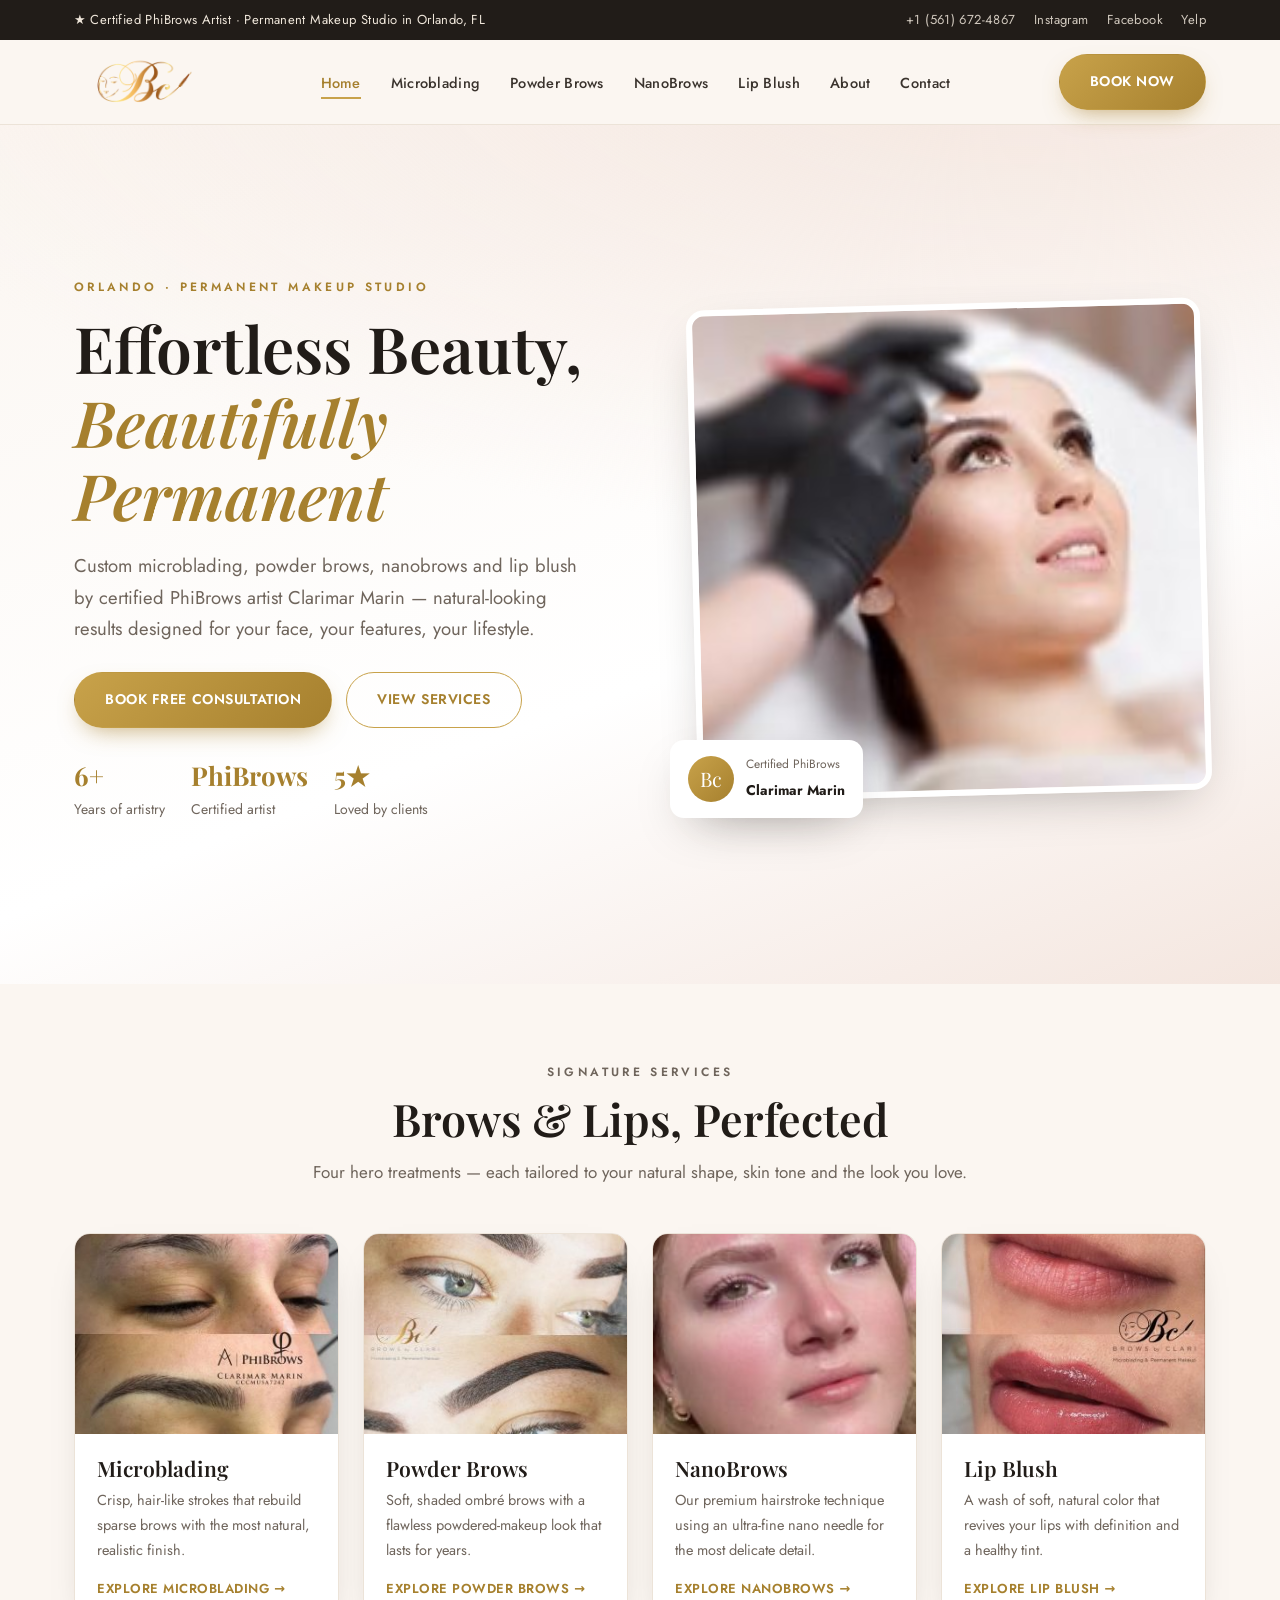
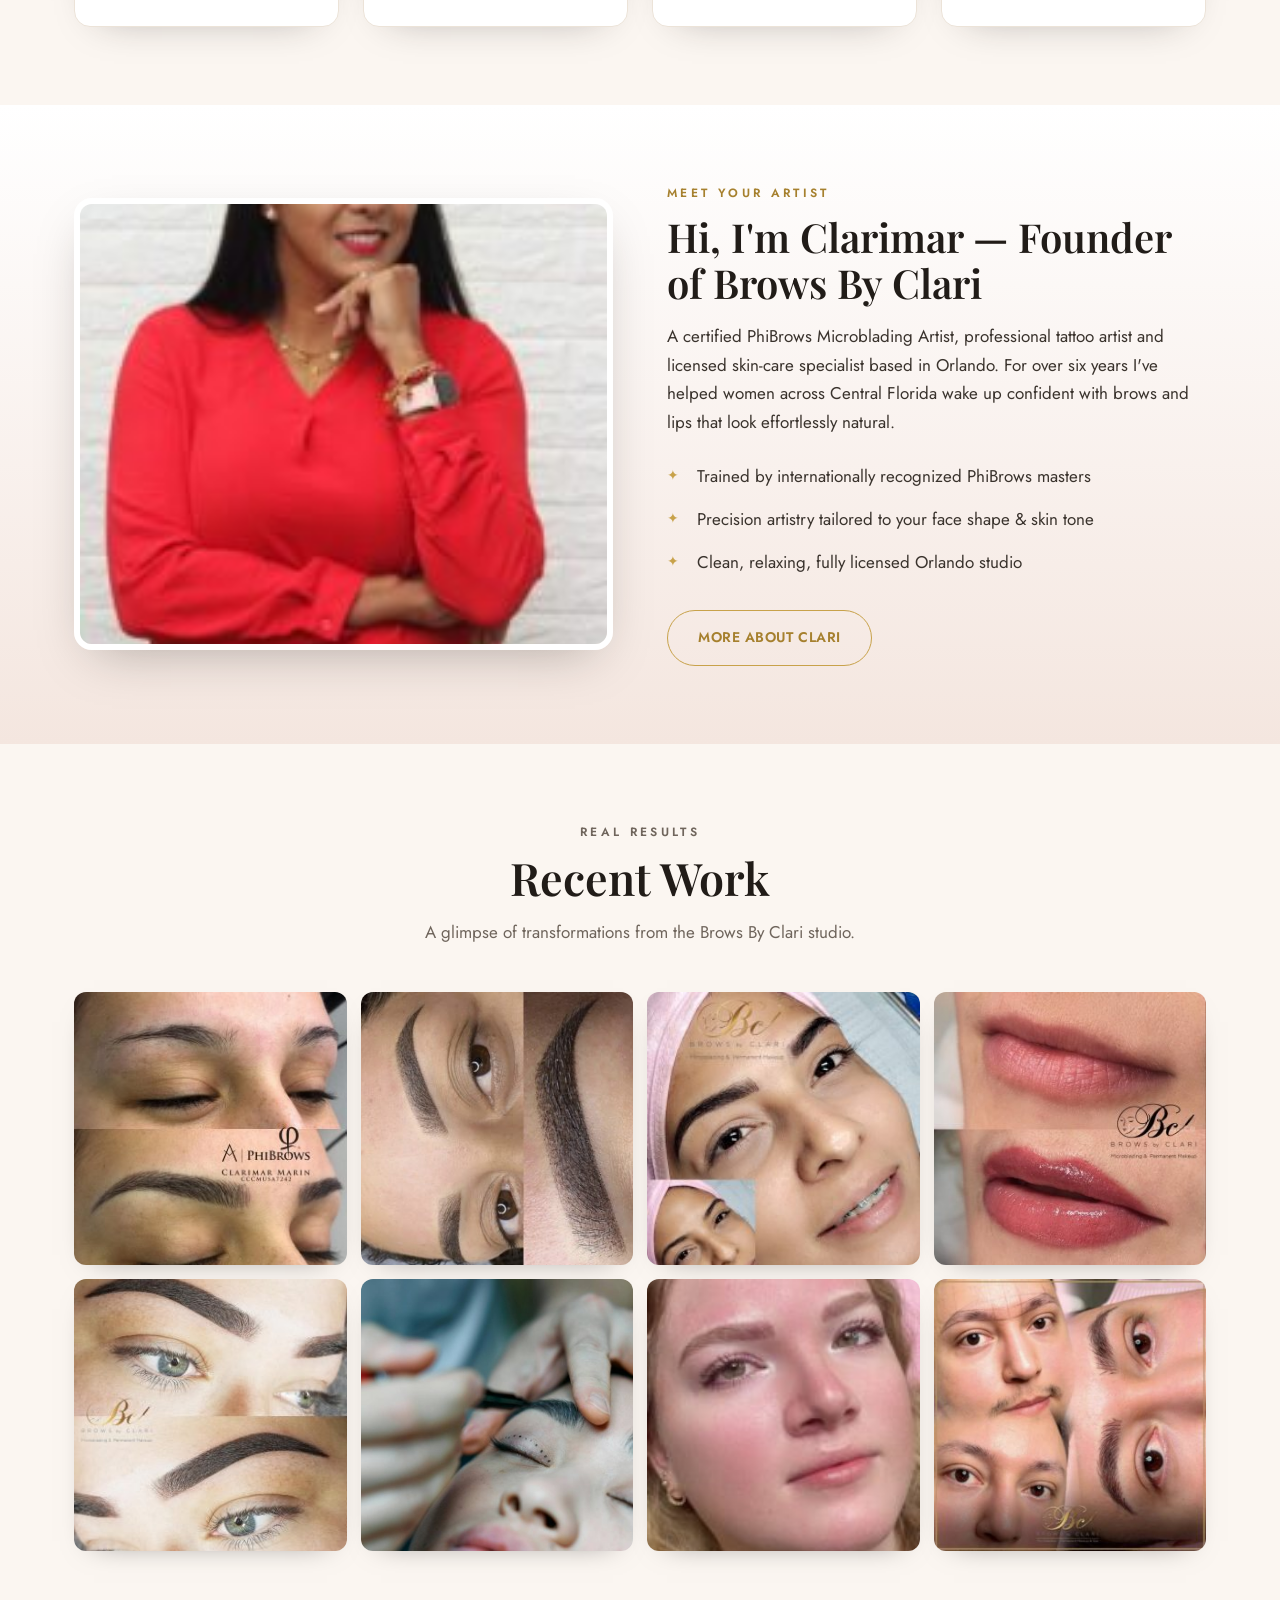
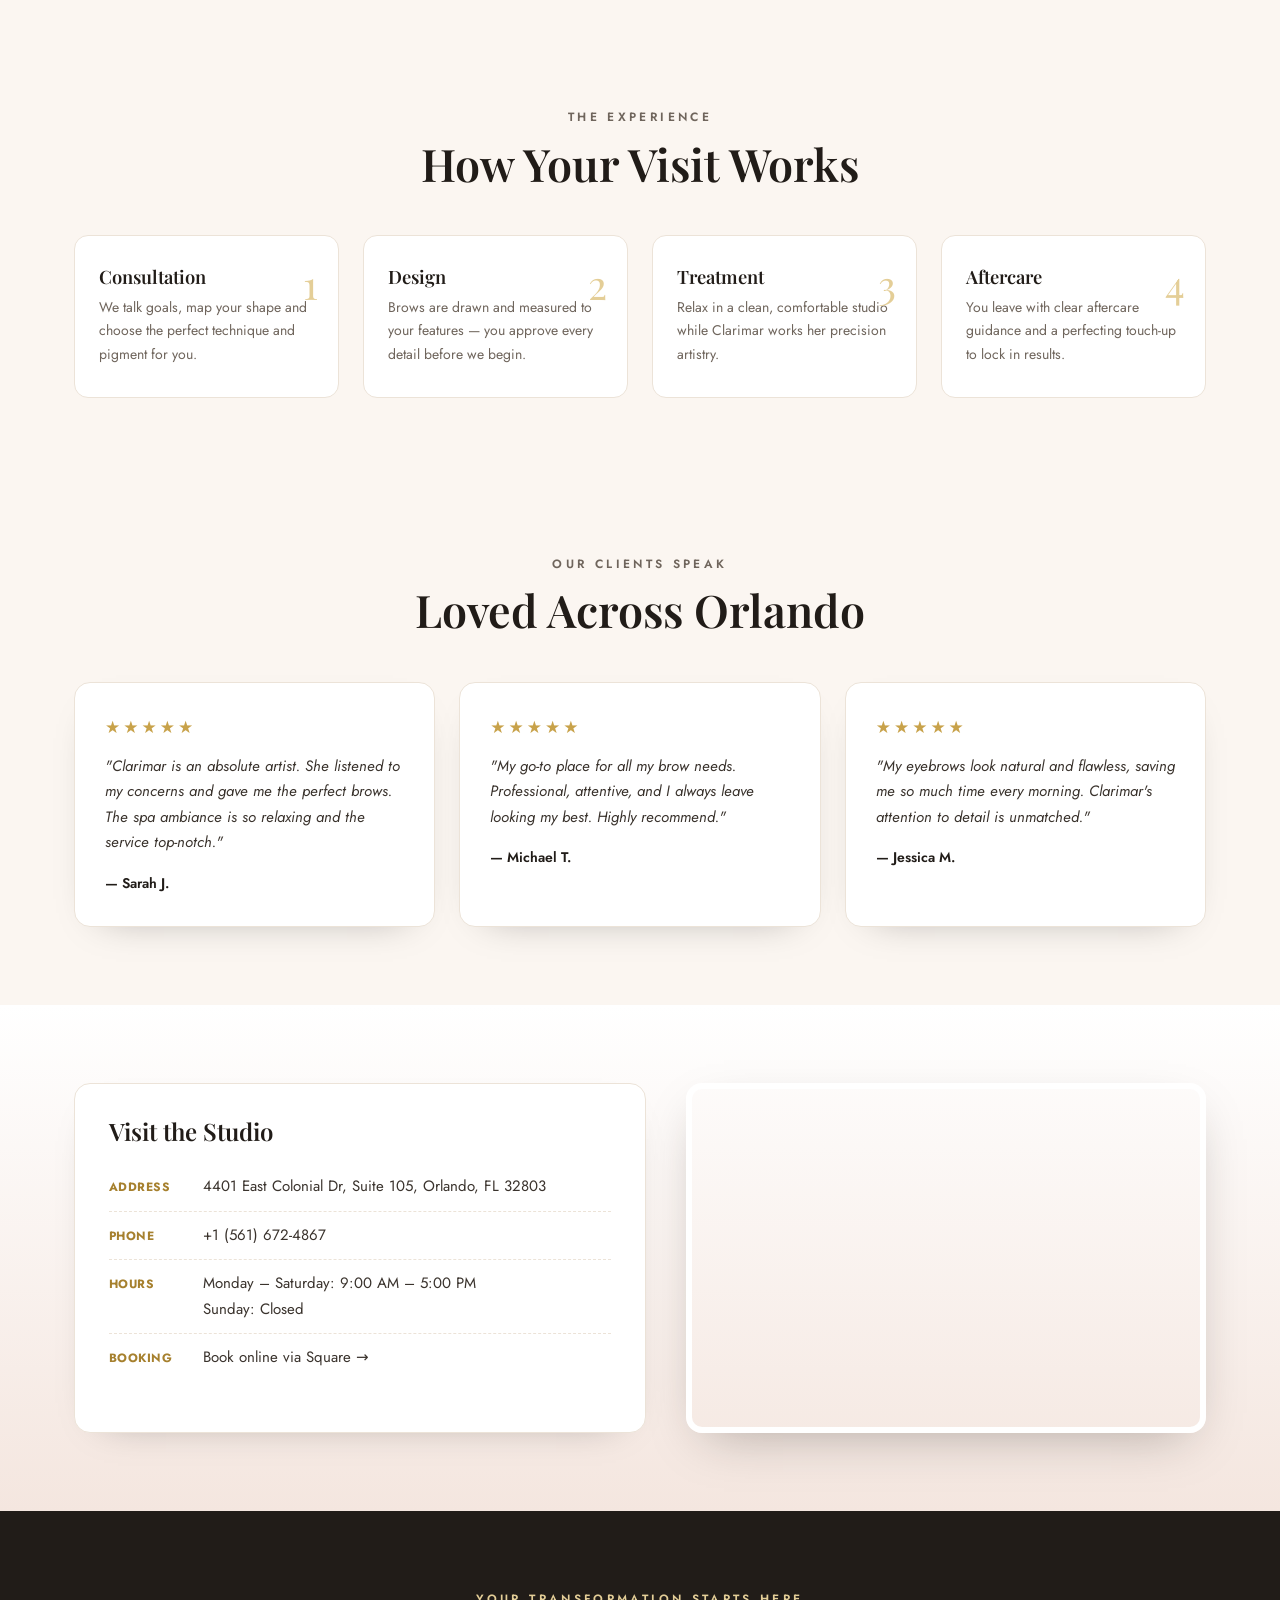
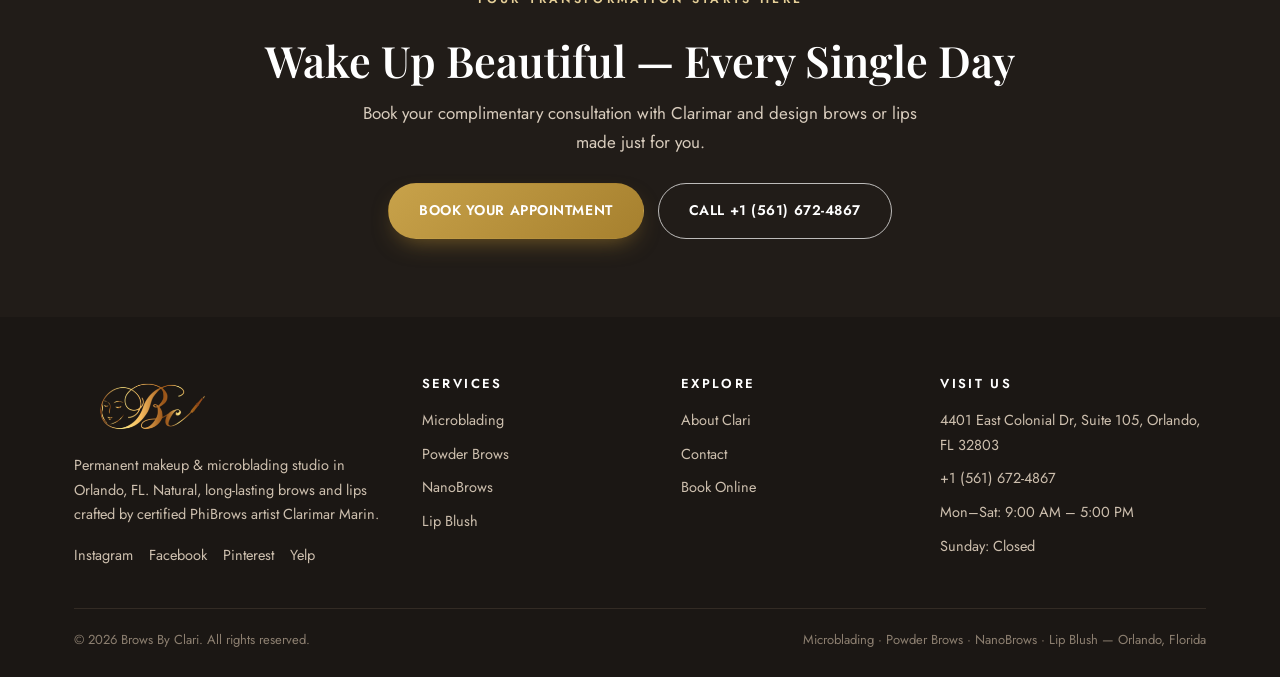
<file: index.html>
<!DOCTYPE html>
<html lang="en">
<head>
<meta charset="utf-8">
<meta name="viewport" content="width=device-width, initial-scale=1">
<title>Brows By Clari | Microblading &amp; Permanent Makeup in Orlando, FL</title>
<meta name="description" content="Award-worthy microblading, powder brows, nanobrows and lip blush in Orlando, FL. Certified PhiBrows artist Clarimar Marin. Book your free consultation today.">
<link rel="canonical" href="https://browsbyclari.com/">
<meta property="og:title" content="Brows By Clari | Microblading &amp; Permanent Makeup in Orlando, FL">
<meta property="og:description" content="Award-worthy microblading, powder brows, nanobrows and lip blush in Orlando, FL. Certified PhiBrows artist Clarimar Marin. Book your free consultation today.">
<meta property="og:type" content="website">
<meta property="og:locale" content="en_US">
<meta name="theme-color" content="#211c18">
<link rel="preconnect" href="https://fonts.googleapis.com">
<link rel="preconnect" href="https://fonts.gstatic.com" crossorigin>
<link href="https://fonts.googleapis.com/css2?family=Playfair+Display:ital,wght@0,500;0,600;1,500;1,600&family=Jost:wght@300;400;500;600&display=swap" rel="stylesheet">
<link rel="stylesheet" href="assets/css/style.css">
<link rel="icon" href="assets/img/logo.png">
<script type="application/ld+json">
{"@context":"https://schema.org","@type":"BeautySalon","name":"Brows By Clari",
"image":"https://browsbyclari.com/assets/img/studio.jpg","@id":"https://browsbyclari.com","url":"https://browsbyclari.com","telephone":"+15616724867",
"priceRange":"$$","address":{"@type":"PostalAddress","streetAddress":"4401 East Colonial Dr, Suite 105","addressLocality":"Orlando","addressRegion":"FL","postalCode":"32803","addressCountry":"US"},
"geo":{"@type":"GeoCoordinates","latitude":28.5520,"longitude":-81.3370},
"openingHoursSpecification":[{"@type":"OpeningHoursSpecification","dayOfWeek":["Monday","Tuesday","Wednesday","Thursday","Friday","Saturday"],"opens":"09:00","closes":"17:00"}],
"sameAs":["https://www.instagram.com/browsbyclari/","https://www.facebook.com/browsbyclari/","https://www.pinterest.com/browsbyclari/","https://www.yelp.com/biz/brows-by-clari-orlando"],
"founder":{"@type":"Person","name":"Clarimar Marin"},"areaServed":"Orlando, Florida"}
</script>
</head>
<body>

<div class="topbar"><div class="wrap">
  <span>★ Certified PhiBrows Artist · Permanent Makeup Studio in Orlando, FL</span>
  <span class="socials">
    <a href="tel:+15616724867">+1 (561) 672-4867</a>
    <a href="https://www.instagram.com/browsbyclari/" target="_blank" rel="noopener">Instagram</a>
    <a href="https://www.facebook.com/browsbyclari/" target="_blank" rel="noopener">Facebook</a>
    <a href="https://www.yelp.com/biz/brows-by-clari-orlando" target="_blank" rel="noopener">Yelp</a>
  </span>
</div></div>
<header class="site"><div class="wrap">
  <a class="brand" href="index.html"><img src="assets/img/logo.png" alt="Brows By Clari — permanent makeup studio in Orlando"></a>
  <nav class="main"><ul><li><a href="index.html" class="active">Home</a></li><li><a href="microblading-orlando.html" class="">Microblading</a></li><li><a href="powder-brows-orlando.html" class="">Powder Brows</a></li><li><a href="nano-brows-orlando.html" class="">NanoBrows</a></li><li><a href="lip-blush-orlando.html" class="">Lip Blush</a></li><li><a href="about.html" class="">About</a></li><li><a href="contact.html" class="">Contact</a></li></ul></nav>
  <div class="header-cta">
    <a class="btn btn-gold" href="https://book.squareup.com/appointments/3nykbosoj27nys/location/6EZ5XMT89V9V0/services" target="_blank" rel="noopener">Book Now</a>
    <button class="menu-toggle" aria-label="Open menu" onclick="document.getElementById('mnav').classList.toggle('open')">&#9776;</button>
  </div>
</div>
<div class="mobile-nav" id="mnav"><ul><li><a href="index.html">Home</a></li><li><a href="microblading-orlando.html">Microblading</a></li><li><a href="powder-brows-orlando.html">Powder Brows</a></li><li><a href="nano-brows-orlando.html">NanoBrows</a></li><li><a href="lip-blush-orlando.html">Lip Blush</a></li><li><a href="about.html">About</a></li><li><a href="contact.html">Contact</a></li><li><a class="btn btn-gold" href="https://book.squareup.com/appointments/3nykbosoj27nys/location/6EZ5XMT89V9V0/services" target="_blank" rel="noopener">Book Now</a></li></ul></div>
</header>

<section class="hero"><div class="wrap">
  <div class="hero-text">
    <p class="eyebrow">Orlando · Permanent Makeup Studio</p>
    <h1>Effortless Beauty,<br><em>Beautifully Permanent</em></h1>
    <p class="lead">Custom microblading, powder brows, nanobrows and lip blush by certified PhiBrows artist Clarimar Marin — natural-looking results designed for your face, your features, your lifestyle.</p>
    <div class="cta-row">
      <a class="btn btn-gold" href="https://book.squareup.com/appointments/3nykbosoj27nys/location/6EZ5XMT89V9V0/services" target="_blank" rel="noopener">Book Free Consultation</a>
      <a class="btn btn-outline" href="#services">View Services</a>
    </div>
    <div class="trust">
      <div><b>6+</b> Years of artistry</div>
      <div><b>PhiBrows</b> Certified artist</div>
      <div><b>5★</b> Loved by clients</div>
    </div>
  </div>
  <div class="hero-visual">
    <div class="frame"><img src="assets/img/hero-procedure.jpg" alt="Microblading treatment at Brows By Clari studio in Orlando"></div>
    <div class="hero-badge"><div class="seal">Bc</div><div><small>Certified PhiBrows</small><strong>Clarimar Marin</strong></div></div>
  </div>
</div></section>

<section id="services"><div class="wrap">
  <div class="section-head">
    <p class="eyebrow">Signature Services</p>
    <h2>Brows &amp; Lips, Perfected</h2>
    <p>Four hero treatments — each tailored to your natural shape, skin tone and the look you love.</p>
  </div>
  <div class="svc-grid">
    <div class="svc-card"><div class="ph"><img src="assets/img/microblading.jpg" alt="Microblading hairstroke brows in Orlando"></div>
      <div class="body"><h3>Microblading</h3><p>Crisp, hair-like strokes that rebuild sparse brows with the most natural, realistic finish.</p><a class="more" href="microblading-orlando.html">Explore Microblading →</a></div></div>
    <div class="svc-card"><div class="ph"><img src="assets/img/powder-brows.jpg" alt="Powder ombre brows in Orlando"></div>
      <div class="body"><h3>Powder Brows</h3><p>Soft, shaded ombré brows with a flawless powdered-makeup look that lasts for years.</p><a class="more" href="powder-brows-orlando.html">Explore Powder Brows →</a></div></div>
    <div class="svc-card"><div class="ph"><img src="assets/img/nano-brows.jpg" alt="Nano brows hairstrokes in Orlando"></div>
      <div class="body"><h3>NanoBrows</h3><p>Our premium hairstroke technique using an ultra-fine nano needle for the most delicate detail.</p><a class="more" href="nano-brows-orlando.html">Explore NanoBrows →</a></div></div>
    <div class="svc-card"><div class="ph"><img src="assets/img/lip-blush.jpg" alt="Lip blush permanent makeup in Orlando"></div>
      <div class="body"><h3>Lip Blush</h3><p>A wash of soft, natural color that revives your lips with definition and a healthy tint.</p><a class="more" href="lip-blush-orlando.html">Explore Lip Blush →</a></div></div>
  </div>
</div></section>

<section class="bg-blush"><div class="wrap split rev">
  <div class="media"><img src="assets/img/clarimar-portrait.jpg" alt="Clarimar Marin, certified PhiBrows artist and founder of Brows By Clari"></div>
  <div class="txt">
    <p class="eyebrow">Meet Your Artist</p>
    <h2>Hi, I'm Clarimar — Founder of Brows By Clari</h2>
    <p class="prose">A certified PhiBrows Microblading Artist, professional tattoo artist and licensed skin-care specialist based in Orlando. For over six years I've helped women across Central Florida wake up confident with brows and lips that look effortlessly natural.</p>
    <ul class="checks">
      <li>Trained by internationally recognized PhiBrows masters</li>
      <li>Precision artistry tailored to your face shape &amp; skin tone</li>
      <li>Clean, relaxing, fully licensed Orlando studio</li>
    </ul>
    <a class="btn btn-outline" href="about.html">More About Clari</a>
  </div>
</div></section>

<section><div class="wrap">
  <div class="section-head"><p class="eyebrow">Real Results</p><h2>Recent Work</h2><p>A glimpse of transformations from the Brows By Clari studio.</p></div>
  <div class="gallery">
    <a href="assets/img/microblading.jpg" target="_blank"><img src="assets/img/microblading.jpg" alt="Microblading before and after, Orlando"></a>
    <a href="assets/img/powder-brows-2.jpg" target="_blank"><img src="assets/img/powder-brows-2.jpg" alt="Powder ombre brows result, Orlando"></a>
    <a href="assets/img/nano-brows-2.jpg" target="_blank"><img src="assets/img/nano-brows-2.jpg" alt="Nano brows result, Orlando"></a>
    <a href="assets/img/lip-blush.jpg" target="_blank"><img src="assets/img/lip-blush.jpg" alt="Lip blush before and after, Orlando"></a>
    <a href="assets/img/powder-brows.jpg" target="_blank"><img src="assets/img/powder-brows.jpg" alt="Ombre brows result, Orlando"></a>
    <a href="assets/img/microblading-process.jpg" target="_blank"><img src="assets/img/microblading-process.jpg" alt="Microblading mapping process, Orlando"></a>
    <a href="assets/img/nano-brows.jpg" target="_blank"><img src="assets/img/nano-brows.jpg" alt="Natural hairstroke brows, Orlando"></a>
    <a href="assets/img/gallery-1.jpg" target="_blank"><img src="assets/img/gallery-1.jpg" alt="Permanent makeup brows result, Orlando"></a>
  </div>
</div></section>

<section class="bg-cream"><div class="wrap">
  <div class="section-head"><p class="eyebrow">The Experience</p><h2>How Your Visit Works</h2></div>
  <div class="steps">
    <div class="step"><h4>Consultation</h4><p>We talk goals, map your shape and choose the perfect technique and pigment for you.</p></div>
    <div class="step"><h4>Design</h4><p>Brows are drawn and measured to your features — you approve every detail before we begin.</p></div>
    <div class="step"><h4>Treatment</h4><p>Relax in a clean, comfortable studio while Clarimar works her precision artistry.</p></div>
    <div class="step"><h4>Aftercare</h4><p>You leave with clear aftercare guidance and a perfecting touch-up to lock in results.</p></div>
  </div>
</div></section>

<section><div class="wrap">
  <div class="section-head"><p class="eyebrow">Our Clients Speak</p><h2>Loved Across Orlando</h2></div>
  <div class="tgrid">
    <div class="tcard"><div class="stars">★★★★★</div><p>"Clarimar is an absolute artist. She listened to my concerns and gave me the perfect brows. The spa ambiance is so relaxing and the service top-notch."</p><div class="who">— Sarah J.</div></div>
    <div class="tcard"><div class="stars">★★★★★</div><p>"My go-to place for all my brow needs. Professional, attentive, and I always leave looking my best. Highly recommend."</p><div class="who">— Michael T.</div></div>
    <div class="tcard"><div class="stars">★★★★★</div><p>"My eyebrows look natural and flawless, saving me so much time every morning. Clarimar's attention to detail is unmatched."</p><div class="who">— Jessica M.</div></div>
  </div>
</div></section>

<section class="bg-blush"><div class="wrap info-grid">
  <div class="info-card">
    <h3>Visit the Studio</h3>
    <ul class="info-list">
      <li><span class="ic">Address</span><span>4401 East Colonial Dr, Suite 105, Orlando, FL 32803</span></li>
      <li><span class="ic">Phone</span><span><a href="tel:+15616724867">+1 (561) 672-4867</a></span></li>
      <li><span class="ic">Hours</span><span>Monday – Saturday: 9:00 AM – 5:00 PM<br>Sunday: Closed</span></li>
      <li><span class="ic">Booking</span><span><a href="https://book.squareup.com/appointments/3nykbosoj27nys/location/6EZ5XMT89V9V0/services" target="_blank" rel="noopener">Book online via Square →</a></span></li>
    </ul>
  </div>
  <div class="map-embed"><iframe src="https://maps.google.com/maps?q=4401%20East%20Colonial%20Dr.%20Orlando%20Florida%2032803%20Suite%20105&t=m&z=15&output=embed&iwloc=near" loading="lazy" title="Brows By Clari location in Orlando"></iframe></div>
</div></section>


<section class="cta-band"><div class="wrap">
  <p class="eyebrow" style="color:var(--gold-soft)">Your transformation starts here</p>
  <h2>Wake Up Beautiful — Every Single Day</h2>
  <p>Book your complimentary consultation with Clarimar and design brows or lips made just for you.</p>
  <div style="display:flex;gap:14px;justify-content:center;flex-wrap:wrap">
    <a class="btn btn-gold" href="https://book.squareup.com/appointments/3nykbosoj27nys/location/6EZ5XMT89V9V0/services" target="_blank" rel="noopener">Book Your Appointment</a>
    <a class="btn btn-ghost" href="tel:+15616724867">Call +1 (561) 672-4867</a>
  </div>
</div></section>

<footer class="site"><div class="wrap">
  <div class="cols">
    <div>
      <img class="flogo" src="assets/img/logo.png" alt="Brows By Clari">
      <p>Permanent makeup &amp; microblading studio in Orlando, FL. Natural, long-lasting brows and lips crafted by certified PhiBrows artist Clarimar Marin.</p>
      <div class="socials" style="margin-top:16px">
        <a href="https://www.instagram.com/browsbyclari/" target="_blank" rel="noopener">Instagram</a>
        <a href="https://www.facebook.com/browsbyclari/" target="_blank" rel="noopener">Facebook</a>
        <a href="https://www.pinterest.com/browsbyclari/" target="_blank" rel="noopener">Pinterest</a>
        <a href="https://www.yelp.com/biz/brows-by-clari-orlando" target="_blank" rel="noopener">Yelp</a>
      </div>
    </div>
    <div><h4>Services</h4><ul><li><a href="microblading-orlando.html">Microblading</a></li><li><a href="powder-brows-orlando.html">Powder Brows</a></li><li><a href="nano-brows-orlando.html">NanoBrows</a></li><li><a href="lip-blush-orlando.html">Lip Blush</a></li></ul></div>
    <div><h4>Explore</h4><ul>
      <li><a href="about.html">About Clari</a></li>
      <li><a href="contact.html">Contact</a></li>
      <li><a href="https://book.squareup.com/appointments/3nykbosoj27nys/location/6EZ5XMT89V9V0/services" target="_blank" rel="noopener">Book Online</a></li>
    </ul></div>
    <div><h4>Visit Us</h4><ul>
      <li>4401 East Colonial Dr, Suite 105, Orlando, FL 32803</li>
      <li><a href="tel:+15616724867">+1 (561) 672-4867</a></li>
      <li>Mon–Sat: 9:00 AM – 5:00 PM</li>
      <li>Sunday: Closed</li>
    </ul></div>
  </div>
  <div class="foot-bottom">
    <span>© 2026 Brows By Clari. All rights reserved.</span>
    <span>Microblading · Powder Brows · NanoBrows · Lip Blush — Orlando, Florida</span>
  </div>
</div></footer>
</body></html>
</file>
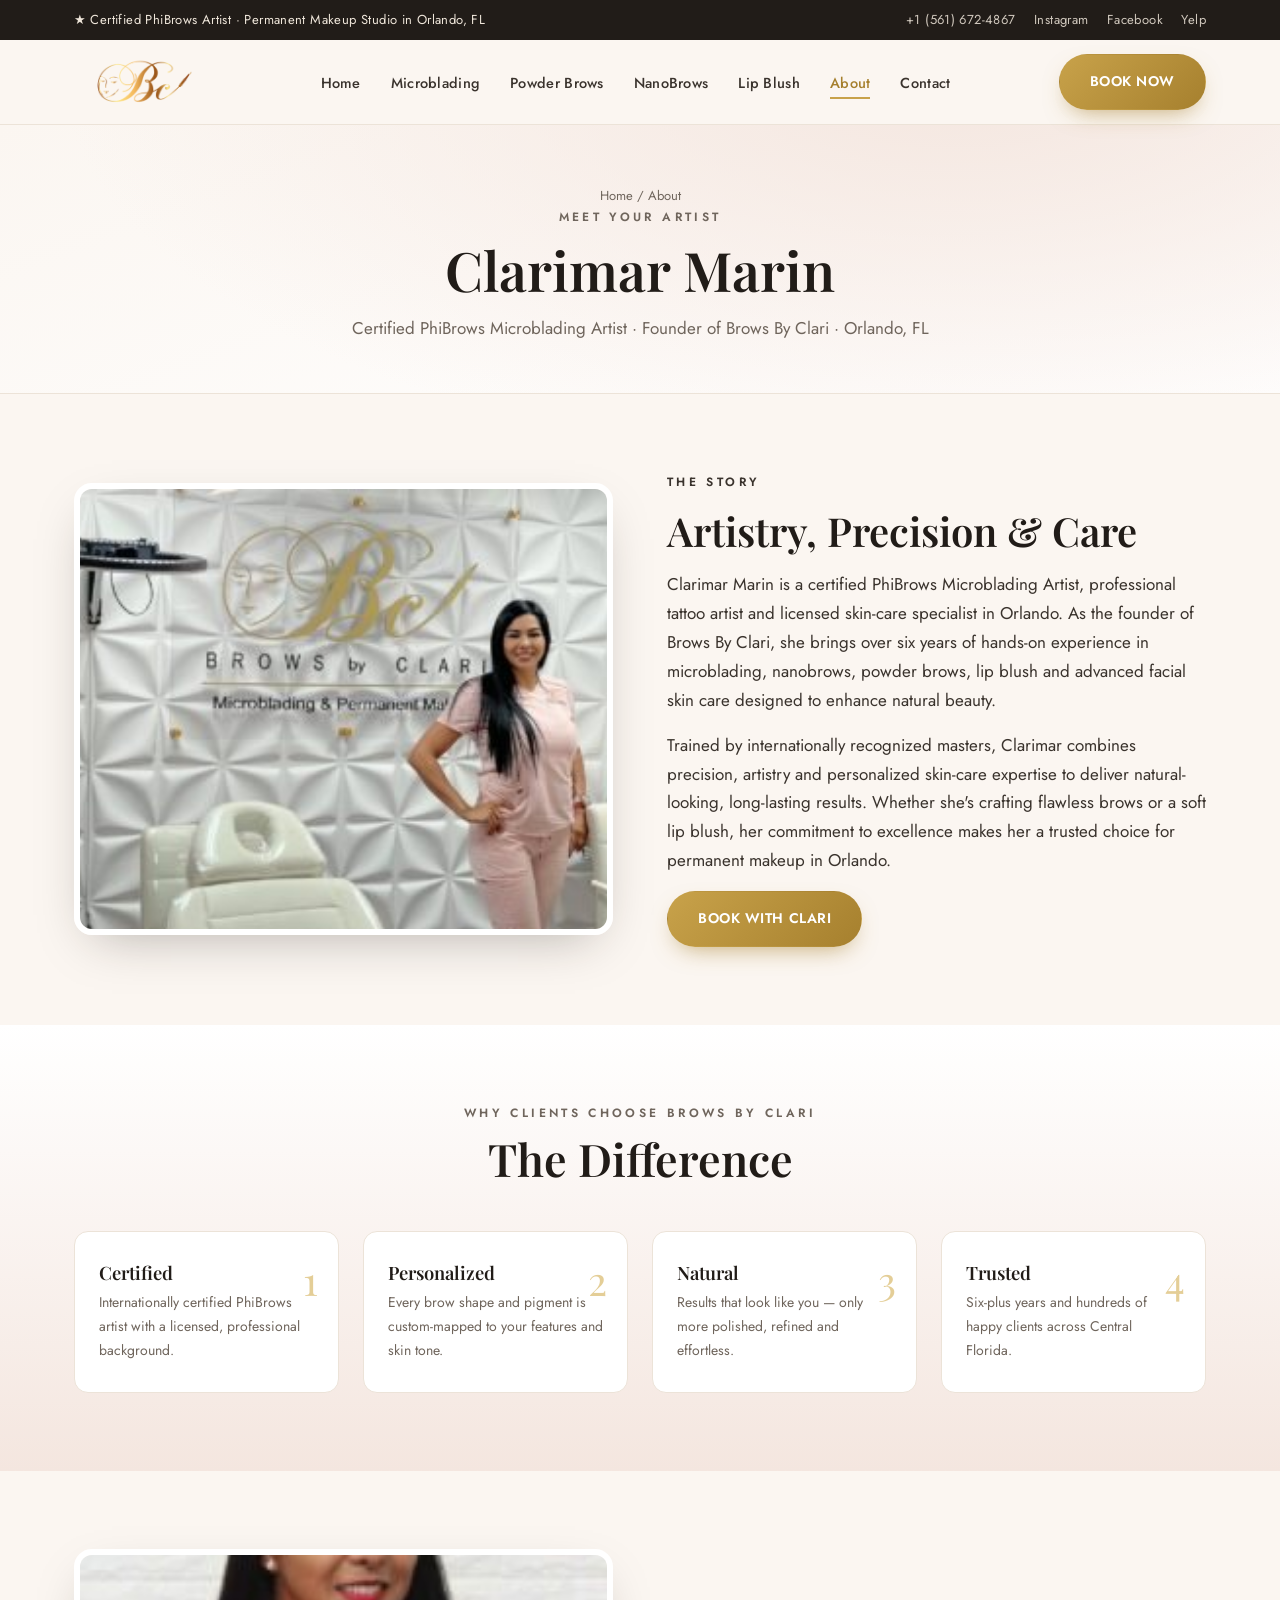
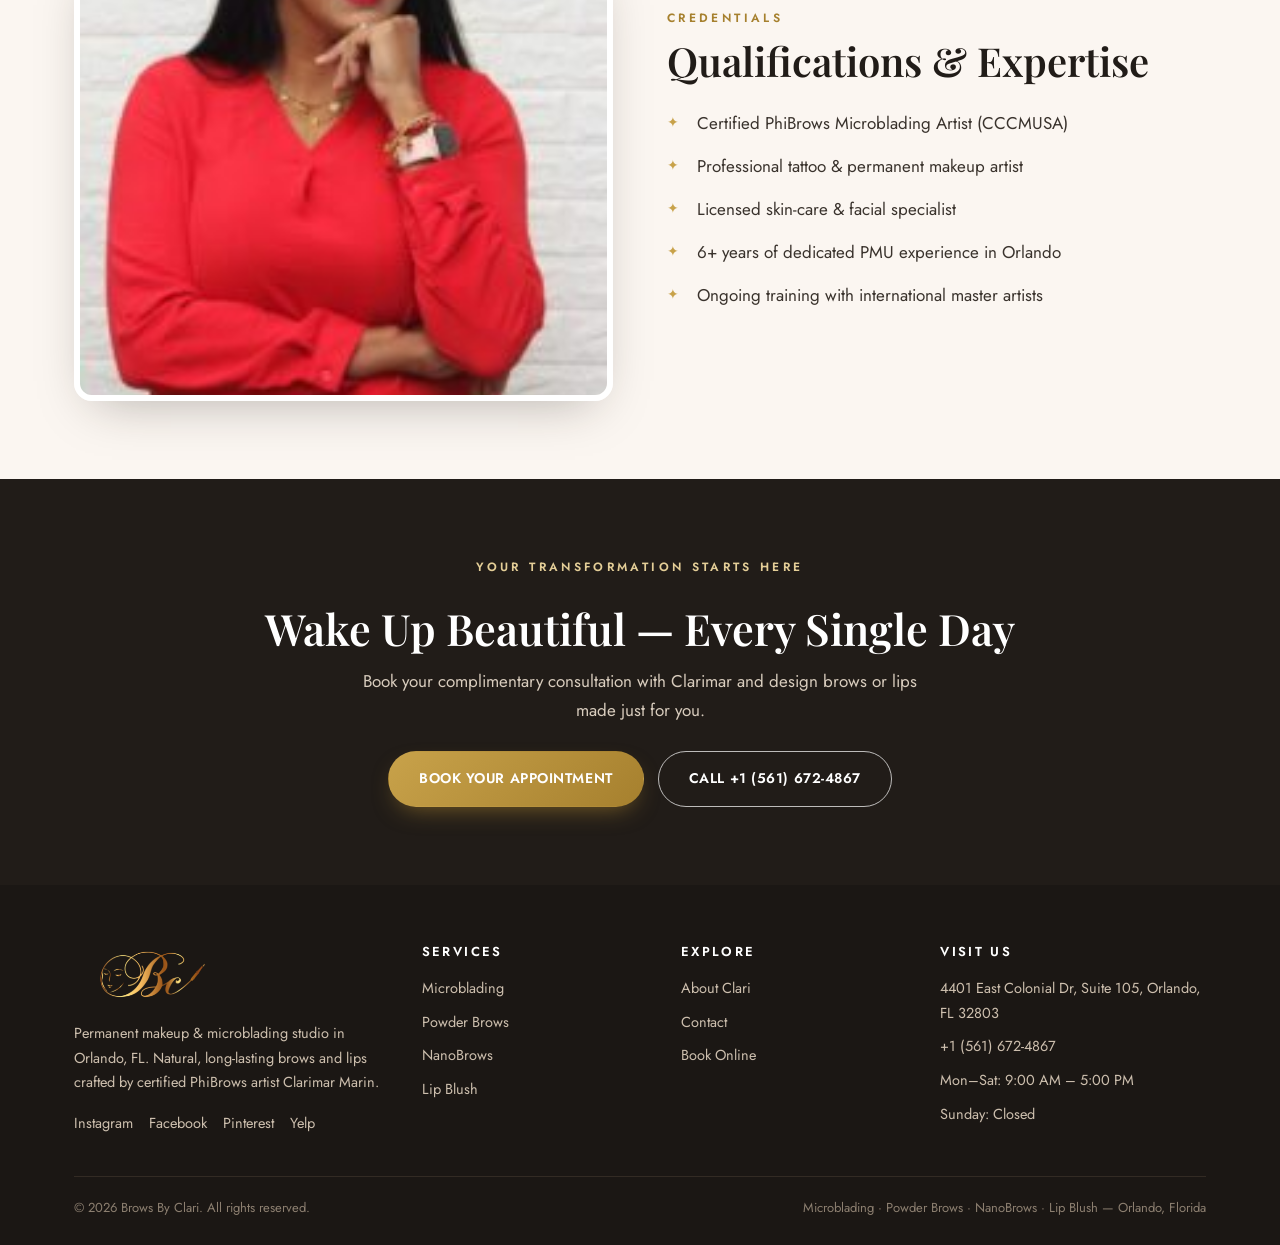
<file: about.html>
<!DOCTYPE html>
<html lang="en">
<head>
<meta charset="utf-8">
<meta name="viewport" content="width=device-width, initial-scale=1">
<title>About Clarimar Marin | Brows By Clari — Orlando PMU Artist</title>
<meta name="description" content="Meet Clarimar Marin, certified PhiBrows microblading artist and founder of Brows By Clari in Orlando, FL. Six-plus years of permanent makeup artistry.">
<link rel="canonical" href="https://browsbyclari.com/about/">
<meta property="og:title" content="About Clarimar Marin | Brows By Clari — Orlando PMU Artist">
<meta property="og:description" content="Meet Clarimar Marin, certified PhiBrows microblading artist and founder of Brows By Clari in Orlando, FL. Six-plus years of permanent makeup artistry.">
<meta property="og:type" content="website">
<meta property="og:locale" content="en_US">
<meta name="theme-color" content="#211c18">
<link rel="preconnect" href="https://fonts.googleapis.com">
<link rel="preconnect" href="https://fonts.gstatic.com" crossorigin>
<link href="https://fonts.googleapis.com/css2?family=Playfair+Display:ital,wght@0,500;0,600;1,500;1,600&family=Jost:wght@300;400;500;600&display=swap" rel="stylesheet">
<link rel="stylesheet" href="assets/css/style.css">
<link rel="icon" href="assets/img/logo.png">
<script type="application/ld+json">
{"@context":"https://schema.org","@type":"BeautySalon","name":"Brows By Clari",
"image":"https://browsbyclari.com/assets/img/studio.jpg","@id":"https://browsbyclari.com","url":"https://browsbyclari.com","telephone":"+15616724867",
"priceRange":"$$","address":{"@type":"PostalAddress","streetAddress":"4401 East Colonial Dr, Suite 105","addressLocality":"Orlando","addressRegion":"FL","postalCode":"32803","addressCountry":"US"},
"geo":{"@type":"GeoCoordinates","latitude":28.5520,"longitude":-81.3370},
"openingHoursSpecification":[{"@type":"OpeningHoursSpecification","dayOfWeek":["Monday","Tuesday","Wednesday","Thursday","Friday","Saturday"],"opens":"09:00","closes":"17:00"}],
"sameAs":["https://www.instagram.com/browsbyclari/","https://www.facebook.com/browsbyclari/","https://www.pinterest.com/browsbyclari/","https://www.yelp.com/biz/brows-by-clari-orlando"],
"founder":{"@type":"Person","name":"Clarimar Marin"},"areaServed":"Orlando, Florida"}
</script><script type="application/ld+json">
{"@context":"https://schema.org","@type":"BreadcrumbList","itemListElement":[{"@type":"ListItem","position":1,"name":"Home","item":"https://browsbyclari.com/"},{"@type":"ListItem","position":2,"name":"About","item":"https://browsbyclari.com/about/"}]}
</script>
</head>
<body>

<div class="topbar"><div class="wrap">
  <span>★ Certified PhiBrows Artist · Permanent Makeup Studio in Orlando, FL</span>
  <span class="socials">
    <a href="tel:+15616724867">+1 (561) 672-4867</a>
    <a href="https://www.instagram.com/browsbyclari/" target="_blank" rel="noopener">Instagram</a>
    <a href="https://www.facebook.com/browsbyclari/" target="_blank" rel="noopener">Facebook</a>
    <a href="https://www.yelp.com/biz/brows-by-clari-orlando" target="_blank" rel="noopener">Yelp</a>
  </span>
</div></div>
<header class="site"><div class="wrap">
  <a class="brand" href="index.html"><img src="assets/img/logo.png" alt="Brows By Clari — permanent makeup studio in Orlando"></a>
  <nav class="main"><ul><li><a href="index.html" class="">Home</a></li><li><a href="microblading-orlando.html" class="">Microblading</a></li><li><a href="powder-brows-orlando.html" class="">Powder Brows</a></li><li><a href="nano-brows-orlando.html" class="">NanoBrows</a></li><li><a href="lip-blush-orlando.html" class="">Lip Blush</a></li><li><a href="about.html" class="active">About</a></li><li><a href="contact.html" class="">Contact</a></li></ul></nav>
  <div class="header-cta">
    <a class="btn btn-gold" href="https://book.squareup.com/appointments/3nykbosoj27nys/location/6EZ5XMT89V9V0/services" target="_blank" rel="noopener">Book Now</a>
    <button class="menu-toggle" aria-label="Open menu" onclick="document.getElementById('mnav').classList.toggle('open')">&#9776;</button>
  </div>
</div>
<div class="mobile-nav" id="mnav"><ul><li><a href="index.html">Home</a></li><li><a href="microblading-orlando.html">Microblading</a></li><li><a href="powder-brows-orlando.html">Powder Brows</a></li><li><a href="nano-brows-orlando.html">NanoBrows</a></li><li><a href="lip-blush-orlando.html">Lip Blush</a></li><li><a href="about.html">About</a></li><li><a href="contact.html">Contact</a></li><li><a class="btn btn-gold" href="https://book.squareup.com/appointments/3nykbosoj27nys/location/6EZ5XMT89V9V0/services" target="_blank" rel="noopener">Book Now</a></li></ul></div>
</header>

<section class="page-hero"><div class="wrap">
  <p class="breadcrumb"><a href="index.html">Home</a> / About</p>
  <p class="eyebrow">Meet Your Artist</p>
  <h1>Clarimar Marin</h1>
  <p>Certified PhiBrows Microblading Artist · Founder of Brows By Clari · Orlando, FL</p>
</div></section>

<section><div class="wrap split">
  <div class="media"><img src="assets/img/studio.jpg" alt="Clarimar Marin in the Brows By Clari studio in Orlando"></div>
  <div class="txt prose">
    <p class="eyebrow">The Story</p>
    <h2>Artistry, Precision &amp; Care</h2>
    <p>Clarimar Marin is a certified PhiBrows Microblading Artist, professional tattoo artist and licensed skin-care specialist in Orlando. As the founder of Brows By Clari, she brings over six years of hands-on experience in microblading, nanobrows, powder brows, lip blush and advanced facial skin care designed to enhance natural beauty.</p>
    <p>Trained by internationally recognized masters, Clarimar combines precision, artistry and personalized skin-care expertise to deliver natural-looking, long-lasting results. Whether she's crafting flawless brows or a soft lip blush, her commitment to excellence makes her a trusted choice for permanent makeup in Orlando.</p>
    <a class="btn btn-gold" href="https://book.squareup.com/appointments/3nykbosoj27nys/location/6EZ5XMT89V9V0/services" target="_blank" rel="noopener">Book With Clari</a>
  </div>
</div></section>

<section class="bg-blush"><div class="wrap">
  <div class="section-head"><p class="eyebrow">Why Clients Choose Brows By Clari</p><h2>The Difference</h2></div>
  <div class="steps">
    <div class="step"><h4>Certified</h4><p>Internationally certified PhiBrows artist with a licensed, professional background.</p></div>
    <div class="step"><h4>Personalized</h4><p>Every brow shape and pigment is custom-mapped to your features and skin tone.</p></div>
    <div class="step"><h4>Natural</h4><p>Results that look like you — only more polished, refined and effortless.</p></div>
    <div class="step"><h4>Trusted</h4><p>Six-plus years and hundreds of happy clients across Central Florida.</p></div>
  </div>
</div></section>

<section><div class="wrap split rev">
  <div class="media"><img src="assets/img/clarimar-portrait.jpg" alt="Portrait of Clarimar Marin, founder of Brows By Clari"></div>
  <div class="txt">
    <p class="eyebrow">Credentials</p>
    <h2>Qualifications &amp; Expertise</h2>
    <ul class="checks">
      <li>Certified PhiBrows Microblading Artist (CCCMUSA)</li>
      <li>Professional tattoo &amp; permanent makeup artist</li>
      <li>Licensed skin-care &amp; facial specialist</li>
      <li>6+ years of dedicated PMU experience in Orlando</li>
      <li>Ongoing training with international master artists</li>
    </ul>
  </div>
</div></section>


<section class="cta-band"><div class="wrap">
  <p class="eyebrow" style="color:var(--gold-soft)">Your transformation starts here</p>
  <h2>Wake Up Beautiful — Every Single Day</h2>
  <p>Book your complimentary consultation with Clarimar and design brows or lips made just for you.</p>
  <div style="display:flex;gap:14px;justify-content:center;flex-wrap:wrap">
    <a class="btn btn-gold" href="https://book.squareup.com/appointments/3nykbosoj27nys/location/6EZ5XMT89V9V0/services" target="_blank" rel="noopener">Book Your Appointment</a>
    <a class="btn btn-ghost" href="tel:+15616724867">Call +1 (561) 672-4867</a>
  </div>
</div></section>

<footer class="site"><div class="wrap">
  <div class="cols">
    <div>
      <img class="flogo" src="assets/img/logo.png" alt="Brows By Clari">
      <p>Permanent makeup &amp; microblading studio in Orlando, FL. Natural, long-lasting brows and lips crafted by certified PhiBrows artist Clarimar Marin.</p>
      <div class="socials" style="margin-top:16px">
        <a href="https://www.instagram.com/browsbyclari/" target="_blank" rel="noopener">Instagram</a>
        <a href="https://www.facebook.com/browsbyclari/" target="_blank" rel="noopener">Facebook</a>
        <a href="https://www.pinterest.com/browsbyclari/" target="_blank" rel="noopener">Pinterest</a>
        <a href="https://www.yelp.com/biz/brows-by-clari-orlando" target="_blank" rel="noopener">Yelp</a>
      </div>
    </div>
    <div><h4>Services</h4><ul><li><a href="microblading-orlando.html">Microblading</a></li><li><a href="powder-brows-orlando.html">Powder Brows</a></li><li><a href="nano-brows-orlando.html">NanoBrows</a></li><li><a href="lip-blush-orlando.html">Lip Blush</a></li></ul></div>
    <div><h4>Explore</h4><ul>
      <li><a href="about.html">About Clari</a></li>
      <li><a href="contact.html">Contact</a></li>
      <li><a href="https://book.squareup.com/appointments/3nykbosoj27nys/location/6EZ5XMT89V9V0/services" target="_blank" rel="noopener">Book Online</a></li>
    </ul></div>
    <div><h4>Visit Us</h4><ul>
      <li>4401 East Colonial Dr, Suite 105, Orlando, FL 32803</li>
      <li><a href="tel:+15616724867">+1 (561) 672-4867</a></li>
      <li>Mon–Sat: 9:00 AM – 5:00 PM</li>
      <li>Sunday: Closed</li>
    </ul></div>
  </div>
  <div class="foot-bottom">
    <span>© 2026 Brows By Clari. All rights reserved.</span>
    <span>Microblading · Powder Brows · NanoBrows · Lip Blush — Orlando, Florida</span>
  </div>
</div></footer>
</body></html>
</file>
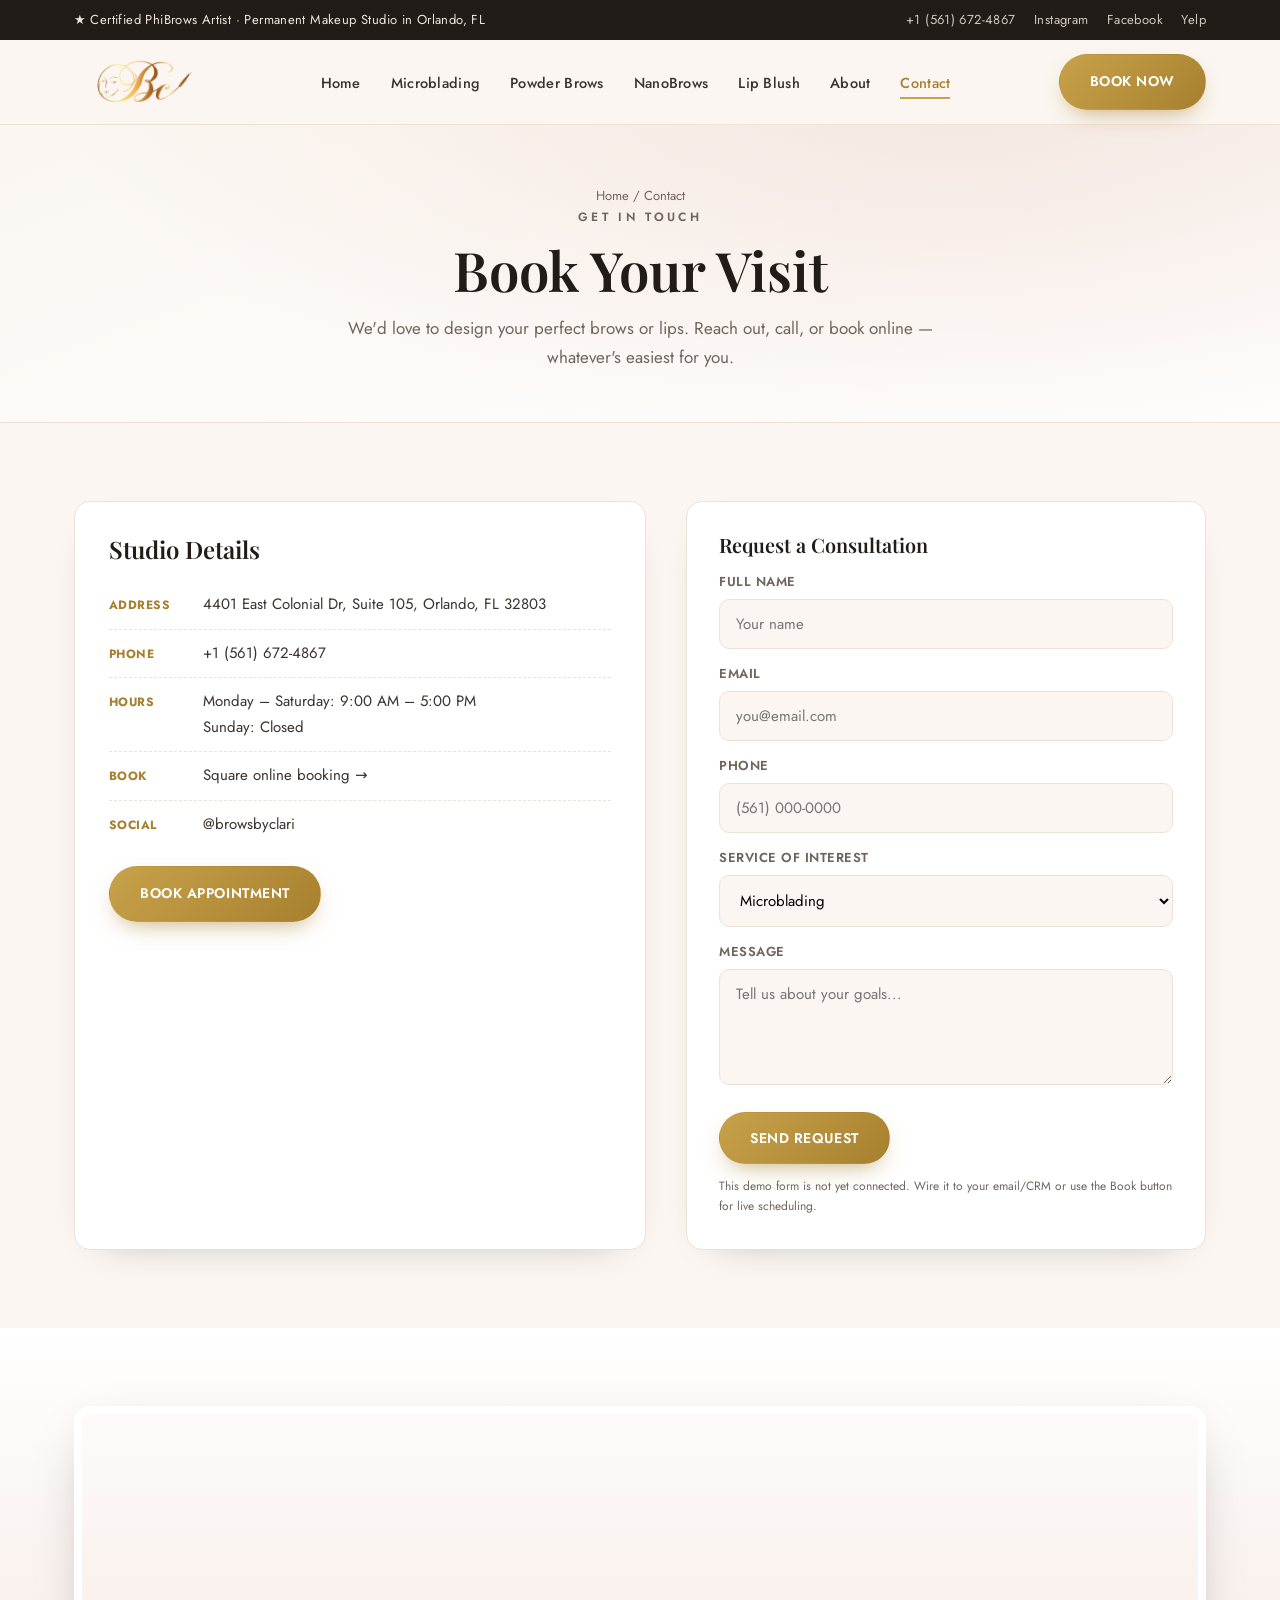
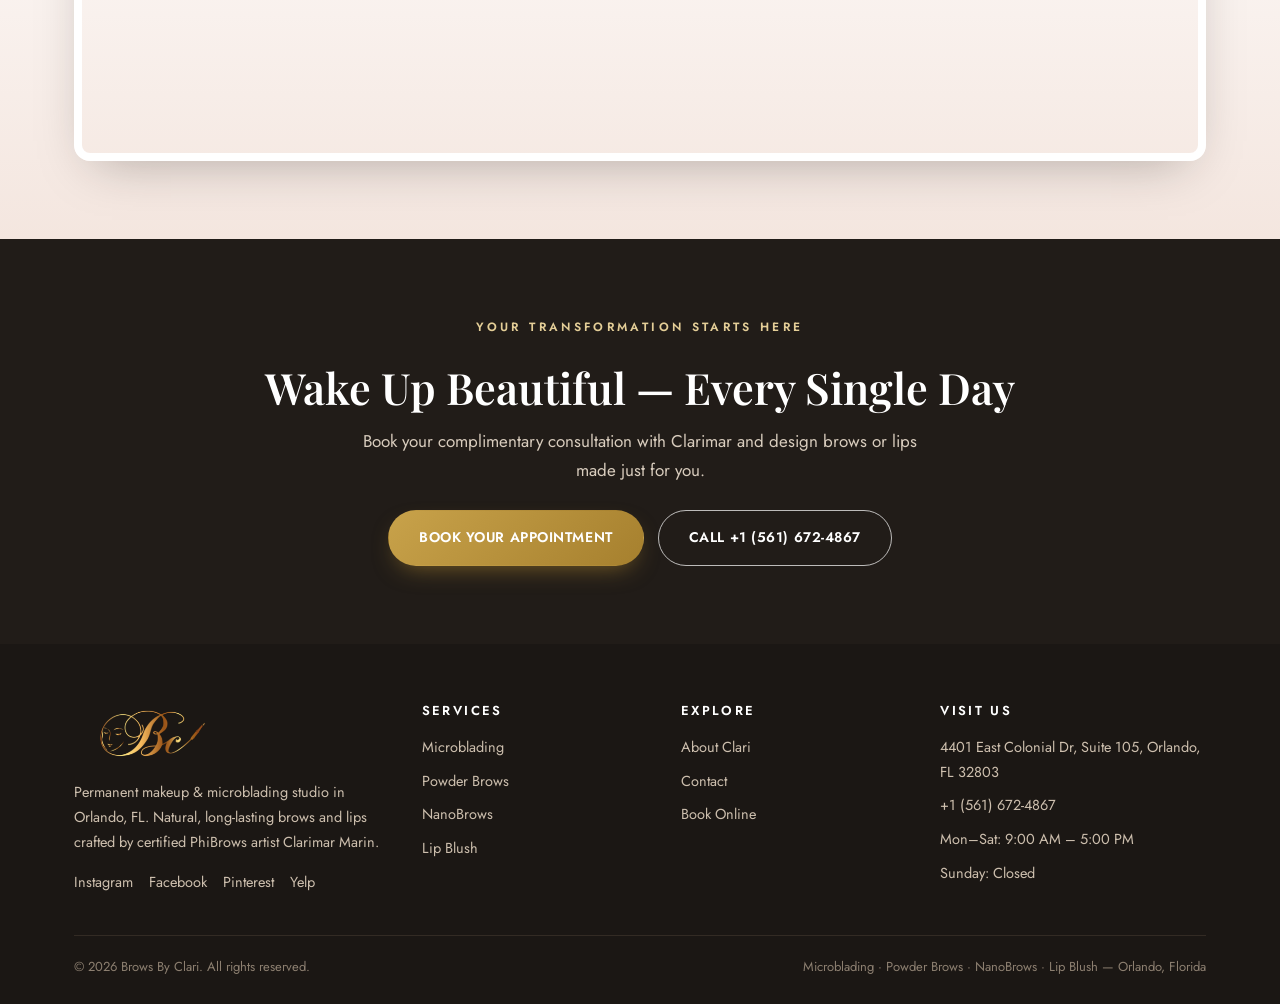
<file: contact.html>
<!DOCTYPE html>
<html lang="en">
<head>
<meta charset="utf-8">
<meta name="viewport" content="width=device-width, initial-scale=1">
<title>Contact Brows By Clari | Microblading Studio in Orlando, FL</title>
<meta name="description" content="Visit Brows By Clari at 4401 East Colonial Dr, Suite 105, Orlando, FL 32803. Call +1 (561) 672-4867 or book your permanent makeup appointment online.">
<link rel="canonical" href="https://browsbyclari.com/contact/">
<meta property="og:title" content="Contact Brows By Clari | Microblading Studio in Orlando, FL">
<meta property="og:description" content="Visit Brows By Clari at 4401 East Colonial Dr, Suite 105, Orlando, FL 32803. Call +1 (561) 672-4867 or book your permanent makeup appointment online.">
<meta property="og:type" content="website">
<meta property="og:locale" content="en_US">
<meta name="theme-color" content="#211c18">
<link rel="preconnect" href="https://fonts.googleapis.com">
<link rel="preconnect" href="https://fonts.gstatic.com" crossorigin>
<link href="https://fonts.googleapis.com/css2?family=Playfair+Display:ital,wght@0,500;0,600;1,500;1,600&family=Jost:wght@300;400;500;600&display=swap" rel="stylesheet">
<link rel="stylesheet" href="assets/css/style.css">
<link rel="icon" href="assets/img/logo.png">
<script type="application/ld+json">
{"@context":"https://schema.org","@type":"BeautySalon","name":"Brows By Clari",
"image":"https://browsbyclari.com/assets/img/studio.jpg","@id":"https://browsbyclari.com","url":"https://browsbyclari.com","telephone":"+15616724867",
"priceRange":"$$","address":{"@type":"PostalAddress","streetAddress":"4401 East Colonial Dr, Suite 105","addressLocality":"Orlando","addressRegion":"FL","postalCode":"32803","addressCountry":"US"},
"geo":{"@type":"GeoCoordinates","latitude":28.5520,"longitude":-81.3370},
"openingHoursSpecification":[{"@type":"OpeningHoursSpecification","dayOfWeek":["Monday","Tuesday","Wednesday","Thursday","Friday","Saturday"],"opens":"09:00","closes":"17:00"}],
"sameAs":["https://www.instagram.com/browsbyclari/","https://www.facebook.com/browsbyclari/","https://www.pinterest.com/browsbyclari/","https://www.yelp.com/biz/brows-by-clari-orlando"],
"founder":{"@type":"Person","name":"Clarimar Marin"},"areaServed":"Orlando, Florida"}
</script><script type="application/ld+json">
{"@context":"https://schema.org","@type":"BreadcrumbList","itemListElement":[{"@type":"ListItem","position":1,"name":"Home","item":"https://browsbyclari.com/"},{"@type":"ListItem","position":2,"name":"Contact","item":"https://browsbyclari.com/contact/"}]}
</script>
</head>
<body>

<div class="topbar"><div class="wrap">
  <span>★ Certified PhiBrows Artist · Permanent Makeup Studio in Orlando, FL</span>
  <span class="socials">
    <a href="tel:+15616724867">+1 (561) 672-4867</a>
    <a href="https://www.instagram.com/browsbyclari/" target="_blank" rel="noopener">Instagram</a>
    <a href="https://www.facebook.com/browsbyclari/" target="_blank" rel="noopener">Facebook</a>
    <a href="https://www.yelp.com/biz/brows-by-clari-orlando" target="_blank" rel="noopener">Yelp</a>
  </span>
</div></div>
<header class="site"><div class="wrap">
  <a class="brand" href="index.html"><img src="assets/img/logo.png" alt="Brows By Clari — permanent makeup studio in Orlando"></a>
  <nav class="main"><ul><li><a href="index.html" class="">Home</a></li><li><a href="microblading-orlando.html" class="">Microblading</a></li><li><a href="powder-brows-orlando.html" class="">Powder Brows</a></li><li><a href="nano-brows-orlando.html" class="">NanoBrows</a></li><li><a href="lip-blush-orlando.html" class="">Lip Blush</a></li><li><a href="about.html" class="">About</a></li><li><a href="contact.html" class="active">Contact</a></li></ul></nav>
  <div class="header-cta">
    <a class="btn btn-gold" href="https://book.squareup.com/appointments/3nykbosoj27nys/location/6EZ5XMT89V9V0/services" target="_blank" rel="noopener">Book Now</a>
    <button class="menu-toggle" aria-label="Open menu" onclick="document.getElementById('mnav').classList.toggle('open')">&#9776;</button>
  </div>
</div>
<div class="mobile-nav" id="mnav"><ul><li><a href="index.html">Home</a></li><li><a href="microblading-orlando.html">Microblading</a></li><li><a href="powder-brows-orlando.html">Powder Brows</a></li><li><a href="nano-brows-orlando.html">NanoBrows</a></li><li><a href="lip-blush-orlando.html">Lip Blush</a></li><li><a href="about.html">About</a></li><li><a href="contact.html">Contact</a></li><li><a class="btn btn-gold" href="https://book.squareup.com/appointments/3nykbosoj27nys/location/6EZ5XMT89V9V0/services" target="_blank" rel="noopener">Book Now</a></li></ul></div>
</header>

<section class="page-hero"><div class="wrap">
  <p class="breadcrumb"><a href="index.html">Home</a> / Contact</p>
  <p class="eyebrow">Get in Touch</p>
  <h1>Book Your Visit</h1>
  <p>We'd love to design your perfect brows or lips. Reach out, call, or book online — whatever's easiest for you.</p>
</div></section>

<section><div class="wrap info-grid">
  <div class="info-card">
    <h3>Studio Details</h3>
    <ul class="info-list">
      <li><span class="ic">Address</span><span>4401 East Colonial Dr, Suite 105, Orlando, FL 32803</span></li>
      <li><span class="ic">Phone</span><span><a href="tel:+15616724867">+1 (561) 672-4867</a></span></li>
      <li><span class="ic">Hours</span><span>Monday – Saturday: 9:00 AM – 5:00 PM<br>Sunday: Closed</span></li>
      <li><span class="ic">Book</span><span><a href="https://book.squareup.com/appointments/3nykbosoj27nys/location/6EZ5XMT89V9V0/services" target="_blank" rel="noopener">Square online booking →</a></span></li>
      <li><span class="ic">Social</span><span><a href="https://www.instagram.com/browsbyclari/" target="_blank" rel="noopener">@browsbyclari</a></span></li>
    </ul>
    <div style="margin-top:18px"><a class="btn btn-gold" href="https://book.squareup.com/appointments/3nykbosoj27nys/location/6EZ5XMT89V9V0/services" target="_blank" rel="noopener">Book Appointment</a></div>
  </div>
  <form class="cform" onsubmit="event.preventDefault();this.querySelector('.ok').style.display='block';">
    <h3 style="font-family:var(--serif);margin-bottom:6px">Request a Consultation</h3>
    <label>Full Name</label><input type="text" required placeholder="Your name">
    <label>Email</label><input type="email" required placeholder="you@email.com">
    <label>Phone</label><input type="tel" placeholder="(561) 000-0000">
    <label>Service of Interest</label>
    <select><option>Microblading</option><option>Powder Brows</option><option>NanoBrows</option><option>Lip Blush</option><option>Not sure — help me choose</option></select>
    <label>Message</label><textarea rows="4" placeholder="Tell us about your goals..."></textarea>
    <div style="margin-top:18px"><button class="btn btn-gold" type="submit">Send Request</button></div>
    <p class="ok" style="display:none;color:var(--gold-deep);margin-top:14px">Thank you! For the fastest response, please also book online or call +1 (561) 672-4867.</p>
    <p style="font-size:12px;color:var(--muted);margin-top:12px">This demo form is not yet connected. Wire it to your email/CRM or use the Book button for live scheduling.</p>
  </form>
</div></section>

<section class="bg-blush"><div class="wrap">
  <div class="map-embed" style="border-width:8px"><iframe src="https://maps.google.com/maps?q=4401%20East%20Colonial%20Dr.%20Orlando%20Florida%2032803%20Suite%20105&t=m&z=15&output=embed&iwloc=near" loading="lazy" title="Brows By Clari Orlando location"></iframe></div>
</div></section>


<section class="cta-band"><div class="wrap">
  <p class="eyebrow" style="color:var(--gold-soft)">Your transformation starts here</p>
  <h2>Wake Up Beautiful — Every Single Day</h2>
  <p>Book your complimentary consultation with Clarimar and design brows or lips made just for you.</p>
  <div style="display:flex;gap:14px;justify-content:center;flex-wrap:wrap">
    <a class="btn btn-gold" href="https://book.squareup.com/appointments/3nykbosoj27nys/location/6EZ5XMT89V9V0/services" target="_blank" rel="noopener">Book Your Appointment</a>
    <a class="btn btn-ghost" href="tel:+15616724867">Call +1 (561) 672-4867</a>
  </div>
</div></section>

<footer class="site"><div class="wrap">
  <div class="cols">
    <div>
      <img class="flogo" src="assets/img/logo.png" alt="Brows By Clari">
      <p>Permanent makeup &amp; microblading studio in Orlando, FL. Natural, long-lasting brows and lips crafted by certified PhiBrows artist Clarimar Marin.</p>
      <div class="socials" style="margin-top:16px">
        <a href="https://www.instagram.com/browsbyclari/" target="_blank" rel="noopener">Instagram</a>
        <a href="https://www.facebook.com/browsbyclari/" target="_blank" rel="noopener">Facebook</a>
        <a href="https://www.pinterest.com/browsbyclari/" target="_blank" rel="noopener">Pinterest</a>
        <a href="https://www.yelp.com/biz/brows-by-clari-orlando" target="_blank" rel="noopener">Yelp</a>
      </div>
    </div>
    <div><h4>Services</h4><ul><li><a href="microblading-orlando.html">Microblading</a></li><li><a href="powder-brows-orlando.html">Powder Brows</a></li><li><a href="nano-brows-orlando.html">NanoBrows</a></li><li><a href="lip-blush-orlando.html">Lip Blush</a></li></ul></div>
    <div><h4>Explore</h4><ul>
      <li><a href="about.html">About Clari</a></li>
      <li><a href="contact.html">Contact</a></li>
      <li><a href="https://book.squareup.com/appointments/3nykbosoj27nys/location/6EZ5XMT89V9V0/services" target="_blank" rel="noopener">Book Online</a></li>
    </ul></div>
    <div><h4>Visit Us</h4><ul>
      <li>4401 East Colonial Dr, Suite 105, Orlando, FL 32803</li>
      <li><a href="tel:+15616724867">+1 (561) 672-4867</a></li>
      <li>Mon–Sat: 9:00 AM – 5:00 PM</li>
      <li>Sunday: Closed</li>
    </ul></div>
  </div>
  <div class="foot-bottom">
    <span>© 2026 Brows By Clari. All rights reserved.</span>
    <span>Microblading · Powder Brows · NanoBrows · Lip Blush — Orlando, Florida</span>
  </div>
</div></footer>
</body></html>
</file>
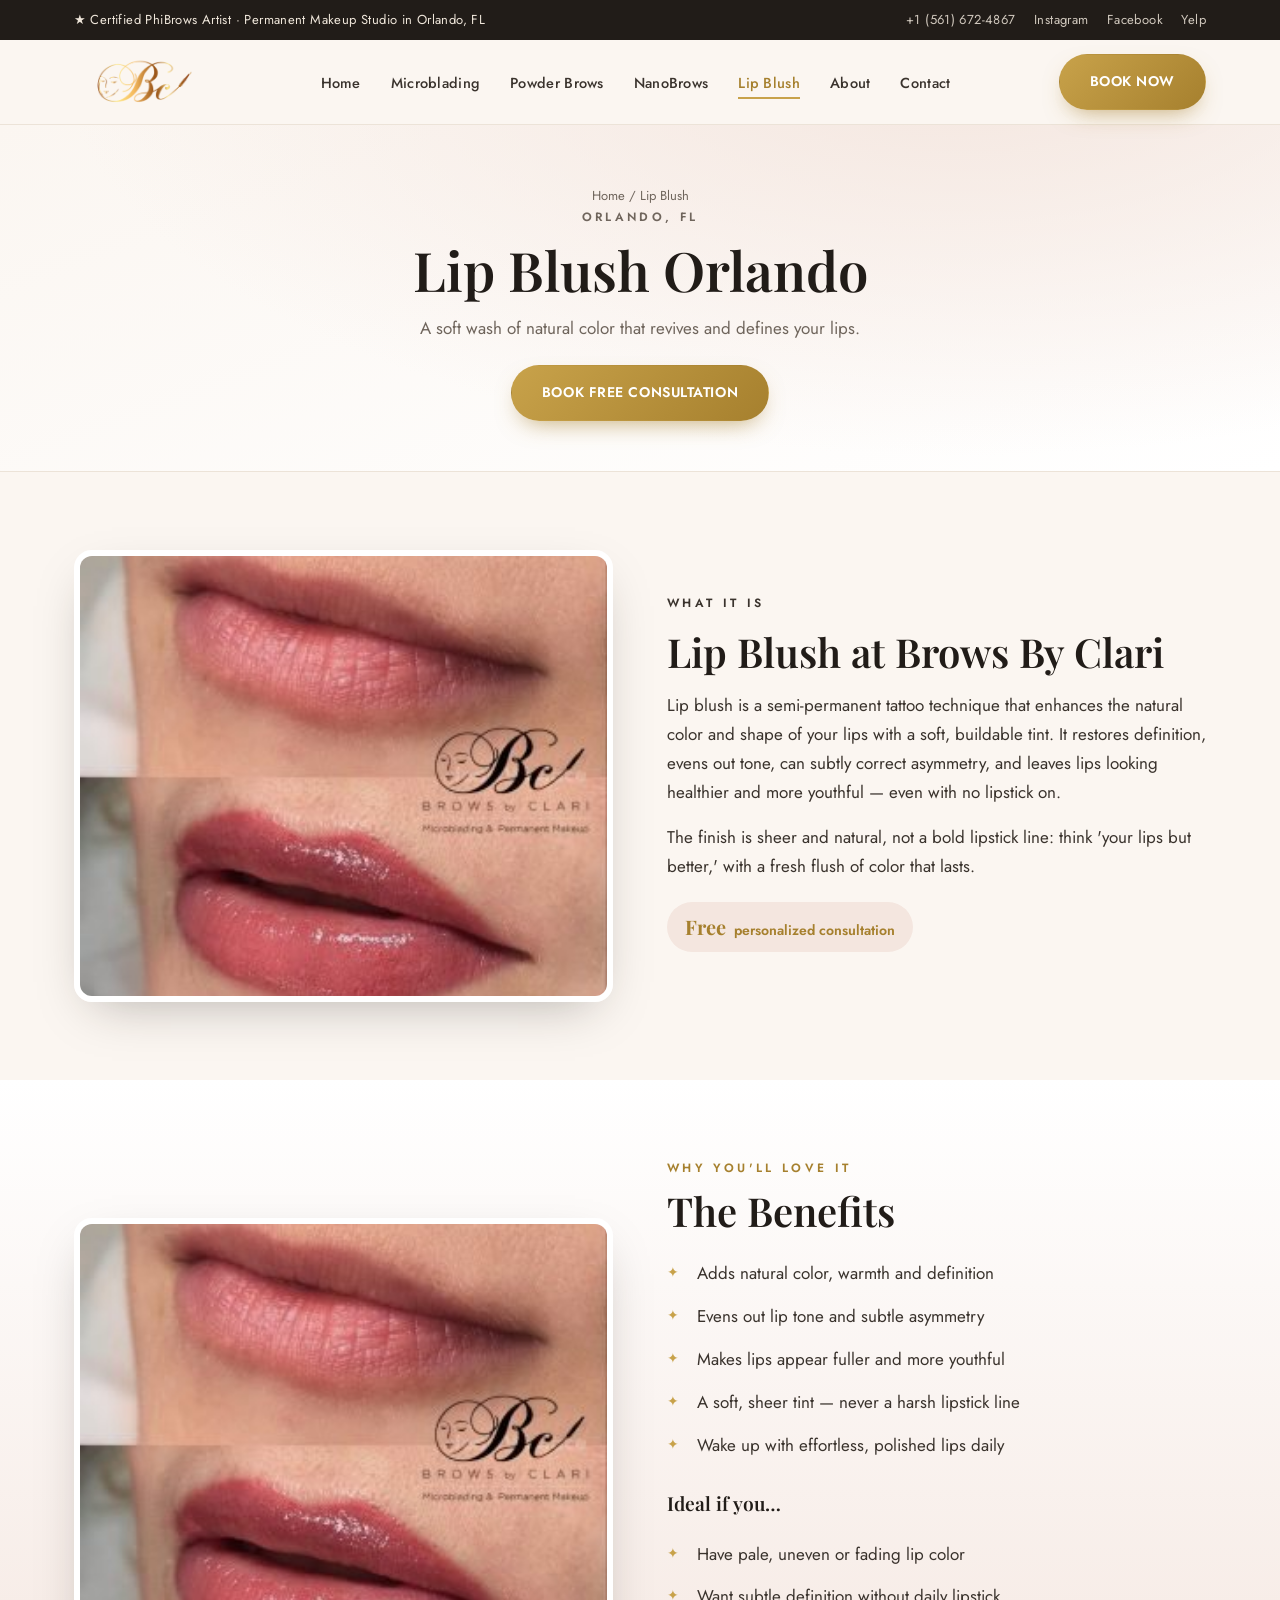
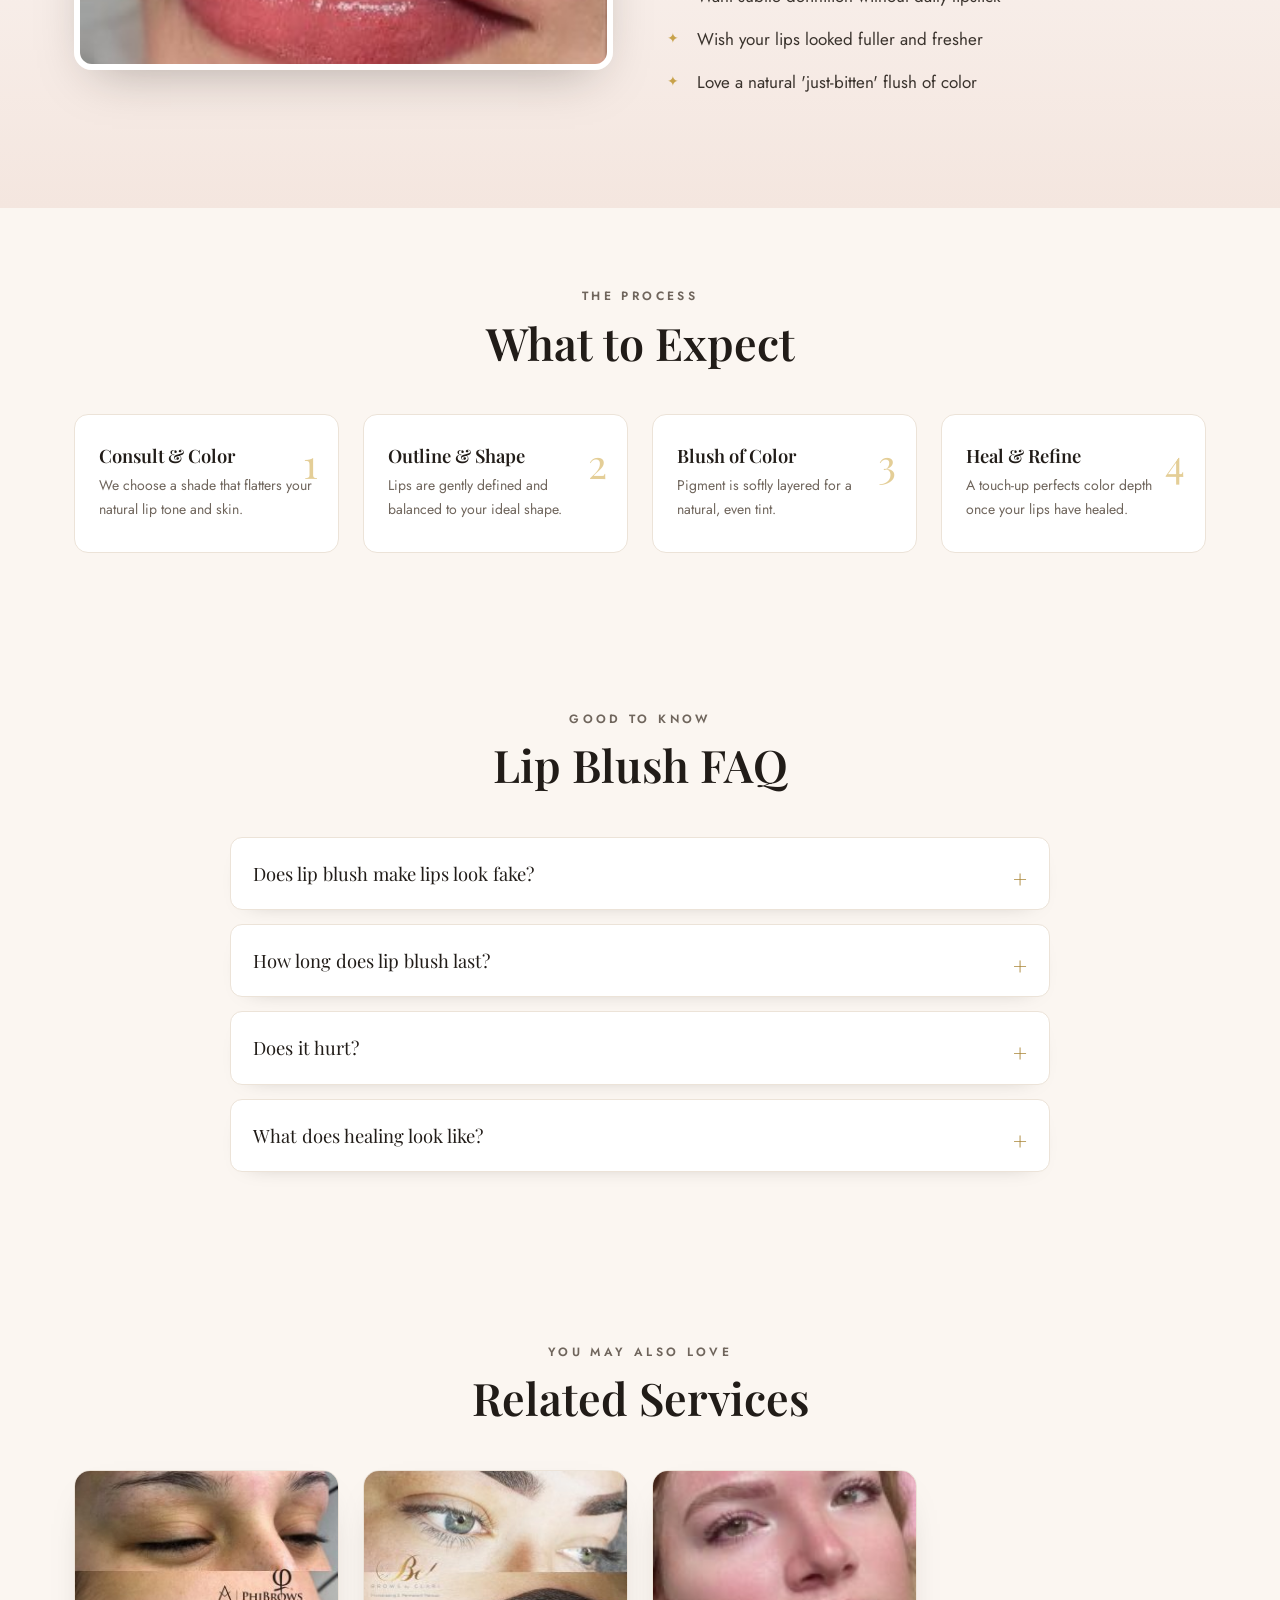
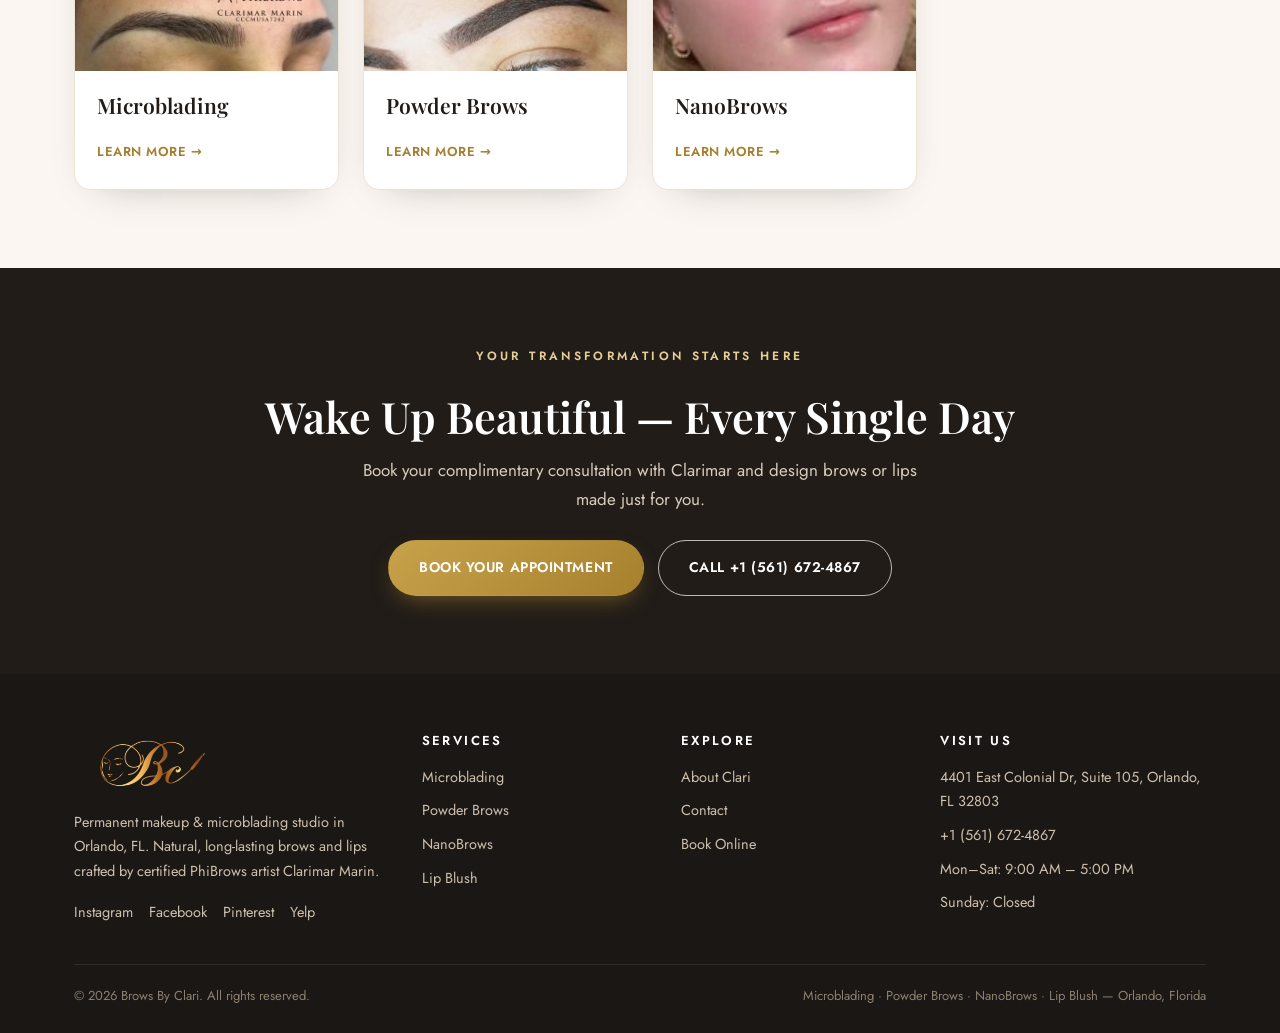
<file: lip-blush-orlando.html>
<!DOCTYPE html>
<html lang="en">
<head>
<meta charset="utf-8">
<meta name="viewport" content="width=device-width, initial-scale=1">
<title>Lip Blush Orlando | Natural Lip Tint Permanent Makeup | Brows By Clari</title>
<meta name="description" content="Lip blush permanent makeup in Orlando, FL. Soft, natural lip color, definition and a healthy tint by certified artist Clarimar Marin. Book today.">
<link rel="canonical" href="https://browsbyclari.com/lip-blush-orlando/">
<meta property="og:title" content="Lip Blush Orlando | Natural Lip Tint Permanent Makeup | Brows By Clari">
<meta property="og:description" content="Lip blush permanent makeup in Orlando, FL. Soft, natural lip color, definition and a healthy tint by certified artist Clarimar Marin. Book today.">
<meta property="og:type" content="website">
<meta property="og:locale" content="en_US">
<meta name="theme-color" content="#211c18">
<link rel="preconnect" href="https://fonts.googleapis.com">
<link rel="preconnect" href="https://fonts.gstatic.com" crossorigin>
<link href="https://fonts.googleapis.com/css2?family=Playfair+Display:ital,wght@0,500;0,600;1,500;1,600&family=Jost:wght@300;400;500;600&display=swap" rel="stylesheet">
<link rel="stylesheet" href="assets/css/style.css">
<link rel="icon" href="assets/img/logo.png">
<script type="application/ld+json">
{"@context":"https://schema.org","@type":"Service","serviceType":"Lip Blush","name":"Lip Blush in Orlando","description":"Lip blush permanent makeup in Orlando, FL. Soft, natural lip color, definition and a healthy tint by certified artist Clarimar Marin. Book today.","url":"https://browsbyclari.com/lip-blush-orlando/","areaServed":{"@type":"City","name":"Orlando"},"provider":{"@type":"BeautySalon","name":"Brows By Clari","telephone":"+15616724867","address":{"@type":"PostalAddress","streetAddress":"4401 East Colonial Dr, Suite 105","addressLocality":"Orlando","addressRegion":"FL","postalCode":"32803"}}}
</script><script type="application/ld+json">
{"@context":"https://schema.org","@type":"BreadcrumbList","itemListElement":[{"@type":"ListItem","position":1,"name":"Home","item":"https://browsbyclari.com/"},{"@type":"ListItem","position":2,"name":"Lip Blush","item":"https://browsbyclari.com/lip-blush-orlando/"}]}
</script><script type="application/ld+json">
{"@context":"https://schema.org","@type":"FAQPage","mainEntity":[{"@type":"Question","name":"Does lip blush make lips look fake?","acceptedAnswer":{"@type":"Answer","text":"No \u2014 lip blush is designed to look natural. It enhances your own lip color and shape rather than drawing a bold lipstick outline."}},{"@type":"Question","name":"How long does lip blush last?","acceptedAnswer":{"@type":"Answer","text":"Typically 2 to 3 years depending on skin and lifestyle, with a refresh to keep color vibrant."}},{"@type":"Question","name":"Does it hurt?","acceptedAnswer":{"@type":"Answer","text":"A strong topical numbing is used, so most clients are comfortable. Lips may feel a little dry or swollen for a day or two as they heal."}},{"@type":"Question","name":"What does healing look like?","acceptedAnswer":{"@type":"Answer","text":"Color appears bright initially, then softens significantly over 5\u20137 days as the lips heal into a natural, even tint."}}]}
</script>
</head>
<body>

<div class="topbar"><div class="wrap">
  <span>★ Certified PhiBrows Artist · Permanent Makeup Studio in Orlando, FL</span>
  <span class="socials">
    <a href="tel:+15616724867">+1 (561) 672-4867</a>
    <a href="https://www.instagram.com/browsbyclari/" target="_blank" rel="noopener">Instagram</a>
    <a href="https://www.facebook.com/browsbyclari/" target="_blank" rel="noopener">Facebook</a>
    <a href="https://www.yelp.com/biz/brows-by-clari-orlando" target="_blank" rel="noopener">Yelp</a>
  </span>
</div></div>
<header class="site"><div class="wrap">
  <a class="brand" href="index.html"><img src="assets/img/logo.png" alt="Brows By Clari — permanent makeup studio in Orlando"></a>
  <nav class="main"><ul><li><a href="index.html" class="">Home</a></li><li><a href="microblading-orlando.html" class="">Microblading</a></li><li><a href="powder-brows-orlando.html" class="">Powder Brows</a></li><li><a href="nano-brows-orlando.html" class="">NanoBrows</a></li><li><a href="lip-blush-orlando.html" class="active">Lip Blush</a></li><li><a href="about.html" class="">About</a></li><li><a href="contact.html" class="">Contact</a></li></ul></nav>
  <div class="header-cta">
    <a class="btn btn-gold" href="https://book.squareup.com/appointments/3nykbosoj27nys/location/6EZ5XMT89V9V0/services" target="_blank" rel="noopener">Book Now</a>
    <button class="menu-toggle" aria-label="Open menu" onclick="document.getElementById('mnav').classList.toggle('open')">&#9776;</button>
  </div>
</div>
<div class="mobile-nav" id="mnav"><ul><li><a href="index.html">Home</a></li><li><a href="microblading-orlando.html">Microblading</a></li><li><a href="powder-brows-orlando.html">Powder Brows</a></li><li><a href="nano-brows-orlando.html">NanoBrows</a></li><li><a href="lip-blush-orlando.html">Lip Blush</a></li><li><a href="about.html">About</a></li><li><a href="contact.html">Contact</a></li><li><a class="btn btn-gold" href="https://book.squareup.com/appointments/3nykbosoj27nys/location/6EZ5XMT89V9V0/services" target="_blank" rel="noopener">Book Now</a></li></ul></div>
</header>

<section class="page-hero"><div class="wrap">
  <p class="breadcrumb"><a href="index.html">Home</a> / Lip Blush</p>
  <p class="eyebrow">Orlando, FL</p>
  <h1>Lip Blush Orlando</h1>
  <p>A soft wash of natural color that revives and defines your lips.</p>
  <div style="margin-top:22px"><a class="btn btn-gold" href="https://book.squareup.com/appointments/3nykbosoj27nys/location/6EZ5XMT89V9V0/services" target="_blank" rel="noopener">Book Free Consultation</a></div>
</div></section>

<section><div class="wrap split">
  <div class="media"><img src="assets/img/lip-blush.jpg" alt="Lip Blush result at Brows By Clari Orlando"></div>
  <div class="txt prose">
    <p class="eyebrow">What it is</p>
    <h2>Lip Blush at Brows By Clari</h2>
    <p>Lip blush is a semi-permanent tattoo technique that enhances the natural color and shape of your lips with a soft, buildable tint. It restores definition, evens out tone, can subtly correct asymmetry, and leaves lips looking healthier and more youthful — even with no lipstick on.</p><p>The finish is sheer and natural, not a bold lipstick line: think 'your lips but better,' with a fresh flush of color that lasts.</p>
    <span class="price-tag"><b>Free</b> personalized consultation</span>
  </div>
</div></section>

<section class="bg-blush"><div class="wrap split rev">
  <div class="media"><img src="assets/img/lip-blush.jpg" alt="Lip Blush detail, Orlando"></div>
  <div class="txt">
    <p class="eyebrow">Why you'll love it</p>
    <h2>The Benefits</h2>
    <ul class="checks"><li>Adds natural color, warmth and definition</li><li>Evens out lip tone and subtle asymmetry</li><li>Makes lips appear fuller and more youthful</li><li>A soft, sheer tint — never a harsh lipstick line</li><li>Wake up with effortless, polished lips daily</li></ul>
    <h3 style="font-size:1.2rem;margin-top:18px">Ideal if you…</h3>
    <ul class="checks"><li>Have pale, uneven or fading lip color</li><li>Want subtle definition without daily lipstick</li><li>Wish your lips looked fuller and fresher</li><li>Love a natural &#x27;just-bitten&#x27; flush of color</li></ul>
  </div>
</div></section>

<section><div class="wrap">
  <div class="section-head"><p class="eyebrow">The Process</p><h2>What to Expect</h2></div>
  <div class="steps"><div class="step"><h4>Consult &amp; Color</h4><p>We choose a shade that flatters your natural lip tone and skin.</p></div><div class="step"><h4>Outline &amp; Shape</h4><p>Lips are gently defined and balanced to your ideal shape.</p></div><div class="step"><h4>Blush of Color</h4><p>Pigment is softly layered for a natural, even tint.</p></div><div class="step"><h4>Heal &amp; Refine</h4><p>A touch-up perfects color depth once your lips have healed.</p></div></div>
</div></section>

<section class="bg-cream"><div class="wrap">
  <div class="section-head"><p class="eyebrow">Good to Know</p><h2>Lip Blush FAQ</h2></div>
  <div class="faq"><details><summary>Does lip blush make lips look fake?</summary><p>No — lip blush is designed to look natural. It enhances your own lip color and shape rather than drawing a bold lipstick outline.</p></details><details><summary>How long does lip blush last?</summary><p>Typically 2 to 3 years depending on skin and lifestyle, with a refresh to keep color vibrant.</p></details><details><summary>Does it hurt?</summary><p>A strong topical numbing is used, so most clients are comfortable. Lips may feel a little dry or swollen for a day or two as they heal.</p></details><details><summary>What does healing look like?</summary><p>Color appears bright initially, then softens significantly over 5–7 days as the lips heal into a natural, even tint.</p></details></div>
</div></section>

<section><div class="wrap">
  <div class="section-head"><p class="eyebrow">You may also love</p><h2>Related Services</h2></div>
  <div class="svc-grid"><div class="svc-card"><div class="ph"><img src="assets/img/microblading.jpg" alt="Microblading in Orlando"></div><div class="body"><h3>Microblading</h3><a class="more" href="microblading-orlando.html">Learn more →</a></div></div><div class="svc-card"><div class="ph"><img src="assets/img/powder-brows.jpg" alt="Powder Brows in Orlando"></div><div class="body"><h3>Powder Brows</h3><a class="more" href="powder-brows-orlando.html">Learn more →</a></div></div><div class="svc-card"><div class="ph"><img src="assets/img/nano-brows.jpg" alt="NanoBrows in Orlando"></div><div class="body"><h3>NanoBrows</h3><a class="more" href="nano-brows-orlando.html">Learn more →</a></div></div></div>
</div></section>


<section class="cta-band"><div class="wrap">
  <p class="eyebrow" style="color:var(--gold-soft)">Your transformation starts here</p>
  <h2>Wake Up Beautiful — Every Single Day</h2>
  <p>Book your complimentary consultation with Clarimar and design brows or lips made just for you.</p>
  <div style="display:flex;gap:14px;justify-content:center;flex-wrap:wrap">
    <a class="btn btn-gold" href="https://book.squareup.com/appointments/3nykbosoj27nys/location/6EZ5XMT89V9V0/services" target="_blank" rel="noopener">Book Your Appointment</a>
    <a class="btn btn-ghost" href="tel:+15616724867">Call +1 (561) 672-4867</a>
  </div>
</div></section>

<footer class="site"><div class="wrap">
  <div class="cols">
    <div>
      <img class="flogo" src="assets/img/logo.png" alt="Brows By Clari">
      <p>Permanent makeup &amp; microblading studio in Orlando, FL. Natural, long-lasting brows and lips crafted by certified PhiBrows artist Clarimar Marin.</p>
      <div class="socials" style="margin-top:16px">
        <a href="https://www.instagram.com/browsbyclari/" target="_blank" rel="noopener">Instagram</a>
        <a href="https://www.facebook.com/browsbyclari/" target="_blank" rel="noopener">Facebook</a>
        <a href="https://www.pinterest.com/browsbyclari/" target="_blank" rel="noopener">Pinterest</a>
        <a href="https://www.yelp.com/biz/brows-by-clari-orlando" target="_blank" rel="noopener">Yelp</a>
      </div>
    </div>
    <div><h4>Services</h4><ul><li><a href="microblading-orlando.html">Microblading</a></li><li><a href="powder-brows-orlando.html">Powder Brows</a></li><li><a href="nano-brows-orlando.html">NanoBrows</a></li><li><a href="lip-blush-orlando.html">Lip Blush</a></li></ul></div>
    <div><h4>Explore</h4><ul>
      <li><a href="about.html">About Clari</a></li>
      <li><a href="contact.html">Contact</a></li>
      <li><a href="https://book.squareup.com/appointments/3nykbosoj27nys/location/6EZ5XMT89V9V0/services" target="_blank" rel="noopener">Book Online</a></li>
    </ul></div>
    <div><h4>Visit Us</h4><ul>
      <li>4401 East Colonial Dr, Suite 105, Orlando, FL 32803</li>
      <li><a href="tel:+15616724867">+1 (561) 672-4867</a></li>
      <li>Mon–Sat: 9:00 AM – 5:00 PM</li>
      <li>Sunday: Closed</li>
    </ul></div>
  </div>
  <div class="foot-bottom">
    <span>© 2026 Brows By Clari. All rights reserved.</span>
    <span>Microblading · Powder Brows · NanoBrows · Lip Blush — Orlando, Florida</span>
  </div>
</div></footer>
</body></html>
</file>
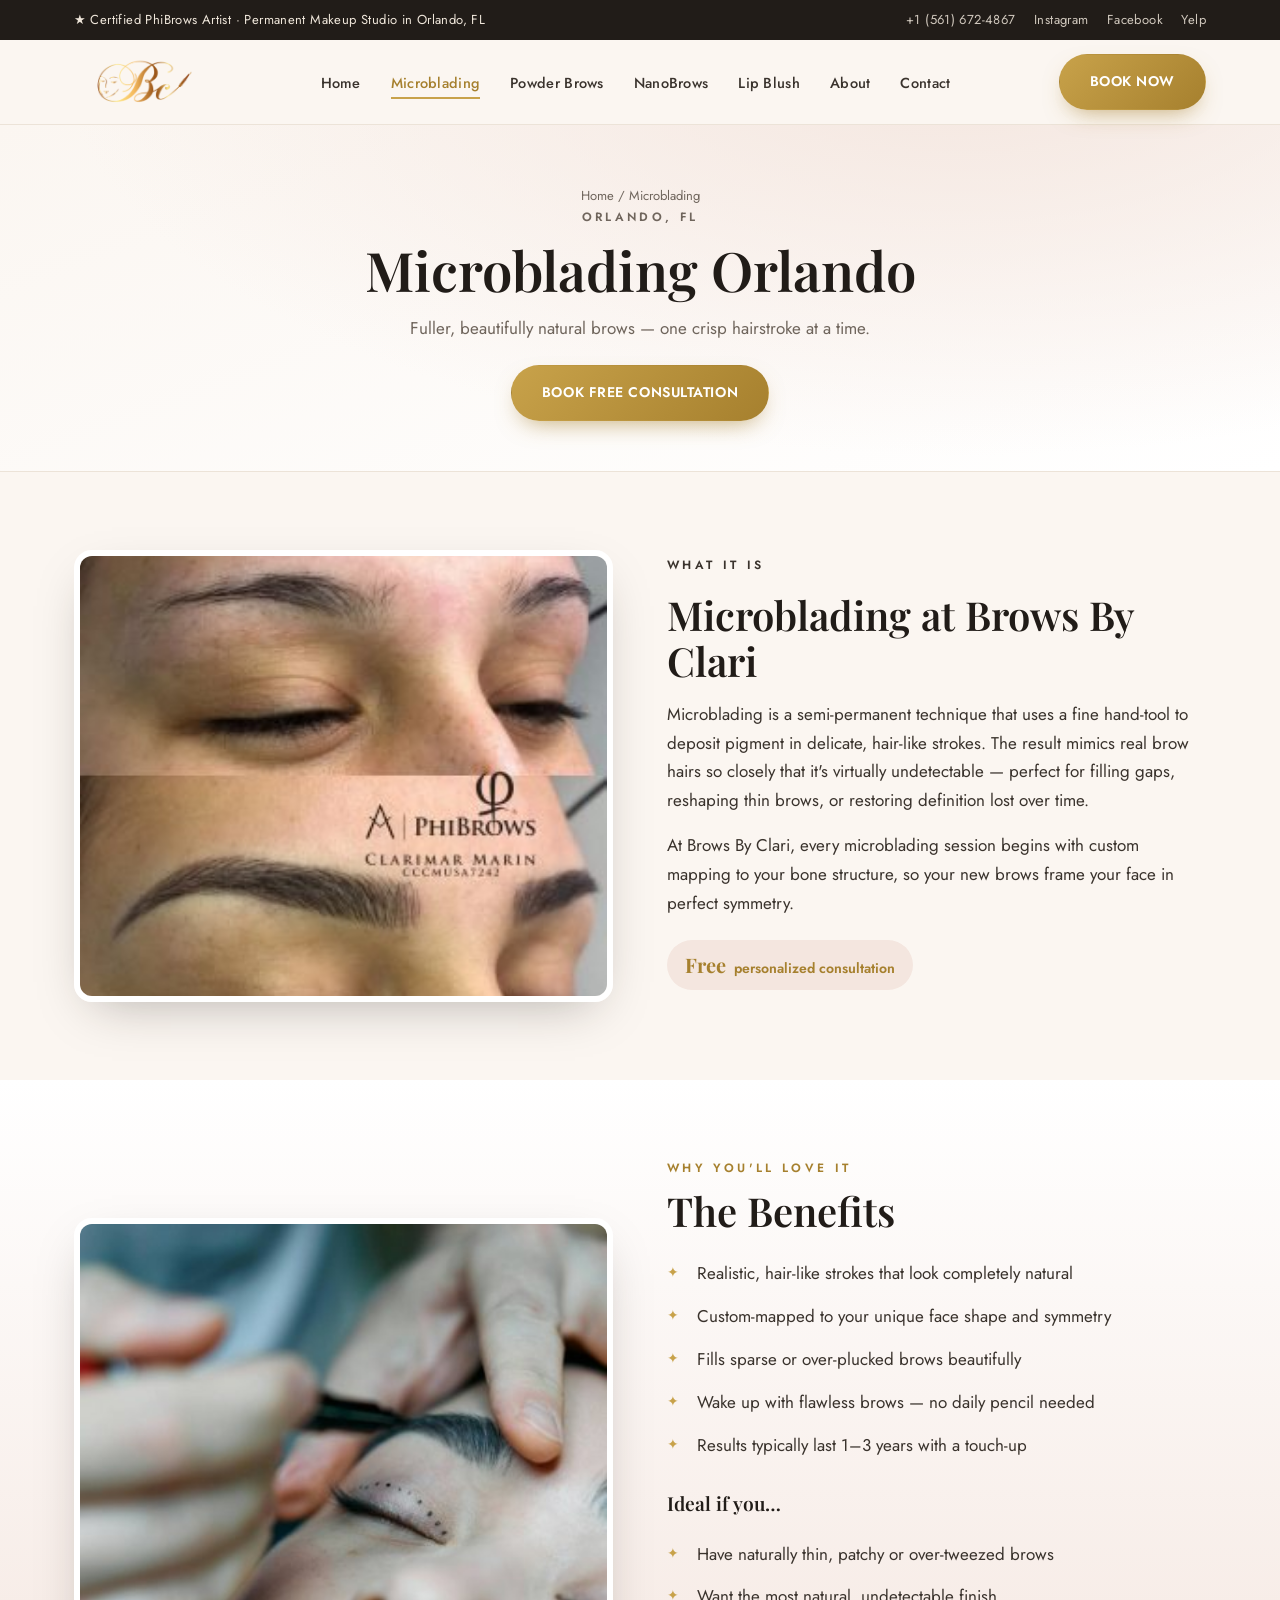
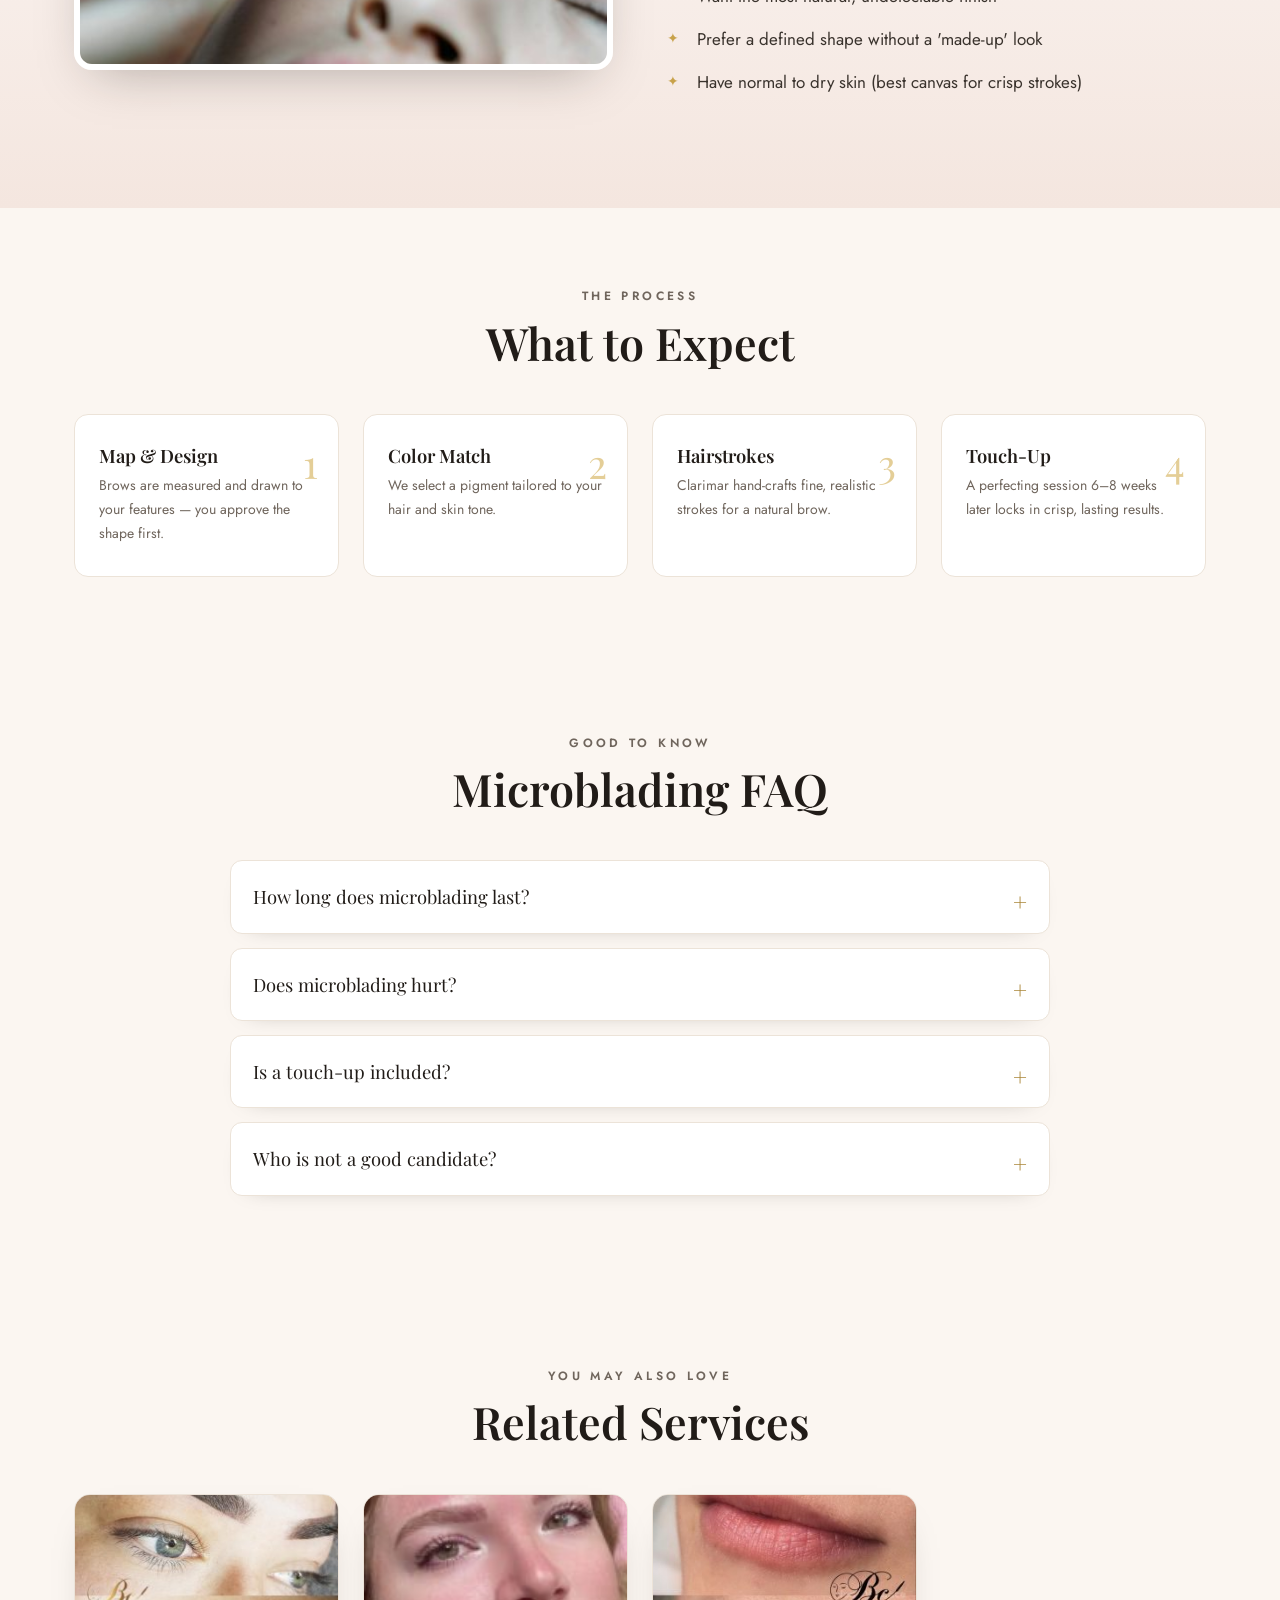
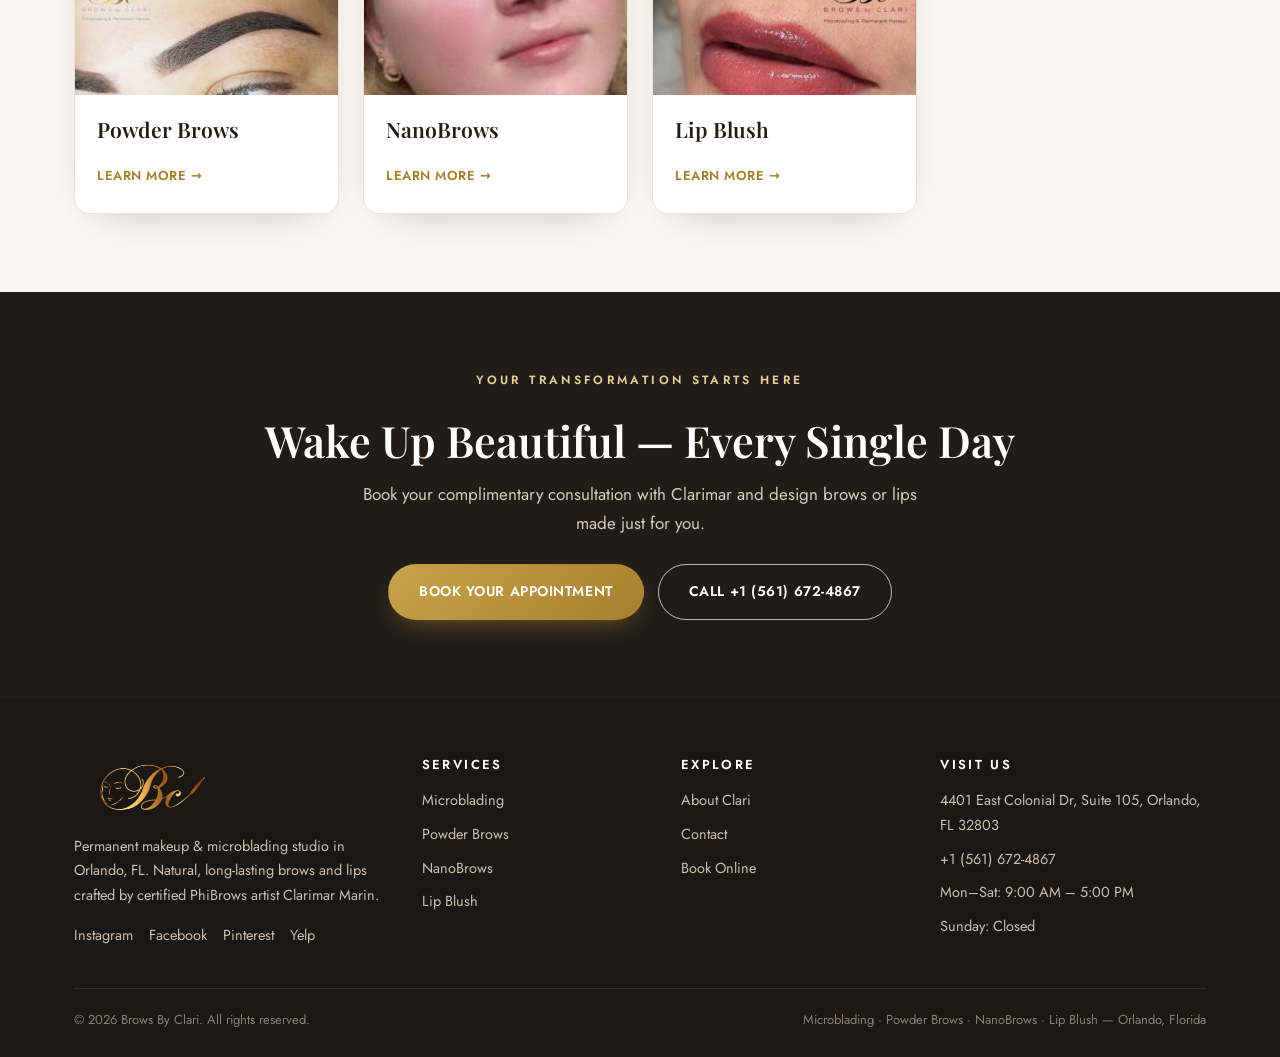
<file: microblading-orlando.html>
<!DOCTYPE html>
<html lang="en">
<head>
<meta charset="utf-8">
<meta name="viewport" content="width=device-width, initial-scale=1">
<title>Microblading Orlando | Natural Hairstroke Brows | Brows By Clari</title>
<meta name="description" content="Natural, hair-like microblading brows in Orlando, FL by certified PhiBrows artist Clarimar Marin. Free consultation. Book your appointment today.">
<link rel="canonical" href="https://browsbyclari.com/microblading-orlando/">
<meta property="og:title" content="Microblading Orlando | Natural Hairstroke Brows | Brows By Clari">
<meta property="og:description" content="Natural, hair-like microblading brows in Orlando, FL by certified PhiBrows artist Clarimar Marin. Free consultation. Book your appointment today.">
<meta property="og:type" content="website">
<meta property="og:locale" content="en_US">
<meta name="theme-color" content="#211c18">
<link rel="preconnect" href="https://fonts.googleapis.com">
<link rel="preconnect" href="https://fonts.gstatic.com" crossorigin>
<link href="https://fonts.googleapis.com/css2?family=Playfair+Display:ital,wght@0,500;0,600;1,500;1,600&family=Jost:wght@300;400;500;600&display=swap" rel="stylesheet">
<link rel="stylesheet" href="assets/css/style.css">
<link rel="icon" href="assets/img/logo.png">
<script type="application/ld+json">
{"@context":"https://schema.org","@type":"Service","serviceType":"Microblading","name":"Microblading in Orlando","description":"Natural, hair-like microblading brows in Orlando, FL by certified PhiBrows artist Clarimar Marin. Free consultation. Book your appointment today.","url":"https://browsbyclari.com/microblading-orlando/","areaServed":{"@type":"City","name":"Orlando"},"provider":{"@type":"BeautySalon","name":"Brows By Clari","telephone":"+15616724867","address":{"@type":"PostalAddress","streetAddress":"4401 East Colonial Dr, Suite 105","addressLocality":"Orlando","addressRegion":"FL","postalCode":"32803"}}}
</script><script type="application/ld+json">
{"@context":"https://schema.org","@type":"BreadcrumbList","itemListElement":[{"@type":"ListItem","position":1,"name":"Home","item":"https://browsbyclari.com/"},{"@type":"ListItem","position":2,"name":"Microblading","item":"https://browsbyclari.com/microblading-orlando/"}]}
</script><script type="application/ld+json">
{"@context":"https://schema.org","@type":"FAQPage","mainEntity":[{"@type":"Question","name":"How long does microblading last?","acceptedAnswer":{"@type":"Answer","text":"Microblading typically lasts 1 to 3 years depending on your skin type, lifestyle and aftercare. A periodic color boost keeps brows looking fresh."}},{"@type":"Question","name":"Does microblading hurt?","acceptedAnswer":{"@type":"Answer","text":"Most clients feel only mild discomfort. A topical numbing cream is applied to keep you comfortable throughout the session."}},{"@type":"Question","name":"Is a touch-up included?","acceptedAnswer":{"@type":"Answer","text":"Yes \u2014 a perfecting touch-up about 6\u20138 weeks after your initial session is part of the process to ensure even, long-lasting results."}},{"@type":"Question","name":"Who is not a good candidate?","acceptedAnswer":{"@type":"Answer","text":"Microblading isn't recommended for very oily skin (powder brows suit better), or if you're pregnant, nursing, or have certain skin conditions. We'll confirm at your consultation."}}]}
</script>
</head>
<body>

<div class="topbar"><div class="wrap">
  <span>★ Certified PhiBrows Artist · Permanent Makeup Studio in Orlando, FL</span>
  <span class="socials">
    <a href="tel:+15616724867">+1 (561) 672-4867</a>
    <a href="https://www.instagram.com/browsbyclari/" target="_blank" rel="noopener">Instagram</a>
    <a href="https://www.facebook.com/browsbyclari/" target="_blank" rel="noopener">Facebook</a>
    <a href="https://www.yelp.com/biz/brows-by-clari-orlando" target="_blank" rel="noopener">Yelp</a>
  </span>
</div></div>
<header class="site"><div class="wrap">
  <a class="brand" href="index.html"><img src="assets/img/logo.png" alt="Brows By Clari — permanent makeup studio in Orlando"></a>
  <nav class="main"><ul><li><a href="index.html" class="">Home</a></li><li><a href="microblading-orlando.html" class="active">Microblading</a></li><li><a href="powder-brows-orlando.html" class="">Powder Brows</a></li><li><a href="nano-brows-orlando.html" class="">NanoBrows</a></li><li><a href="lip-blush-orlando.html" class="">Lip Blush</a></li><li><a href="about.html" class="">About</a></li><li><a href="contact.html" class="">Contact</a></li></ul></nav>
  <div class="header-cta">
    <a class="btn btn-gold" href="https://book.squareup.com/appointments/3nykbosoj27nys/location/6EZ5XMT89V9V0/services" target="_blank" rel="noopener">Book Now</a>
    <button class="menu-toggle" aria-label="Open menu" onclick="document.getElementById('mnav').classList.toggle('open')">&#9776;</button>
  </div>
</div>
<div class="mobile-nav" id="mnav"><ul><li><a href="index.html">Home</a></li><li><a href="microblading-orlando.html">Microblading</a></li><li><a href="powder-brows-orlando.html">Powder Brows</a></li><li><a href="nano-brows-orlando.html">NanoBrows</a></li><li><a href="lip-blush-orlando.html">Lip Blush</a></li><li><a href="about.html">About</a></li><li><a href="contact.html">Contact</a></li><li><a class="btn btn-gold" href="https://book.squareup.com/appointments/3nykbosoj27nys/location/6EZ5XMT89V9V0/services" target="_blank" rel="noopener">Book Now</a></li></ul></div>
</header>

<section class="page-hero"><div class="wrap">
  <p class="breadcrumb"><a href="index.html">Home</a> / Microblading</p>
  <p class="eyebrow">Orlando, FL</p>
  <h1>Microblading Orlando</h1>
  <p>Fuller, beautifully natural brows — one crisp hairstroke at a time.</p>
  <div style="margin-top:22px"><a class="btn btn-gold" href="https://book.squareup.com/appointments/3nykbosoj27nys/location/6EZ5XMT89V9V0/services" target="_blank" rel="noopener">Book Free Consultation</a></div>
</div></section>

<section><div class="wrap split">
  <div class="media"><img src="assets/img/microblading.jpg" alt="Microblading result at Brows By Clari Orlando"></div>
  <div class="txt prose">
    <p class="eyebrow">What it is</p>
    <h2>Microblading at Brows By Clari</h2>
    <p>Microblading is a semi-permanent technique that uses a fine hand-tool to deposit pigment in delicate, hair-like strokes. The result mimics real brow hairs so closely that it's virtually undetectable — perfect for filling gaps, reshaping thin brows, or restoring definition lost over time.</p><p>At Brows By Clari, every microblading session begins with custom mapping to your bone structure, so your new brows frame your face in perfect symmetry.</p>
    <span class="price-tag"><b>Free</b> personalized consultation</span>
  </div>
</div></section>

<section class="bg-blush"><div class="wrap split rev">
  <div class="media"><img src="assets/img/microblading-process.jpg" alt="Microblading detail, Orlando"></div>
  <div class="txt">
    <p class="eyebrow">Why you'll love it</p>
    <h2>The Benefits</h2>
    <ul class="checks"><li>Realistic, hair-like strokes that look completely natural</li><li>Custom-mapped to your unique face shape and symmetry</li><li>Fills sparse or over-plucked brows beautifully</li><li>Wake up with flawless brows — no daily pencil needed</li><li>Results typically last 1–3 years with a touch-up</li></ul>
    <h3 style="font-size:1.2rem;margin-top:18px">Ideal if you…</h3>
    <ul class="checks"><li>Have naturally thin, patchy or over-tweezed brows</li><li>Want the most natural, undetectable finish</li><li>Prefer a defined shape without a &#x27;made-up&#x27; look</li><li>Have normal to dry skin (best canvas for crisp strokes)</li></ul>
  </div>
</div></section>

<section><div class="wrap">
  <div class="section-head"><p class="eyebrow">The Process</p><h2>What to Expect</h2></div>
  <div class="steps"><div class="step"><h4>Map &amp; Design</h4><p>Brows are measured and drawn to your features — you approve the shape first.</p></div><div class="step"><h4>Color Match</h4><p>We select a pigment tailored to your hair and skin tone.</p></div><div class="step"><h4>Hairstrokes</h4><p>Clarimar hand-crafts fine, realistic strokes for a natural brow.</p></div><div class="step"><h4>Touch-Up</h4><p>A perfecting session 6–8 weeks later locks in crisp, lasting results.</p></div></div>
</div></section>

<section class="bg-cream"><div class="wrap">
  <div class="section-head"><p class="eyebrow">Good to Know</p><h2>Microblading FAQ</h2></div>
  <div class="faq"><details><summary>How long does microblading last?</summary><p>Microblading typically lasts 1 to 3 years depending on your skin type, lifestyle and aftercare. A periodic color boost keeps brows looking fresh.</p></details><details><summary>Does microblading hurt?</summary><p>Most clients feel only mild discomfort. A topical numbing cream is applied to keep you comfortable throughout the session.</p></details><details><summary>Is a touch-up included?</summary><p>Yes — a perfecting touch-up about 6–8 weeks after your initial session is part of the process to ensure even, long-lasting results.</p></details><details><summary>Who is not a good candidate?</summary><p>Microblading isn&#x27;t recommended for very oily skin (powder brows suit better), or if you&#x27;re pregnant, nursing, or have certain skin conditions. We&#x27;ll confirm at your consultation.</p></details></div>
</div></section>

<section><div class="wrap">
  <div class="section-head"><p class="eyebrow">You may also love</p><h2>Related Services</h2></div>
  <div class="svc-grid"><div class="svc-card"><div class="ph"><img src="assets/img/powder-brows.jpg" alt="Powder Brows in Orlando"></div><div class="body"><h3>Powder Brows</h3><a class="more" href="powder-brows-orlando.html">Learn more →</a></div></div><div class="svc-card"><div class="ph"><img src="assets/img/nano-brows.jpg" alt="NanoBrows in Orlando"></div><div class="body"><h3>NanoBrows</h3><a class="more" href="nano-brows-orlando.html">Learn more →</a></div></div><div class="svc-card"><div class="ph"><img src="assets/img/lip-blush.jpg" alt="Lip Blush in Orlando"></div><div class="body"><h3>Lip Blush</h3><a class="more" href="lip-blush-orlando.html">Learn more →</a></div></div></div>
</div></section>


<section class="cta-band"><div class="wrap">
  <p class="eyebrow" style="color:var(--gold-soft)">Your transformation starts here</p>
  <h2>Wake Up Beautiful — Every Single Day</h2>
  <p>Book your complimentary consultation with Clarimar and design brows or lips made just for you.</p>
  <div style="display:flex;gap:14px;justify-content:center;flex-wrap:wrap">
    <a class="btn btn-gold" href="https://book.squareup.com/appointments/3nykbosoj27nys/location/6EZ5XMT89V9V0/services" target="_blank" rel="noopener">Book Your Appointment</a>
    <a class="btn btn-ghost" href="tel:+15616724867">Call +1 (561) 672-4867</a>
  </div>
</div></section>

<footer class="site"><div class="wrap">
  <div class="cols">
    <div>
      <img class="flogo" src="assets/img/logo.png" alt="Brows By Clari">
      <p>Permanent makeup &amp; microblading studio in Orlando, FL. Natural, long-lasting brows and lips crafted by certified PhiBrows artist Clarimar Marin.</p>
      <div class="socials" style="margin-top:16px">
        <a href="https://www.instagram.com/browsbyclari/" target="_blank" rel="noopener">Instagram</a>
        <a href="https://www.facebook.com/browsbyclari/" target="_blank" rel="noopener">Facebook</a>
        <a href="https://www.pinterest.com/browsbyclari/" target="_blank" rel="noopener">Pinterest</a>
        <a href="https://www.yelp.com/biz/brows-by-clari-orlando" target="_blank" rel="noopener">Yelp</a>
      </div>
    </div>
    <div><h4>Services</h4><ul><li><a href="microblading-orlando.html">Microblading</a></li><li><a href="powder-brows-orlando.html">Powder Brows</a></li><li><a href="nano-brows-orlando.html">NanoBrows</a></li><li><a href="lip-blush-orlando.html">Lip Blush</a></li></ul></div>
    <div><h4>Explore</h4><ul>
      <li><a href="about.html">About Clari</a></li>
      <li><a href="contact.html">Contact</a></li>
      <li><a href="https://book.squareup.com/appointments/3nykbosoj27nys/location/6EZ5XMT89V9V0/services" target="_blank" rel="noopener">Book Online</a></li>
    </ul></div>
    <div><h4>Visit Us</h4><ul>
      <li>4401 East Colonial Dr, Suite 105, Orlando, FL 32803</li>
      <li><a href="tel:+15616724867">+1 (561) 672-4867</a></li>
      <li>Mon–Sat: 9:00 AM – 5:00 PM</li>
      <li>Sunday: Closed</li>
    </ul></div>
  </div>
  <div class="foot-bottom">
    <span>© 2026 Brows By Clari. All rights reserved.</span>
    <span>Microblading · Powder Brows · NanoBrows · Lip Blush — Orlando, Florida</span>
  </div>
</div></footer>
</body></html>
</file>
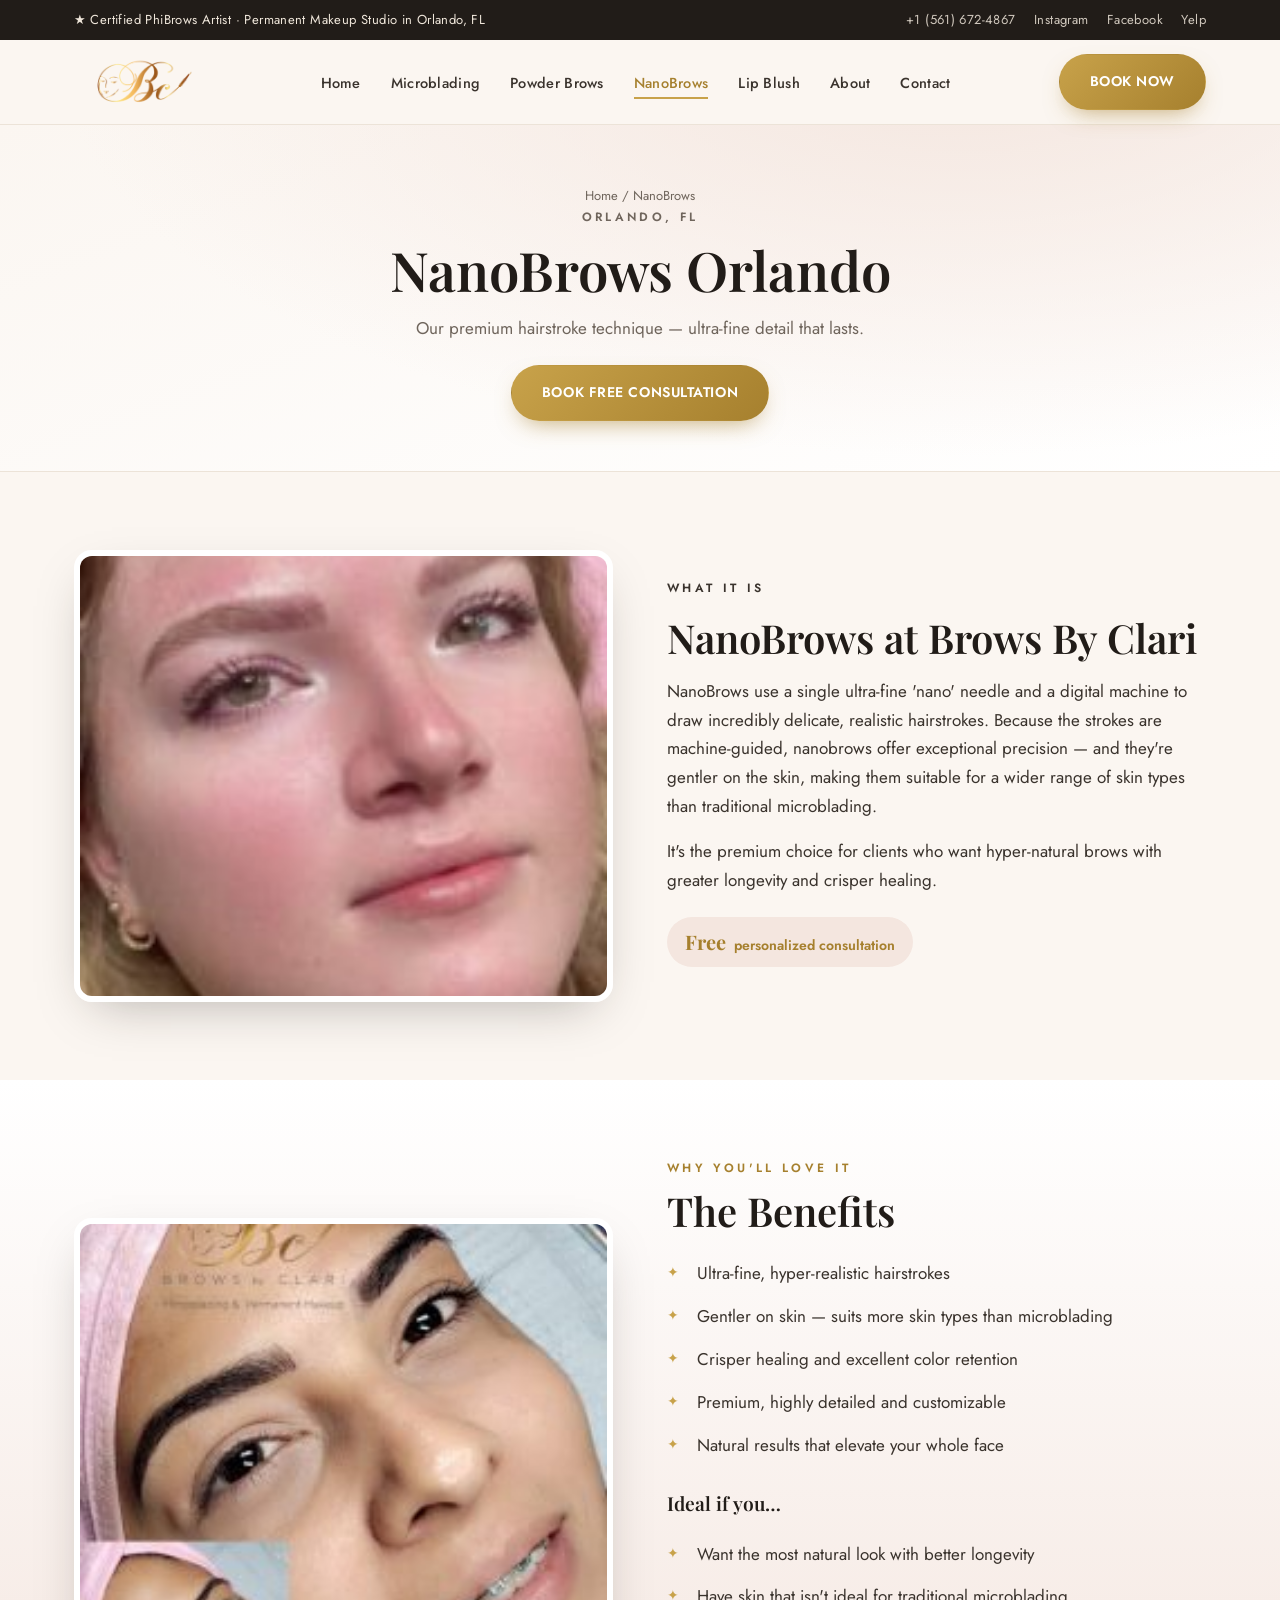
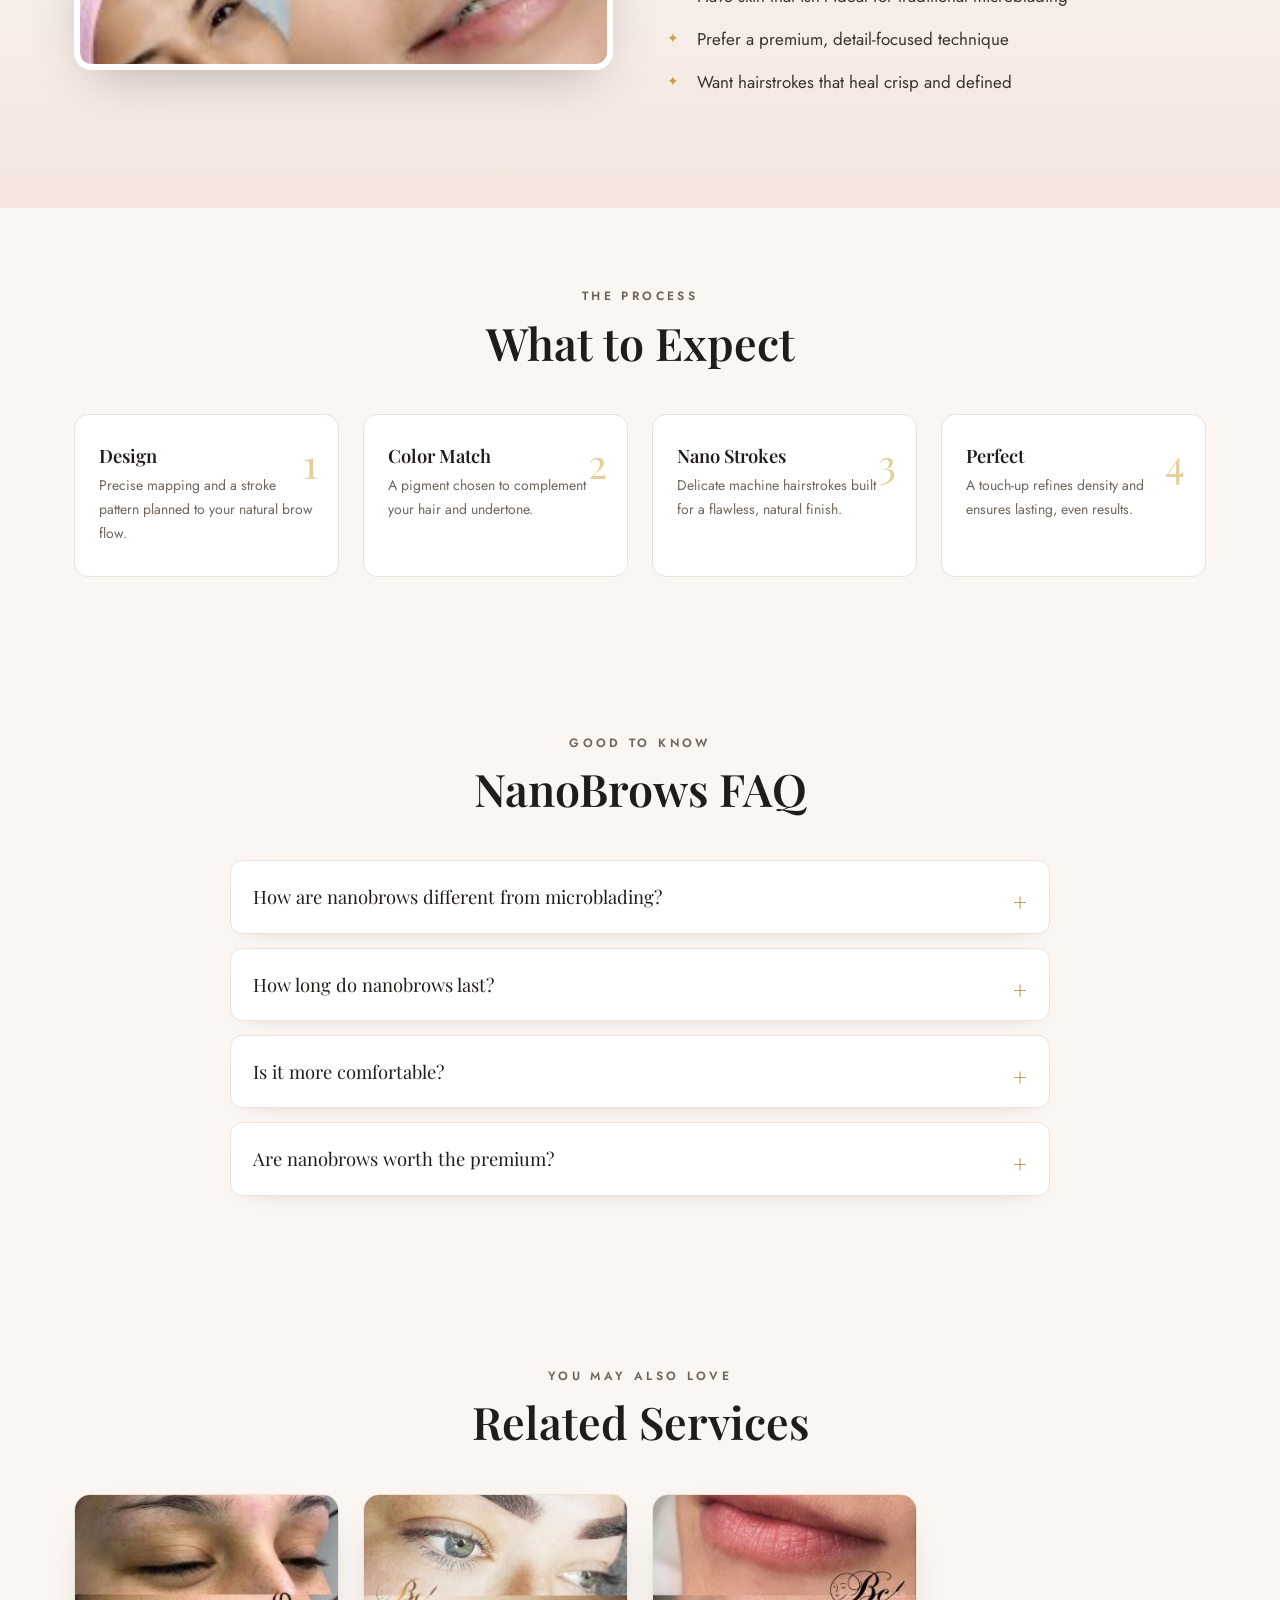
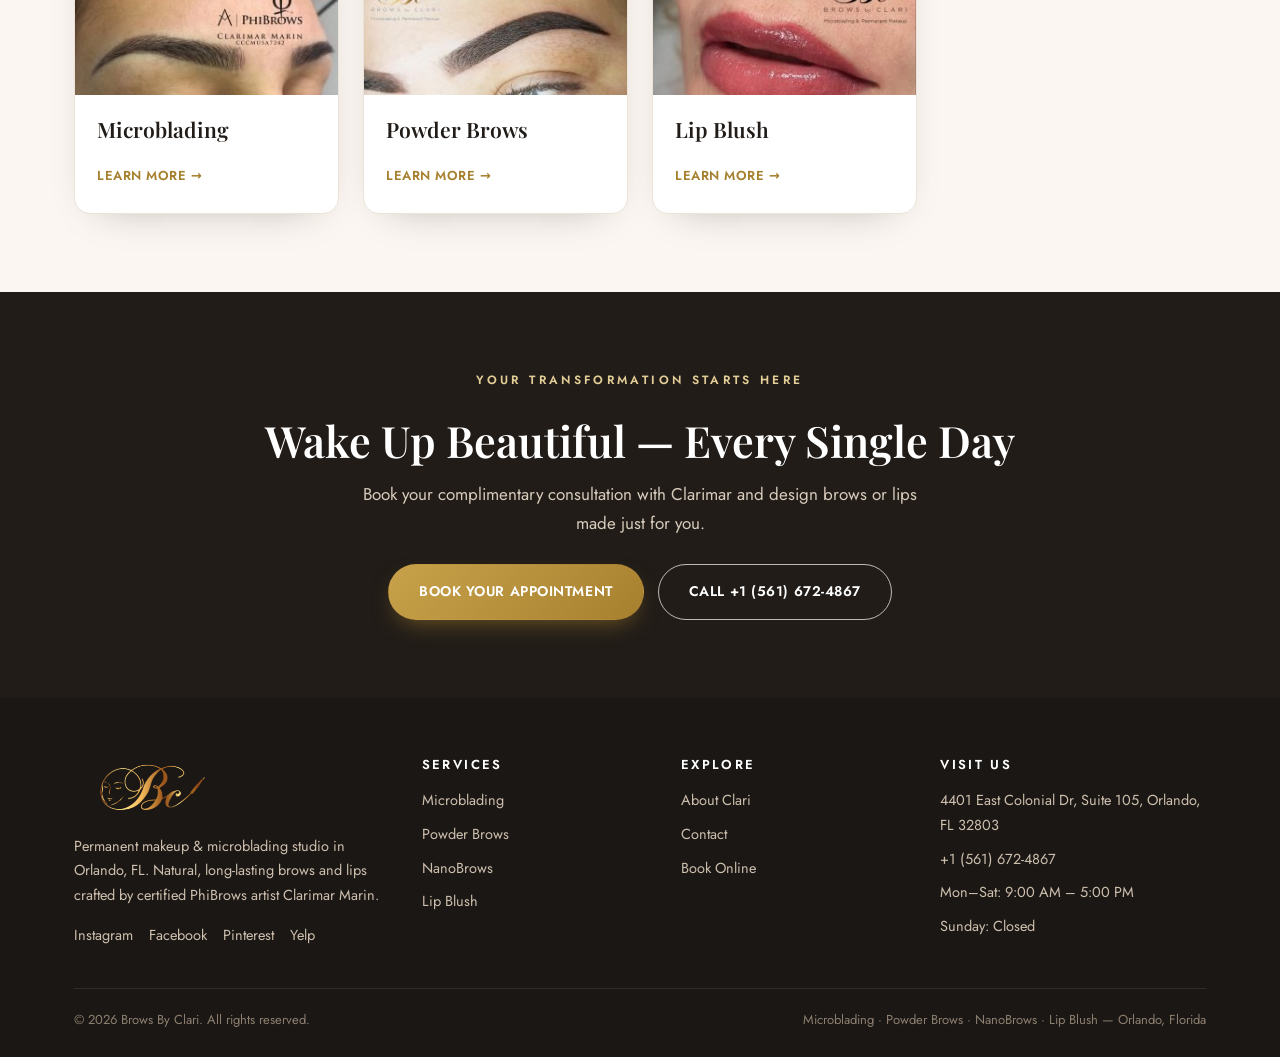
<file: nano-brows-orlando.html>
<!DOCTYPE html>
<html lang="en">
<head>
<meta charset="utf-8">
<meta name="viewport" content="width=device-width, initial-scale=1">
<title>NanoBrows Orlando | Premium Nano Hairstroke Brows | Brows By Clari</title>
<meta name="description" content="Premium nanobrows (nano hairstrokes) in Orlando, FL. Ultra-fine, machine hairstroke brows for the most delicate, natural detail. Book your consult.">
<link rel="canonical" href="https://browsbyclari.com/nano-brows-orlando/">
<meta property="og:title" content="NanoBrows Orlando | Premium Nano Hairstroke Brows | Brows By Clari">
<meta property="og:description" content="Premium nanobrows (nano hairstrokes) in Orlando, FL. Ultra-fine, machine hairstroke brows for the most delicate, natural detail. Book your consult.">
<meta property="og:type" content="website">
<meta property="og:locale" content="en_US">
<meta name="theme-color" content="#211c18">
<link rel="preconnect" href="https://fonts.googleapis.com">
<link rel="preconnect" href="https://fonts.gstatic.com" crossorigin>
<link href="https://fonts.googleapis.com/css2?family=Playfair+Display:ital,wght@0,500;0,600;1,500;1,600&family=Jost:wght@300;400;500;600&display=swap" rel="stylesheet">
<link rel="stylesheet" href="assets/css/style.css">
<link rel="icon" href="assets/img/logo.png">
<script type="application/ld+json">
{"@context":"https://schema.org","@type":"Service","serviceType":"NanoBrows","name":"NanoBrows in Orlando","description":"Premium nanobrows (nano hairstrokes) in Orlando, FL. Ultra-fine, machine hairstroke brows for the most delicate, natural detail. Book your consult.","url":"https://browsbyclari.com/nano-brows-orlando/","areaServed":{"@type":"City","name":"Orlando"},"provider":{"@type":"BeautySalon","name":"Brows By Clari","telephone":"+15616724867","address":{"@type":"PostalAddress","streetAddress":"4401 East Colonial Dr, Suite 105","addressLocality":"Orlando","addressRegion":"FL","postalCode":"32803"}}}
</script><script type="application/ld+json">
{"@context":"https://schema.org","@type":"BreadcrumbList","itemListElement":[{"@type":"ListItem","position":1,"name":"Home","item":"https://browsbyclari.com/"},{"@type":"ListItem","position":2,"name":"NanoBrows","item":"https://browsbyclari.com/nano-brows-orlando/"}]}
</script><script type="application/ld+json">
{"@context":"https://schema.org","@type":"FAQPage","mainEntity":[{"@type":"Question","name":"How are nanobrows different from microblading?","acceptedAnswer":{"@type":"Answer","text":"Both create hairstrokes, but nanobrows use a digital machine with a single ultra-fine needle instead of a hand blade. This is gentler on skin, often heals crisper, and suits more skin types."}},{"@type":"Question","name":"How long do nanobrows last?","acceptedAnswer":{"@type":"Answer","text":"Generally 2 to 3 years with proper care, with a refresh to maintain crispness and color."}},{"@type":"Question","name":"Is it more comfortable?","acceptedAnswer":{"@type":"Answer","text":"Many clients find the machine technique very comfortable, and numbing cream keeps the session easy."}},{"@type":"Question","name":"Are nanobrows worth the premium?","acceptedAnswer":{"@type":"Answer","text":"If you want the most refined, natural hairstroke result with strong longevity \u2014 especially if microblading isn't ideal for your skin \u2014 nanobrows are absolutely worth it."}}]}
</script>
</head>
<body>

<div class="topbar"><div class="wrap">
  <span>★ Certified PhiBrows Artist · Permanent Makeup Studio in Orlando, FL</span>
  <span class="socials">
    <a href="tel:+15616724867">+1 (561) 672-4867</a>
    <a href="https://www.instagram.com/browsbyclari/" target="_blank" rel="noopener">Instagram</a>
    <a href="https://www.facebook.com/browsbyclari/" target="_blank" rel="noopener">Facebook</a>
    <a href="https://www.yelp.com/biz/brows-by-clari-orlando" target="_blank" rel="noopener">Yelp</a>
  </span>
</div></div>
<header class="site"><div class="wrap">
  <a class="brand" href="index.html"><img src="assets/img/logo.png" alt="Brows By Clari — permanent makeup studio in Orlando"></a>
  <nav class="main"><ul><li><a href="index.html" class="">Home</a></li><li><a href="microblading-orlando.html" class="">Microblading</a></li><li><a href="powder-brows-orlando.html" class="">Powder Brows</a></li><li><a href="nano-brows-orlando.html" class="active">NanoBrows</a></li><li><a href="lip-blush-orlando.html" class="">Lip Blush</a></li><li><a href="about.html" class="">About</a></li><li><a href="contact.html" class="">Contact</a></li></ul></nav>
  <div class="header-cta">
    <a class="btn btn-gold" href="https://book.squareup.com/appointments/3nykbosoj27nys/location/6EZ5XMT89V9V0/services" target="_blank" rel="noopener">Book Now</a>
    <button class="menu-toggle" aria-label="Open menu" onclick="document.getElementById('mnav').classList.toggle('open')">&#9776;</button>
  </div>
</div>
<div class="mobile-nav" id="mnav"><ul><li><a href="index.html">Home</a></li><li><a href="microblading-orlando.html">Microblading</a></li><li><a href="powder-brows-orlando.html">Powder Brows</a></li><li><a href="nano-brows-orlando.html">NanoBrows</a></li><li><a href="lip-blush-orlando.html">Lip Blush</a></li><li><a href="about.html">About</a></li><li><a href="contact.html">Contact</a></li><li><a class="btn btn-gold" href="https://book.squareup.com/appointments/3nykbosoj27nys/location/6EZ5XMT89V9V0/services" target="_blank" rel="noopener">Book Now</a></li></ul></div>
</header>

<section class="page-hero"><div class="wrap">
  <p class="breadcrumb"><a href="index.html">Home</a> / NanoBrows</p>
  <p class="eyebrow">Orlando, FL</p>
  <h1>NanoBrows Orlando</h1>
  <p>Our premium hairstroke technique — ultra-fine detail that lasts.</p>
  <div style="margin-top:22px"><a class="btn btn-gold" href="https://book.squareup.com/appointments/3nykbosoj27nys/location/6EZ5XMT89V9V0/services" target="_blank" rel="noopener">Book Free Consultation</a></div>
</div></section>

<section><div class="wrap split">
  <div class="media"><img src="assets/img/nano-brows.jpg" alt="NanoBrows result at Brows By Clari Orlando"></div>
  <div class="txt prose">
    <p class="eyebrow">What it is</p>
    <h2>NanoBrows at Brows By Clari</h2>
    <p>NanoBrows use a single ultra-fine 'nano' needle and a digital machine to draw incredibly delicate, realistic hairstrokes. Because the strokes are machine-guided, nanobrows offer exceptional precision — and they're gentler on the skin, making them suitable for a wider range of skin types than traditional microblading.</p><p>It's the premium choice for clients who want hyper-natural brows with greater longevity and crisper healing.</p>
    <span class="price-tag"><b>Free</b> personalized consultation</span>
  </div>
</div></section>

<section class="bg-blush"><div class="wrap split rev">
  <div class="media"><img src="assets/img/nano-brows-2.jpg" alt="NanoBrows detail, Orlando"></div>
  <div class="txt">
    <p class="eyebrow">Why you'll love it</p>
    <h2>The Benefits</h2>
    <ul class="checks"><li>Ultra-fine, hyper-realistic hairstrokes</li><li>Gentler on skin — suits more skin types than microblading</li><li>Crisper healing and excellent color retention</li><li>Premium, highly detailed and customizable</li><li>Natural results that elevate your whole face</li></ul>
    <h3 style="font-size:1.2rem;margin-top:18px">Ideal if you…</h3>
    <ul class="checks"><li>Want the most natural look with better longevity</li><li>Have skin that isn&#x27;t ideal for traditional microblading</li><li>Prefer a premium, detail-focused technique</li><li>Want hairstrokes that heal crisp and defined</li></ul>
  </div>
</div></section>

<section><div class="wrap">
  <div class="section-head"><p class="eyebrow">The Process</p><h2>What to Expect</h2></div>
  <div class="steps"><div class="step"><h4>Design</h4><p>Precise mapping and a stroke pattern planned to your natural brow flow.</p></div><div class="step"><h4>Color Match</h4><p>A pigment chosen to complement your hair and undertone.</p></div><div class="step"><h4>Nano Strokes</h4><p>Delicate machine hairstrokes built for a flawless, natural finish.</p></div><div class="step"><h4>Perfect</h4><p>A touch-up refines density and ensures lasting, even results.</p></div></div>
</div></section>

<section class="bg-cream"><div class="wrap">
  <div class="section-head"><p class="eyebrow">Good to Know</p><h2>NanoBrows FAQ</h2></div>
  <div class="faq"><details><summary>How are nanobrows different from microblading?</summary><p>Both create hairstrokes, but nanobrows use a digital machine with a single ultra-fine needle instead of a hand blade. This is gentler on skin, often heals crisper, and suits more skin types.</p></details><details><summary>How long do nanobrows last?</summary><p>Generally 2 to 3 years with proper care, with a refresh to maintain crispness and color.</p></details><details><summary>Is it more comfortable?</summary><p>Many clients find the machine technique very comfortable, and numbing cream keeps the session easy.</p></details><details><summary>Are nanobrows worth the premium?</summary><p>If you want the most refined, natural hairstroke result with strong longevity — especially if microblading isn&#x27;t ideal for your skin — nanobrows are absolutely worth it.</p></details></div>
</div></section>

<section><div class="wrap">
  <div class="section-head"><p class="eyebrow">You may also love</p><h2>Related Services</h2></div>
  <div class="svc-grid"><div class="svc-card"><div class="ph"><img src="assets/img/microblading.jpg" alt="Microblading in Orlando"></div><div class="body"><h3>Microblading</h3><a class="more" href="microblading-orlando.html">Learn more →</a></div></div><div class="svc-card"><div class="ph"><img src="assets/img/powder-brows.jpg" alt="Powder Brows in Orlando"></div><div class="body"><h3>Powder Brows</h3><a class="more" href="powder-brows-orlando.html">Learn more →</a></div></div><div class="svc-card"><div class="ph"><img src="assets/img/lip-blush.jpg" alt="Lip Blush in Orlando"></div><div class="body"><h3>Lip Blush</h3><a class="more" href="lip-blush-orlando.html">Learn more →</a></div></div></div>
</div></section>


<section class="cta-band"><div class="wrap">
  <p class="eyebrow" style="color:var(--gold-soft)">Your transformation starts here</p>
  <h2>Wake Up Beautiful — Every Single Day</h2>
  <p>Book your complimentary consultation with Clarimar and design brows or lips made just for you.</p>
  <div style="display:flex;gap:14px;justify-content:center;flex-wrap:wrap">
    <a class="btn btn-gold" href="https://book.squareup.com/appointments/3nykbosoj27nys/location/6EZ5XMT89V9V0/services" target="_blank" rel="noopener">Book Your Appointment</a>
    <a class="btn btn-ghost" href="tel:+15616724867">Call +1 (561) 672-4867</a>
  </div>
</div></section>

<footer class="site"><div class="wrap">
  <div class="cols">
    <div>
      <img class="flogo" src="assets/img/logo.png" alt="Brows By Clari">
      <p>Permanent makeup &amp; microblading studio in Orlando, FL. Natural, long-lasting brows and lips crafted by certified PhiBrows artist Clarimar Marin.</p>
      <div class="socials" style="margin-top:16px">
        <a href="https://www.instagram.com/browsbyclari/" target="_blank" rel="noopener">Instagram</a>
        <a href="https://www.facebook.com/browsbyclari/" target="_blank" rel="noopener">Facebook</a>
        <a href="https://www.pinterest.com/browsbyclari/" target="_blank" rel="noopener">Pinterest</a>
        <a href="https://www.yelp.com/biz/brows-by-clari-orlando" target="_blank" rel="noopener">Yelp</a>
      </div>
    </div>
    <div><h4>Services</h4><ul><li><a href="microblading-orlando.html">Microblading</a></li><li><a href="powder-brows-orlando.html">Powder Brows</a></li><li><a href="nano-brows-orlando.html">NanoBrows</a></li><li><a href="lip-blush-orlando.html">Lip Blush</a></li></ul></div>
    <div><h4>Explore</h4><ul>
      <li><a href="about.html">About Clari</a></li>
      <li><a href="contact.html">Contact</a></li>
      <li><a href="https://book.squareup.com/appointments/3nykbosoj27nys/location/6EZ5XMT89V9V0/services" target="_blank" rel="noopener">Book Online</a></li>
    </ul></div>
    <div><h4>Visit Us</h4><ul>
      <li>4401 East Colonial Dr, Suite 105, Orlando, FL 32803</li>
      <li><a href="tel:+15616724867">+1 (561) 672-4867</a></li>
      <li>Mon–Sat: 9:00 AM – 5:00 PM</li>
      <li>Sunday: Closed</li>
    </ul></div>
  </div>
  <div class="foot-bottom">
    <span>© 2026 Brows By Clari. All rights reserved.</span>
    <span>Microblading · Powder Brows · NanoBrows · Lip Blush — Orlando, Florida</span>
  </div>
</div></footer>
</body></html>
</file>
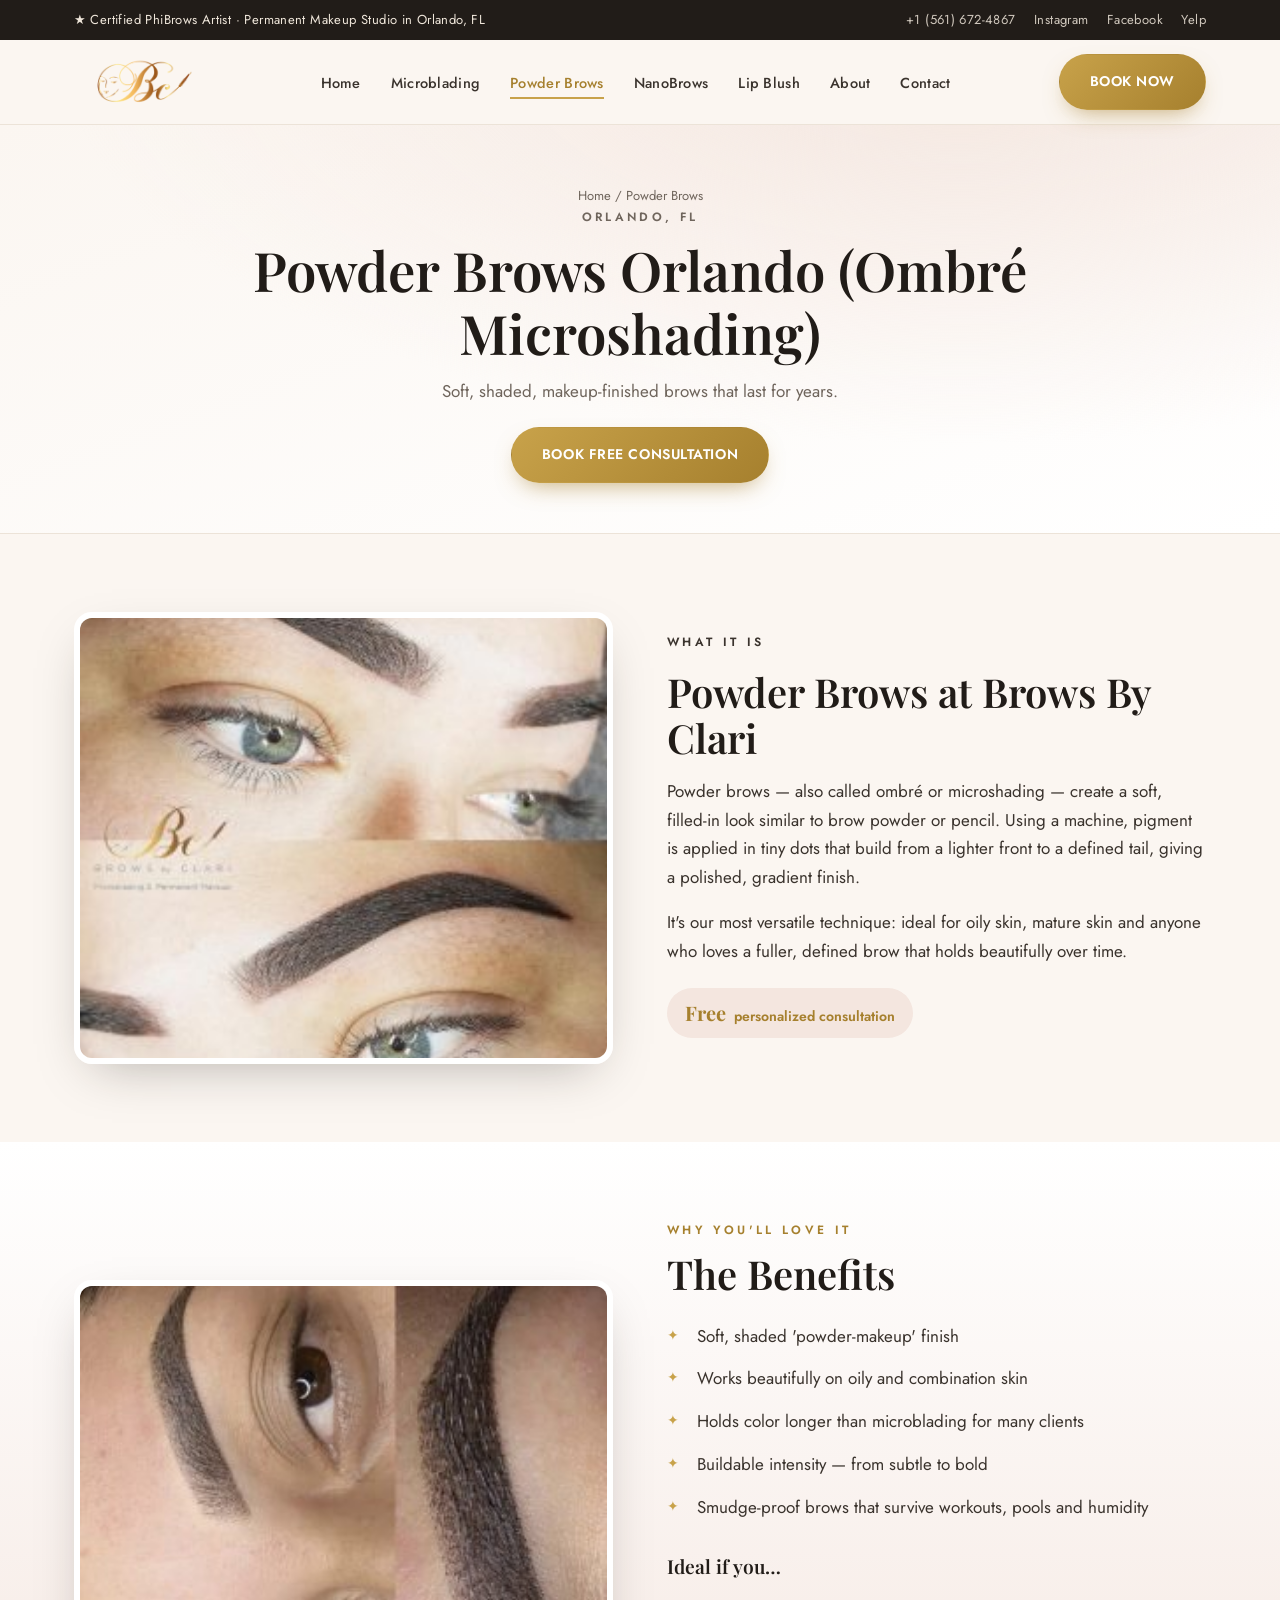
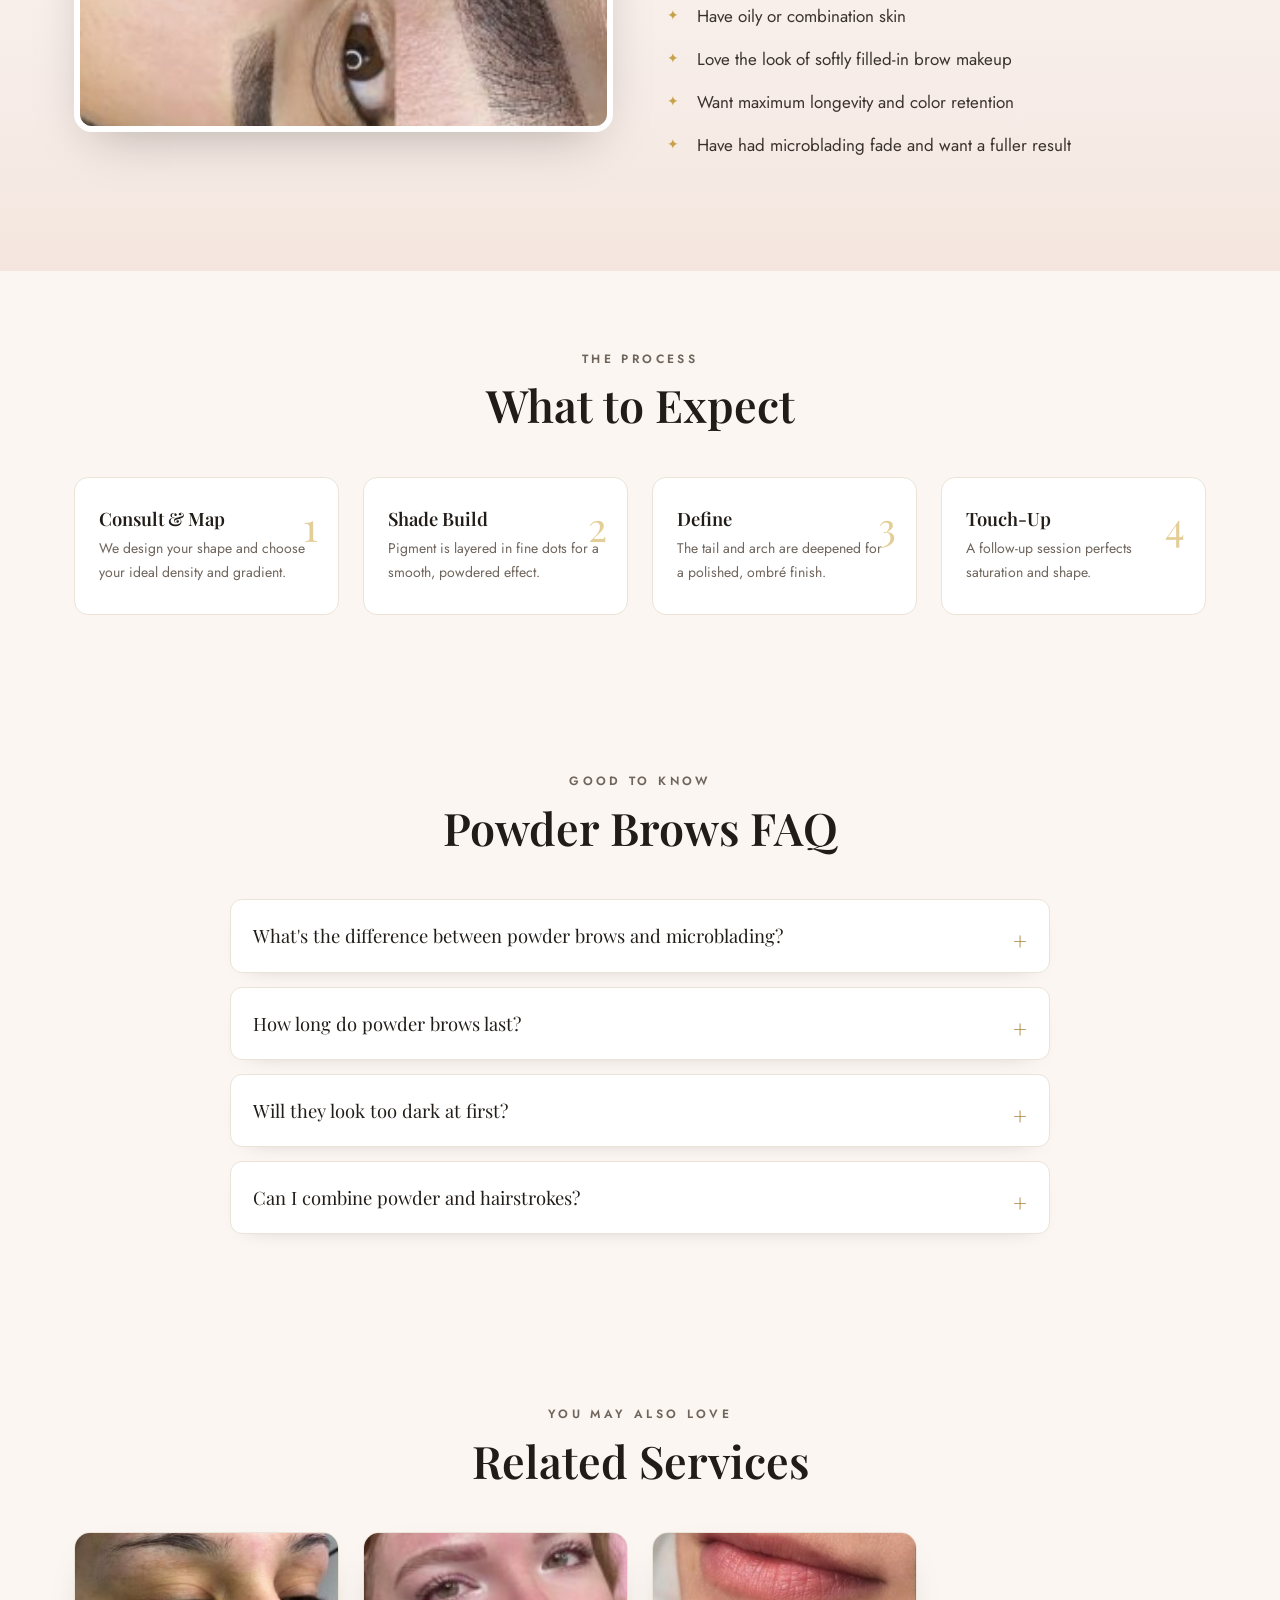
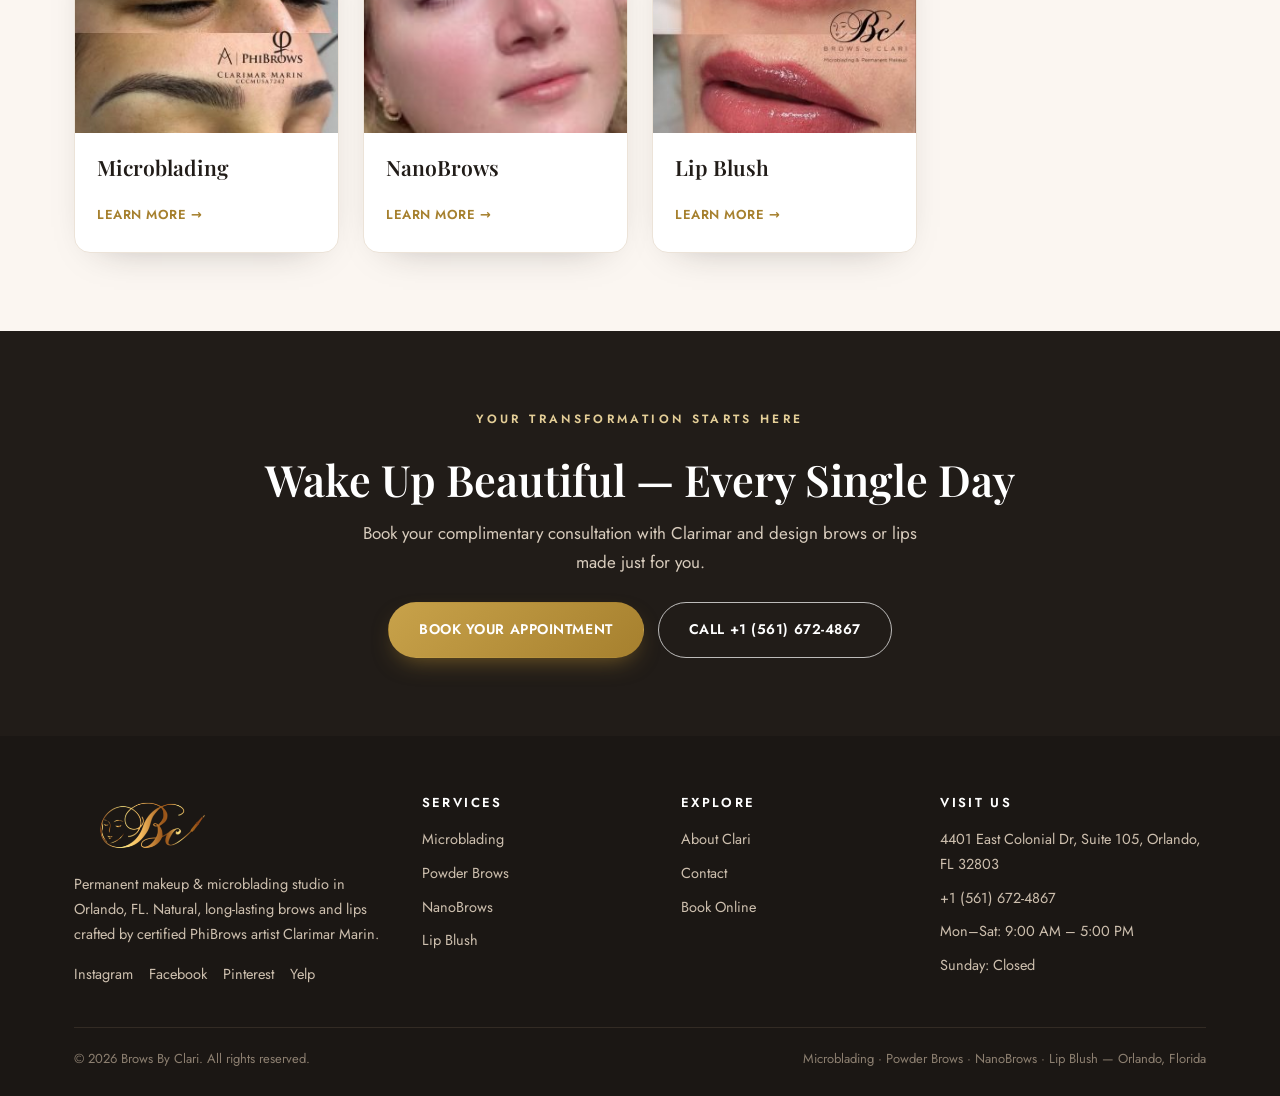
<file: powder-brows-orlando.html>
<!DOCTYPE html>
<html lang="en">
<head>
<meta charset="utf-8">
<meta name="viewport" content="width=device-width, initial-scale=1">
<title>Powder Brows Orlando (Ombré Microshading) | Brows By Clari</title>
<meta name="description" content="Soft, shaded powder brows and ombré microshading in Orlando, FL. Long-lasting, makeup-look brows by certified artist Clarimar Marin. Book today.">
<link rel="canonical" href="https://browsbyclari.com/powder-brows-orlando/">
<meta property="og:title" content="Powder Brows Orlando (Ombré Microshading) | Brows By Clari">
<meta property="og:description" content="Soft, shaded powder brows and ombré microshading in Orlando, FL. Long-lasting, makeup-look brows by certified artist Clarimar Marin. Book today.">
<meta property="og:type" content="website">
<meta property="og:locale" content="en_US">
<meta name="theme-color" content="#211c18">
<link rel="preconnect" href="https://fonts.googleapis.com">
<link rel="preconnect" href="https://fonts.gstatic.com" crossorigin>
<link href="https://fonts.googleapis.com/css2?family=Playfair+Display:ital,wght@0,500;0,600;1,500;1,600&family=Jost:wght@300;400;500;600&display=swap" rel="stylesheet">
<link rel="stylesheet" href="assets/css/style.css">
<link rel="icon" href="assets/img/logo.png">
<script type="application/ld+json">
{"@context":"https://schema.org","@type":"Service","serviceType":"Powder Brows","name":"Powder Brows in Orlando","description":"Soft, shaded powder brows and ombré microshading in Orlando, FL. Long-lasting, makeup-look brows by certified artist Clarimar Marin. Book today.","url":"https://browsbyclari.com/powder-brows-orlando/","areaServed":{"@type":"City","name":"Orlando"},"provider":{"@type":"BeautySalon","name":"Brows By Clari","telephone":"+15616724867","address":{"@type":"PostalAddress","streetAddress":"4401 East Colonial Dr, Suite 105","addressLocality":"Orlando","addressRegion":"FL","postalCode":"32803"}}}
</script><script type="application/ld+json">
{"@context":"https://schema.org","@type":"BreadcrumbList","itemListElement":[{"@type":"ListItem","position":1,"name":"Home","item":"https://browsbyclari.com/"},{"@type":"ListItem","position":2,"name":"Powder Brows","item":"https://browsbyclari.com/powder-brows-orlando/"}]}
</script><script type="application/ld+json">
{"@context":"https://schema.org","@type":"FAQPage","mainEntity":[{"@type":"Question","name":"What's the difference between powder brows and microblading?","acceptedAnswer":{"@type":"Answer","text":"Microblading creates crisp individual hairstrokes for a natural look; powder brows create a soft, shaded, filled-in 'makeup' look. Powder brows also tend to last longer and suit oily skin better."}},{"@type":"Question","name":"How long do powder brows last?","acceptedAnswer":{"@type":"Answer","text":"Typically 2 to 4 years, depending on skin type and aftercare, with an occasional refresh to maintain depth of color."}},{"@type":"Question","name":"Will they look too dark at first?","acceptedAnswer":{"@type":"Answer","text":"Brows appear bolder for the first several days, then soften by 30\u201340% as they heal into a natural, even tone."}},{"@type":"Question","name":"Can I combine powder and hairstrokes?","acceptedAnswer":{"@type":"Answer","text":"Yes \u2014 a 'combo brow' blends hairstrokes at the front with shading through the body and tail. We'll recommend the best approach at your consultation."}}]}
</script>
</head>
<body>

<div class="topbar"><div class="wrap">
  <span>★ Certified PhiBrows Artist · Permanent Makeup Studio in Orlando, FL</span>
  <span class="socials">
    <a href="tel:+15616724867">+1 (561) 672-4867</a>
    <a href="https://www.instagram.com/browsbyclari/" target="_blank" rel="noopener">Instagram</a>
    <a href="https://www.facebook.com/browsbyclari/" target="_blank" rel="noopener">Facebook</a>
    <a href="https://www.yelp.com/biz/brows-by-clari-orlando" target="_blank" rel="noopener">Yelp</a>
  </span>
</div></div>
<header class="site"><div class="wrap">
  <a class="brand" href="index.html"><img src="assets/img/logo.png" alt="Brows By Clari — permanent makeup studio in Orlando"></a>
  <nav class="main"><ul><li><a href="index.html" class="">Home</a></li><li><a href="microblading-orlando.html" class="">Microblading</a></li><li><a href="powder-brows-orlando.html" class="active">Powder Brows</a></li><li><a href="nano-brows-orlando.html" class="">NanoBrows</a></li><li><a href="lip-blush-orlando.html" class="">Lip Blush</a></li><li><a href="about.html" class="">About</a></li><li><a href="contact.html" class="">Contact</a></li></ul></nav>
  <div class="header-cta">
    <a class="btn btn-gold" href="https://book.squareup.com/appointments/3nykbosoj27nys/location/6EZ5XMT89V9V0/services" target="_blank" rel="noopener">Book Now</a>
    <button class="menu-toggle" aria-label="Open menu" onclick="document.getElementById('mnav').classList.toggle('open')">&#9776;</button>
  </div>
</div>
<div class="mobile-nav" id="mnav"><ul><li><a href="index.html">Home</a></li><li><a href="microblading-orlando.html">Microblading</a></li><li><a href="powder-brows-orlando.html">Powder Brows</a></li><li><a href="nano-brows-orlando.html">NanoBrows</a></li><li><a href="lip-blush-orlando.html">Lip Blush</a></li><li><a href="about.html">About</a></li><li><a href="contact.html">Contact</a></li><li><a class="btn btn-gold" href="https://book.squareup.com/appointments/3nykbosoj27nys/location/6EZ5XMT89V9V0/services" target="_blank" rel="noopener">Book Now</a></li></ul></div>
</header>

<section class="page-hero"><div class="wrap">
  <p class="breadcrumb"><a href="index.html">Home</a> / Powder Brows</p>
  <p class="eyebrow">Orlando, FL</p>
  <h1>Powder Brows Orlando (Ombré Microshading)</h1>
  <p>Soft, shaded, makeup-finished brows that last for years.</p>
  <div style="margin-top:22px"><a class="btn btn-gold" href="https://book.squareup.com/appointments/3nykbosoj27nys/location/6EZ5XMT89V9V0/services" target="_blank" rel="noopener">Book Free Consultation</a></div>
</div></section>

<section><div class="wrap split">
  <div class="media"><img src="assets/img/powder-brows.jpg" alt="Powder Brows result at Brows By Clari Orlando"></div>
  <div class="txt prose">
    <p class="eyebrow">What it is</p>
    <h2>Powder Brows at Brows By Clari</h2>
    <p>Powder brows — also called ombré or microshading — create a soft, filled-in look similar to brow powder or pencil. Using a machine, pigment is applied in tiny dots that build from a lighter front to a defined tail, giving a polished, gradient finish.</p><p>It's our most versatile technique: ideal for oily skin, mature skin and anyone who loves a fuller, defined brow that holds beautifully over time.</p>
    <span class="price-tag"><b>Free</b> personalized consultation</span>
  </div>
</div></section>

<section class="bg-blush"><div class="wrap split rev">
  <div class="media"><img src="assets/img/powder-brows-2.jpg" alt="Powder Brows detail, Orlando"></div>
  <div class="txt">
    <p class="eyebrow">Why you'll love it</p>
    <h2>The Benefits</h2>
    <ul class="checks"><li>Soft, shaded &#x27;powder-makeup&#x27; finish</li><li>Works beautifully on oily and combination skin</li><li>Holds color longer than microblading for many clients</li><li>Buildable intensity — from subtle to bold</li><li>Smudge-proof brows that survive workouts, pools and humidity</li></ul>
    <h3 style="font-size:1.2rem;margin-top:18px">Ideal if you…</h3>
    <ul class="checks"><li>Have oily or combination skin</li><li>Love the look of softly filled-in brow makeup</li><li>Want maximum longevity and color retention</li><li>Have had microblading fade and want a fuller result</li></ul>
  </div>
</div></section>

<section><div class="wrap">
  <div class="section-head"><p class="eyebrow">The Process</p><h2>What to Expect</h2></div>
  <div class="steps"><div class="step"><h4>Consult &amp; Map</h4><p>We design your shape and choose your ideal density and gradient.</p></div><div class="step"><h4>Shade Build</h4><p>Pigment is layered in fine dots for a smooth, powdered effect.</p></div><div class="step"><h4>Define</h4><p>The tail and arch are deepened for a polished, ombré finish.</p></div><div class="step"><h4>Touch-Up</h4><p>A follow-up session perfects saturation and shape.</p></div></div>
</div></section>

<section class="bg-cream"><div class="wrap">
  <div class="section-head"><p class="eyebrow">Good to Know</p><h2>Powder Brows FAQ</h2></div>
  <div class="faq"><details><summary>What&#x27;s the difference between powder brows and microblading?</summary><p>Microblading creates crisp individual hairstrokes for a natural look; powder brows create a soft, shaded, filled-in &#x27;makeup&#x27; look. Powder brows also tend to last longer and suit oily skin better.</p></details><details><summary>How long do powder brows last?</summary><p>Typically 2 to 4 years, depending on skin type and aftercare, with an occasional refresh to maintain depth of color.</p></details><details><summary>Will they look too dark at first?</summary><p>Brows appear bolder for the first several days, then soften by 30–40% as they heal into a natural, even tone.</p></details><details><summary>Can I combine powder and hairstrokes?</summary><p>Yes — a &#x27;combo brow&#x27; blends hairstrokes at the front with shading through the body and tail. We&#x27;ll recommend the best approach at your consultation.</p></details></div>
</div></section>

<section><div class="wrap">
  <div class="section-head"><p class="eyebrow">You may also love</p><h2>Related Services</h2></div>
  <div class="svc-grid"><div class="svc-card"><div class="ph"><img src="assets/img/microblading.jpg" alt="Microblading in Orlando"></div><div class="body"><h3>Microblading</h3><a class="more" href="microblading-orlando.html">Learn more →</a></div></div><div class="svc-card"><div class="ph"><img src="assets/img/nano-brows.jpg" alt="NanoBrows in Orlando"></div><div class="body"><h3>NanoBrows</h3><a class="more" href="nano-brows-orlando.html">Learn more →</a></div></div><div class="svc-card"><div class="ph"><img src="assets/img/lip-blush.jpg" alt="Lip Blush in Orlando"></div><div class="body"><h3>Lip Blush</h3><a class="more" href="lip-blush-orlando.html">Learn more →</a></div></div></div>
</div></section>


<section class="cta-band"><div class="wrap">
  <p class="eyebrow" style="color:var(--gold-soft)">Your transformation starts here</p>
  <h2>Wake Up Beautiful — Every Single Day</h2>
  <p>Book your complimentary consultation with Clarimar and design brows or lips made just for you.</p>
  <div style="display:flex;gap:14px;justify-content:center;flex-wrap:wrap">
    <a class="btn btn-gold" href="https://book.squareup.com/appointments/3nykbosoj27nys/location/6EZ5XMT89V9V0/services" target="_blank" rel="noopener">Book Your Appointment</a>
    <a class="btn btn-ghost" href="tel:+15616724867">Call +1 (561) 672-4867</a>
  </div>
</div></section>

<footer class="site"><div class="wrap">
  <div class="cols">
    <div>
      <img class="flogo" src="assets/img/logo.png" alt="Brows By Clari">
      <p>Permanent makeup &amp; microblading studio in Orlando, FL. Natural, long-lasting brows and lips crafted by certified PhiBrows artist Clarimar Marin.</p>
      <div class="socials" style="margin-top:16px">
        <a href="https://www.instagram.com/browsbyclari/" target="_blank" rel="noopener">Instagram</a>
        <a href="https://www.facebook.com/browsbyclari/" target="_blank" rel="noopener">Facebook</a>
        <a href="https://www.pinterest.com/browsbyclari/" target="_blank" rel="noopener">Pinterest</a>
        <a href="https://www.yelp.com/biz/brows-by-clari-orlando" target="_blank" rel="noopener">Yelp</a>
      </div>
    </div>
    <div><h4>Services</h4><ul><li><a href="microblading-orlando.html">Microblading</a></li><li><a href="powder-brows-orlando.html">Powder Brows</a></li><li><a href="nano-brows-orlando.html">NanoBrows</a></li><li><a href="lip-blush-orlando.html">Lip Blush</a></li></ul></div>
    <div><h4>Explore</h4><ul>
      <li><a href="about.html">About Clari</a></li>
      <li><a href="contact.html">Contact</a></li>
      <li><a href="https://book.squareup.com/appointments/3nykbosoj27nys/location/6EZ5XMT89V9V0/services" target="_blank" rel="noopener">Book Online</a></li>
    </ul></div>
    <div><h4>Visit Us</h4><ul>
      <li>4401 East Colonial Dr, Suite 105, Orlando, FL 32803</li>
      <li><a href="tel:+15616724867">+1 (561) 672-4867</a></li>
      <li>Mon–Sat: 9:00 AM – 5:00 PM</li>
      <li>Sunday: Closed</li>
    </ul></div>
  </div>
  <div class="foot-bottom">
    <span>© 2026 Brows By Clari. All rights reserved.</span>
    <span>Microblading · Powder Brows · NanoBrows · Lip Blush — Orlando, Florida</span>
  </div>
</div></footer>
</body></html>
</file>
<file: assets/css/style.css>
/* Brows By Clari — Luxury PMU studio, Orlando FL */
:root{
  --gold:#C8A24A; --gold-deep:#A6802E; --gold-soft:#E4CE97;
  --charcoal:#211c18; --ink:#3a332d; --muted:#6f655c;
  --blush:#F4E6DF; --cream:#FBF6F1; --rose:#C2887A; --line:#ece3d8;
  --white:#ffffff;
  --shadow:0 18px 50px -20px rgba(33,28,24,.35);
  --maxw:1180px;
  --serif:"Playfair Display",Georgia,serif;
  --sans:"Jost","Segoe UI",system-ui,sans-serif;
}
*{box-sizing:border-box;margin:0;padding:0}
html{scroll-behavior:smooth}
body{font-family:var(--sans);color:var(--ink);background:var(--cream);line-height:1.7;font-size:17px;-webkit-font-smoothing:antialiased}
img{max-width:100%;display:block}
a{color:inherit;text-decoration:none}
h1,h2,h3,h4{font-family:var(--serif);color:var(--charcoal);line-height:1.15;font-weight:600}
.wrap{max-width:var(--maxw);margin:0 auto;padding:0 24px}
.eyebrow{font-family:var(--sans);letter-spacing:.28em;text-transform:uppercase;font-size:12px;font-weight:600;color:var(--gold-deep)}
.btn{display:inline-block;font-family:var(--sans);font-weight:600;letter-spacing:.04em;font-size:14px;padding:15px 30px;border-radius:40px;transition:.25s;cursor:pointer;border:1.5px solid transparent;text-transform:uppercase}
.btn-gold{background:linear-gradient(135deg,var(--gold),var(--gold-deep));color:#fff;box-shadow:0 10px 24px -10px rgba(166,128,46,.7)}
.btn-gold:hover{transform:translateY(-2px);box-shadow:0 16px 30px -10px rgba(166,128,46,.85)}
.btn-outline{border-color:var(--gold);color:var(--gold-deep);background:transparent}
.btn-outline:hover{background:var(--gold);color:#fff}
.btn-ghost{border-color:rgba(255,255,255,.7);color:#fff}
.btn-ghost:hover{background:#fff;color:var(--charcoal)}
.topbar{background:var(--charcoal);color:#efe6da;font-size:13px;letter-spacing:.03em}
.topbar .wrap{display:flex;justify-content:space-between;align-items:center;gap:14px;padding:9px 24px;flex-wrap:wrap}
.topbar a:hover{color:var(--gold-soft)}
.topbar .socials a{margin-left:14px;opacity:.85}
.topbar .socials a:hover{opacity:1}
header.site{position:sticky;top:0;z-index:50;background:rgba(251,246,241,.92);backdrop-filter:blur(8px);border-bottom:1px solid var(--line)}
header.site .wrap{display:flex;align-items:center;justify-content:space-between;padding:14px 24px;gap:20px}
.brand img{height:54px;width:auto}
nav.main ul{list-style:none;display:flex;gap:30px;align-items:center}
nav.main a{font-size:14.5px;font-weight:500;letter-spacing:.02em;color:var(--ink);position:relative;padding:6px 0}
nav.main a:hover,nav.main a.active{color:var(--gold-deep)}
nav.main a.active::after{content:"";position:absolute;left:0;bottom:0;width:100%;height:2px;background:var(--gold)}
.header-cta{display:flex;align-items:center;gap:14px}
.menu-toggle{display:none;background:none;border:none;font-size:26px;color:var(--charcoal);cursor:pointer}
.mobile-nav{display:none}
.hero{position:relative;background:radial-gradient(1200px 500px at 80% -10%,var(--blush),transparent),linear-gradient(160deg,var(--cream),#fff 60%,var(--blush))}
.hero .wrap{display:grid;grid-template-columns:1.05fr .95fr;gap:50px;align-items:center;padding:74px 24px 84px}
.hero h1{font-size:clamp(2.5rem,5vw,4rem);margin:14px 0 18px}
.hero h1 em{font-style:italic;color:var(--gold-deep)}
.hero p.lead{font-size:18.5px;color:var(--muted);max-width:520px;margin-bottom:28px}
.hero .cta-row{display:flex;gap:14px;flex-wrap:wrap;margin-bottom:26px}
.hero .trust{display:flex;gap:26px;flex-wrap:wrap;font-size:14px;color:var(--muted)}
.hero .trust b{display:block;font-family:var(--serif);font-size:26px;color:var(--gold-deep)}
.hero-visual{position:relative}
.hero-visual .frame{border-radius:18px;overflow:hidden;box-shadow:var(--shadow);border:6px solid #fff;transform:rotate(-1.5deg)}
.hero-visual .frame img{width:100%;height:480px;object-fit:cover}
.hero-badge{position:absolute;bottom:-22px;left:-22px;background:#fff;border-radius:14px;padding:14px 18px;box-shadow:var(--shadow);display:flex;gap:12px;align-items:center}
.hero-badge .seal{width:46px;height:46px;border-radius:50%;background:linear-gradient(135deg,var(--gold),var(--gold-deep));display:flex;align-items:center;justify-content:center;color:#fff;font-family:var(--serif);font-size:20px}
.hero-badge small{display:block;color:var(--muted);font-size:12px}
.hero-badge strong{font-size:14px;color:var(--charcoal)}
section{padding:78px 0}
.section-head{text-align:center;max-width:680px;margin:0 auto 46px}
.section-head h2{font-size:clamp(2rem,3.6vw,2.8rem);margin:10px 0 14px}
.section-head p{color:var(--muted)}
.bg-blush{background:linear-gradient(180deg,#fff,var(--blush))}
.bg-charcoal{background:var(--charcoal);color:#e9ddcf}
.bg-charcoal h2,.bg-charcoal h3{color:#fff}
.bg-cream{background:var(--cream)}
.svc-grid{display:grid;grid-template-columns:repeat(4,1fr);gap:24px}
.svc-card{background:#fff;border-radius:16px;overflow:hidden;box-shadow:0 14px 40px -26px rgba(33,28,24,.4);border:1px solid var(--line);transition:.28s;display:flex;flex-direction:column}
.svc-card:hover{transform:translateY(-6px);box-shadow:var(--shadow)}
.svc-card .ph{height:200px;overflow:hidden}
.svc-card .ph img{width:100%;height:100%;object-fit:cover;transition:.5s}
.svc-card:hover .ph img{transform:scale(1.06)}
.svc-card .body{padding:22px 22px 26px;display:flex;flex-direction:column;flex:1}
.svc-card h3{font-size:1.32rem;margin-bottom:8px}
.svc-card p{font-size:14.5px;color:var(--muted);flex:1}
.svc-card .more{margin-top:16px;font-weight:600;font-size:13px;letter-spacing:.04em;text-transform:uppercase;color:var(--gold-deep)}
.svc-card .more:hover{color:var(--gold)}
.split{display:grid;grid-template-columns:1fr 1fr;gap:54px;align-items:center}
.split.rev .txt{order:2}
.split .media{border-radius:18px;overflow:hidden;box-shadow:var(--shadow);border:6px solid #fff}
.split .media img{width:100%;height:440px;object-fit:cover}
.split h2{font-size:clamp(1.8rem,3.2vw,2.5rem);margin:10px 0 16px}
.split ul.checks{list-style:none;margin:18px 0 26px}
.split ul.checks li{padding:7px 0 7px 30px;position:relative;color:var(--ink)}
.split ul.checks li::before{content:"\2726";position:absolute;left:0;color:var(--gold);font-size:14px;top:9px}
.gallery{display:grid;grid-template-columns:repeat(4,1fr);gap:14px}
.gallery a{border-radius:12px;overflow:hidden;aspect-ratio:1/1;box-shadow:0 10px 28px -20px rgba(0,0,0,.5)}
.gallery img{width:100%;height:100%;object-fit:cover;transition:.5s}
.gallery a:hover img{transform:scale(1.08)}
.steps{display:grid;grid-template-columns:repeat(4,1fr);gap:24px;counter-reset:step}
.step{background:#fff;border-radius:14px;padding:30px 24px;border:1px solid var(--line);position:relative}
.step::before{counter-increment:step;content:counter(step);font-family:var(--serif);font-size:40px;color:var(--gold-soft);position:absolute;top:14px;right:20px}
.step h4{font-size:1.15rem;margin-bottom:8px}
.step p{font-size:14px;color:var(--muted)}
.tgrid{display:grid;grid-template-columns:repeat(3,1fr);gap:24px}
.tcard{background:#fff;border-radius:16px;padding:30px;border:1px solid var(--line);box-shadow:0 14px 40px -28px rgba(0,0,0,.4)}
.tcard .stars{color:var(--gold);letter-spacing:3px;margin-bottom:12px}
.tcard p{font-size:15px;color:var(--ink);font-style:italic}
.tcard .who{margin-top:16px;font-weight:600;color:var(--charcoal);font-style:normal;font-size:14px}
.cta-band{background-color:var(--charcoal);text-align:center}
.cta-band h2{color:#fff;font-size:clamp(1.9rem,3.4vw,2.7rem);margin-bottom:14px}
.cta-band p{color:#d8ccbd;max-width:560px;margin:0 auto 26px}
.info-grid{display:grid;grid-template-columns:1.1fr 1fr;gap:40px;align-items:stretch}
.info-card{background:#fff;border-radius:16px;padding:34px;border:1px solid var(--line);box-shadow:0 14px 40px -30px rgba(0,0,0,.4)}
.info-card h3{font-size:1.5rem;margin-bottom:18px}
.info-list{list-style:none}
.info-list li{display:flex;gap:14px;padding:11px 0;border-bottom:1px dashed var(--line);font-size:15px}
.info-list li:last-child{border:none}
.info-list .ic{color:var(--gold-deep);font-weight:700;min-width:80px;letter-spacing:.04em;font-size:12px;text-transform:uppercase;padding-top:3px}
.map-embed{border-radius:16px;overflow:hidden;min-height:340px;box-shadow:var(--shadow);border:6px solid #fff}
.map-embed iframe{width:100%;height:100%;min-height:330px;border:0}
.faq{max-width:820px;margin:0 auto}
.faq details{background:#fff;border:1px solid var(--line);border-radius:12px;margin-bottom:14px;padding:4px 22px;box-shadow:0 8px 24px -20px rgba(0,0,0,.4)}
.faq summary{cursor:pointer;font-family:var(--serif);font-size:1.15rem;color:var(--charcoal);padding:16px 0;list-style:none;position:relative}
.faq summary::-webkit-details-marker{display:none}
.faq summary::after{content:"+";position:absolute;right:0;color:var(--gold-deep);font-size:24px}
.faq details[open] summary::after{content:"\2013"}
.faq details p{padding:0 0 18px;color:var(--muted);font-size:15px}
.page-hero{background:radial-gradient(900px 400px at 75% -20%,var(--blush),transparent),linear-gradient(160deg,var(--cream),#fff);padding:60px 0 50px;text-align:center;border-bottom:1px solid var(--line)}
.page-hero h1{font-size:clamp(2.2rem,4.4vw,3.4rem);margin:12px 0 12px}
.page-hero p{color:var(--muted);max-width:620px;margin:0 auto}
.breadcrumb{font-size:13px;color:var(--muted);margin-bottom:6px}
.breadcrumb a:hover{color:var(--gold-deep)}
.price-tag{display:inline-flex;align-items:baseline;gap:8px;background:var(--blush);color:var(--gold-deep);padding:8px 18px;border-radius:30px;font-weight:600;font-size:14px;margin:6px 0}
.price-tag b{font-family:var(--serif);font-size:20px}
.prose p{margin-bottom:16px;color:var(--ink)}
.prose h3{font-size:1.5rem;margin:26px 0 12px}
.cform{background:#fff;border-radius:16px;padding:32px;border:1px solid var(--line);box-shadow:0 14px 40px -30px rgba(0,0,0,.4)}
.cform label{display:block;font-size:13px;font-weight:600;letter-spacing:.04em;text-transform:uppercase;color:var(--muted);margin:14px 0 6px}
.cform input,.cform select,.cform textarea{width:100%;padding:13px 16px;border:1px solid var(--line);border-radius:10px;font-family:var(--sans);font-size:15px;background:var(--cream)}
.cform input:focus,.cform select:focus,.cform textarea:focus{outline:none;border-color:var(--gold)}
footer.site{background:#1b1714;color:#cdbfae;padding:60px 0 26px;font-size:14.5px}
footer.site .cols{display:grid;grid-template-columns:1.4fr 1fr 1fr 1.2fr;gap:38px;margin-bottom:40px}
footer.site img.flogo{height:60px;margin-bottom:16px}
footer.site h4{color:#fff;font-family:var(--sans);font-size:13px;letter-spacing:.18em;text-transform:uppercase;margin-bottom:16px}
footer.site ul{list-style:none}
footer.site ul li{margin-bottom:9px}
footer.site a:hover{color:var(--gold-soft)}
footer.site .socials a{display:inline-block;margin-right:12px;color:#cdbfae}
.foot-bottom{border-top:1px solid #332b24;padding-top:20px;display:flex;justify-content:space-between;gap:16px;flex-wrap:wrap;font-size:13px;color:#8c7f70}
@media(max-width:980px){
  .svc-grid{grid-template-columns:repeat(2,1fr)}
  .gallery{grid-template-columns:repeat(3,1fr)}
  .steps{grid-template-columns:repeat(2,1fr)}
  .tgrid{grid-template-columns:1fr}
  .hero .wrap{grid-template-columns:1fr;padding-top:50px}
  .hero-visual{max-width:480px}
  .split{grid-template-columns:1fr;gap:30px}
  .split.rev .txt{order:0}
  .split .media img{height:340px}
  .info-grid{grid-template-columns:1fr}
  footer.site .cols{grid-template-columns:1fr 1fr}
  nav.main,.header-cta .btn{display:none}
  .menu-toggle{display:block}
  .mobile-nav.open{display:block;background:#fff;border-bottom:1px solid var(--line)}
  .mobile-nav ul{list-style:none;padding:10px 24px 20px}
  .mobile-nav li{padding:10px 0;border-bottom:1px solid var(--line)}
  .mobile-nav .btn{display:inline-block;margin-top:14px}
}
@media(max-width:560px){
  .svc-grid,.gallery,.steps,footer.site .cols{grid-template-columns:1fr}
  .hero-visual .frame img{height:380px}
  body{font-size:16px}
}
</file>
